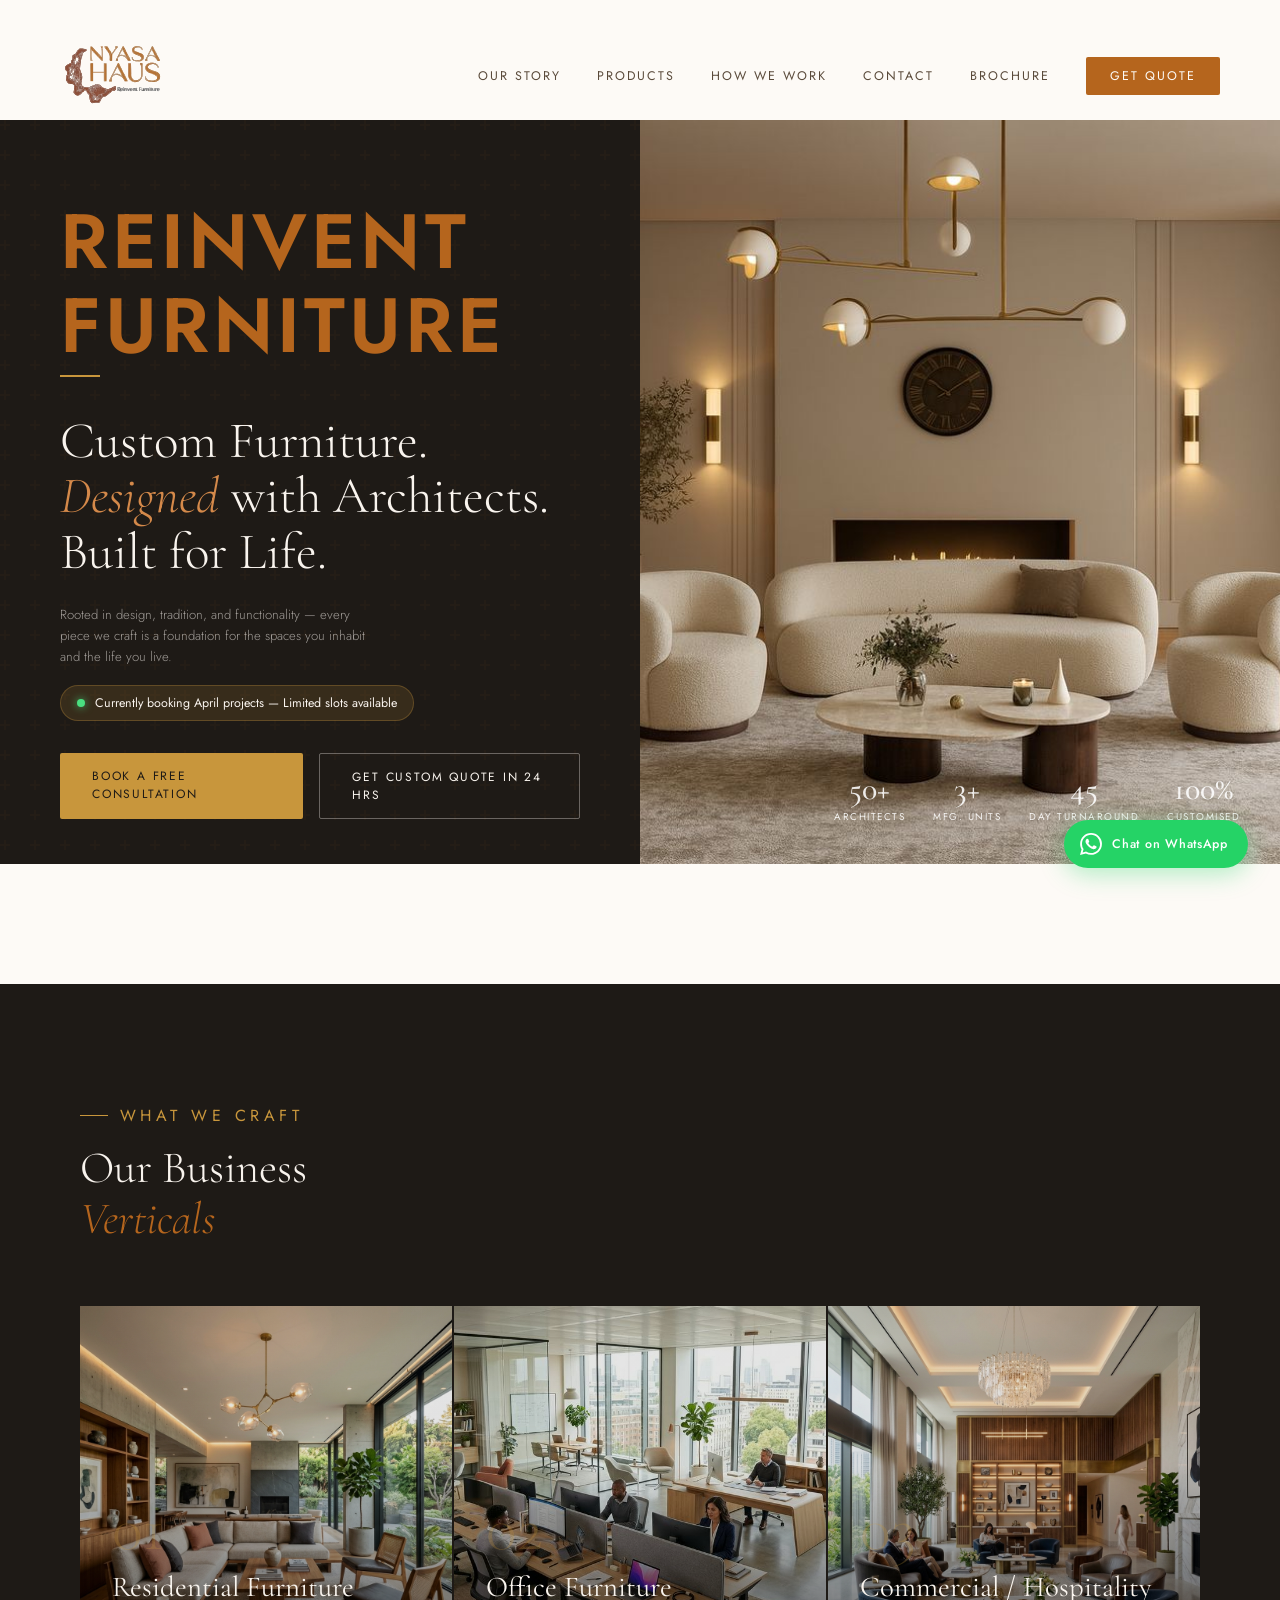
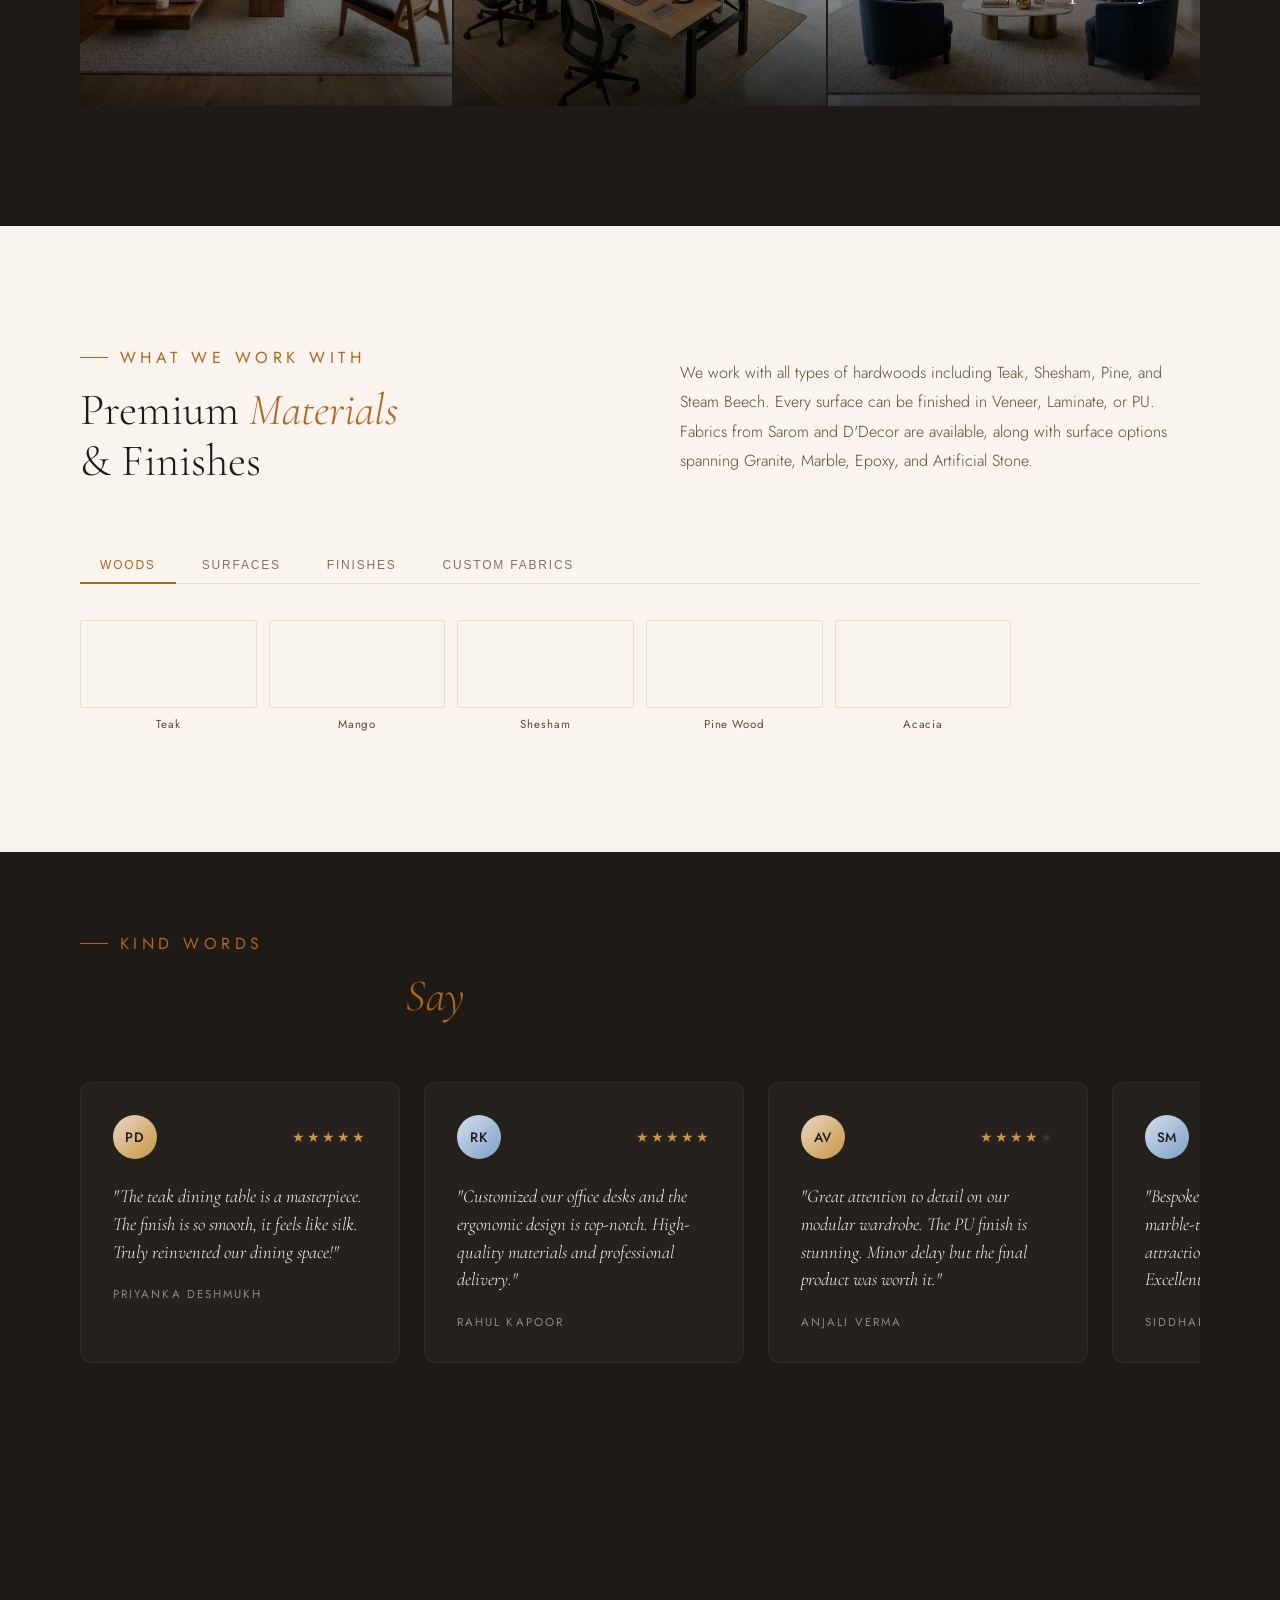
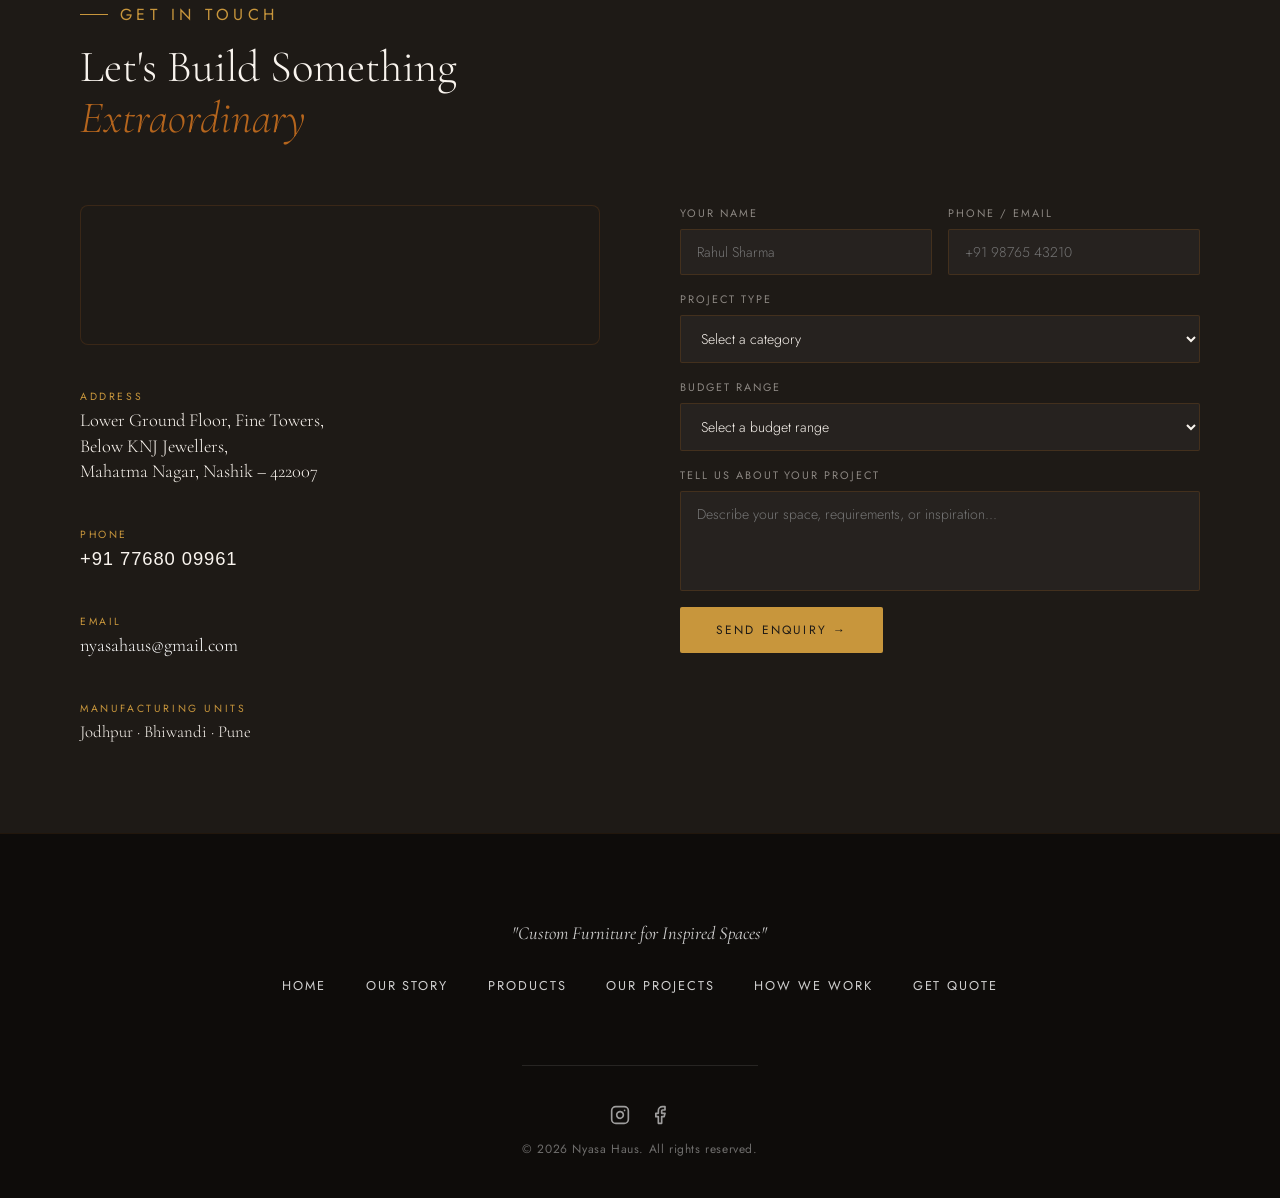
<file: index.html>
<!DOCTYPE html>
<html lang="en">

<head>
  <meta charset="UTF-8">
  <meta name="viewport" content="width=device-width, initial-scale=1.0">
  <title>Nyasa Haus — Custom Furniture in Nashik | Premium Sofas, Chairs & Tables</title>
  <meta name="description"
    content="Nyasa Haus: The premier custom furniture manufacturer in Nashik. Handcrafted sofas, luxury chairs, and bespoke dining tables designed to reinvent your inspired living spaces.">
  <meta name="keywords"
    content="Nyasa Haus, custom furniture Nashik, luxury sofas, designer chairs, dining table manufacturer, handcrafted furniture India, bespoke interiors">
  <link rel="icon" type="image/svg+xml" href="nysa_logo.svg">
  <!-- Structured Data for Local SEO -->
  <script type="application/ld+json">
  {
    "@context": "https://schema.org",
    "@type": "FurnitureStore",
    "name": "Nyasa Haus",
    "image": "https://nyasahaus.com/nysa_logo.svg",
    "@id": "https://nyasahaus.com",
    "url": "https://nyasahaus.com",
    "telephone": "+91 77680 09961",
    "address": {
      "@type": "PostalAddress",
      "streetAddress": "Lower Ground Floor, Fine Towers, Below KNJ Jewellers, Mahatma Nagar",
      "addressLocality": "Nashik",
      "postalCode": "422005",
      "addressCountry": "IN"
    },
    "openingHoursSpecification": {
      "@type": "OpeningHoursSpecification",
      "dayOfWeek": [
        "Monday",
        "Tuesday",
        "Wednesday",
        "Thursday",
        "Friday",
        "Saturday"
      ],
      "opens": "10:30",
      "closes": "20:00"
    },
    "sameAs": [
      "https://www.facebook.com/profile.php?id=61576452822182",
      "http://instagram.com/nyasa.haus"
    ]
  }
  </script>
  <link
    href="https://fonts.googleapis.com/css2?family=Cormorant+Garamond:ital,wght@0,300;0,400;0,500;0,600;1,300;1,400&family=Jost:wght@300;400;500&display=swap"
    rel="stylesheet">
  <link rel="stylesheet" href="style.css">
</head>

<body>



  <!-- ── NAV ── -->
  <nav id="nav">
    <a href="index.html" class="nav-logo"><img src="nysa_logo.svg" alt="Nyasa Haus Logo"></a>
    <ul class="nav-links">
      <li><a href="about.html">Our Story</a></li>
      <li><a href="products.html">Products</a></li>
      <!-- <li><a href="projects.html">Our Projects</a></li> -->
      <li><a href="how-we-work.html">How We Work</a></li>
      <li><a href="contact.html">Contact</a></li>
      <li><a href="https://drive.google.com/drive/u/0/folders/1VdUtVTle_fMXnNMbzQ4u52gij57N4GYP"
          target="_blank">Brochure</a></li>
      <li><a href="index.html#contact" class="nav-cta">Get Quote</a></li>
    </ul>

    <!-- Mobile Hamburger Toggle -->
    <div class="hamburger" id="hamburger" onclick="toggleMobileNav()">
      <span></span>
      <span></span>
      <span></span>
    </div>
  </nav>

  <!-- Mobile Overlay Menu -->
  <div class="mobile-nav-overlay" id="mobileNavOverlay">
    <div onclick="toggleMobileNav()"
      style="position: absolute; top: 20px; right: 25px; font-size: 3rem; color: var(--charcoal); cursor: pointer; line-height: 1; transition: transform 0.3s;"
      onmouseover="this.style.transform='rotate(90deg)'" onmouseout="this.style.transform='none'">&times;</div>
    <ul class="mobile-nav-links">
      <li><a href="about.html" onclick="toggleMobileNav()">Our Story</a></li>
      <li><a href="products.html" onclick="toggleMobileNav()">Products</a></li>
      <!-- <li><a href="projects.html" onclick="toggleMobileNav()">Our Projects</a></li> -->
      <li><a href="how-we-work.html" onclick="toggleMobileNav()">How We Work</a></li>
      <li><a href="contact.html" onclick="toggleMobileNav()">Contact</a></li>
      <li><a href="https://drive.google.com/drive/u/0/folders/1VdUtVTle_fMXnNMbzQ4u52gij57N4GYP" target="_blank"
          onclick="toggleMobileNav()">Brochure</a></li>
      <li><a href="index.html#contact" onclick="toggleMobileNav()" style="color: var(--gold); margin-top: 20px;">Get
          Quote</a></li>
    </ul>
    <div class="social-links mobile-socials">
      <a href="http://instagram.com/nyasa.haus" target="_blank" rel="noopener" class="social-icon"
        aria-label="Instagram">
        <svg xmlns="http://www.w3.org/2000/svg" viewBox="0 0 24 24" fill="none" stroke="currentColor" stroke-width="2"
          stroke-linecap="round" stroke-linejoin="round">
          <rect width="20" height="20" x="2" y="2" rx="5" ry="5" />
          <path d="M16 11.37A4 4 0 1 1 12.63 8 4 4 0 0 1 16 11.37z" />
          <line x1="17.5" x2="17.51" y1="6.5" y2="6.5" />
        </svg>
      </a>
      <a href="https://www.facebook.com/profile.php?id=61576452822182" target="_blank" rel="noopener"
        class="social-icon" aria-label="Facebook">
        <svg xmlns="http://www.w3.org/2000/svg" viewBox="0 0 24 24" fill="none" stroke="currentColor" stroke-width="2"
          stroke-linecap="round" stroke-linejoin="round">
          <path d="M18 2h-3a5 5 0 0 0-5 5v3H7v4h3v8h4v-8h3l1-4h-4V7a1 1 0 0 1 1-1h3z" />
        </svg>
      </a>
    </div>
  </div>

  <!-- ── HERO ── -->
  <section id="hero">
    <div class="hero-left">
      <div class="hero-tagline">Reinvent Furniture</div>
      <h1 class="hero-headline" style="margin-top: 20px;">
        Custom Furniture.<br><em>Designed</em> with Architects.<br>Built for Life.
      </h1>
      <p class="hero-desc">
        Rooted in design, tradition, and functionality — every piece we craft is a foundation for the spaces you inhabit
        and the life you live.
      </p>
      <div class="hero-urgency">
        <span class="urgency-dot"></span> Currently booking April projects — Limited slots available
      </div>
      <div class="hero-buttons">
        <a href="#enquiry-form" class="btn-primary">Book a Free Consultation</a>
        <a href="#enquiry-form" class="btn-outline">Get Custom Quote in 24 Hrs</a>
      </div>
    </div>
    <div class="hero-right">
      <div class="hero-image-wrap">
        <img src="HOME_SOFA.jpeg" class="hero-static-image" alt="Luxury Custom Furniture">
      </div>
      <div class="hero-stats">
        <div class="hero-stat">
          <div class="hero-stat-num">50+</div>
          <div class="hero-stat-label">Architects</div>
        </div>
        <div class="hero-stat">
          <div class="hero-stat-num">3+</div>
          <div class="hero-stat-label">Mfg. Units</div>
        </div>
        <div class="hero-stat">
          <div class="hero-stat-num">45</div>
          <div class="hero-stat-label">Day Turnaround</div>
        </div>
        <div class="hero-stat">
          <div class="hero-stat-num">100%</div>
          <div class="hero-stat-label">Customised</div>
        </div>
      </div>
    </div>
  </section>




  <!-- ── CATEGORIES ── -->
  <section id="categories">
    <div class="container">
      <div class="section-label reveal">What We Craft</div>
      <h2 class="section-title reveal reveal-delay-1">Our Business<br><em>Verticals</em></h2>
      <div class="cat-grid reveal reveal-delay-2">
        <div class="cat-card" onclick="openCollection('residential')">
          <div class="cat-bg" style="background: url('residential_ai.png') center/cover no-repeat;"></div>
          <div class="cat-overlay">
            <div class="cat-num">01</div>
            <div class="cat-title">Residential Furniture</div>
            <div class="cat-desc">Dining sets, living room collections, bedroom furniture, and storage solutions crafted
              in real hardwood for homes that feel like sanctuaries.</div>
            <div class="cat-arrow">View Collection →</div>
          </div>
        </div>
        <div class="cat-card" onclick="openCollection('office')">
          <div class="cat-bg" style="background: url('office_demo.png') center/cover no-repeat;"></div>
          <div class="cat-overlay">
            <div class="cat-num">02</div>
            <div class="cat-title">Office Furniture</div>
            <div class="cat-desc">Modular workstations, conference tables, executive desks, cafeteria furniture, and
              complete storage systems for productive workplaces.</div>
            <div class="cat-arrow">View Collection →</div>
          </div>
        </div>
        <div class="cat-card" onclick="openCollection('commercial')">
          <div class="cat-bg" style="background: url('hospitality_ai.png') center/cover no-repeat;"></div>
          <div class="cat-overlay">
            <div class="cat-num">03</div>
            <div class="cat-title">Commercial / Hospitality</div>
            <div class="cat-desc">Hotel rooms, restaurant seating, lounge furniture, and bespoke hospitality collections
              that set the tone for memorable guest experiences.</div>
            <div class="cat-arrow">View Collection →</div>
          </div>
        </div>
      </div>
    </div>
  </section>

  <!-- ── MATERIALS ── -->
  <section id="materials">
    <div class="container">
      <div class="materials-intro">
        <div>
          <div class="section-label reveal">What We Work With</div>
          <h2 class="section-title reveal reveal-delay-1">Premium <em>Materials</em><br>& Finishes</h2>
        </div>
        <p class="reveal reveal-delay-2">
          We work with all types of hardwoods including Teak, Shesham, Pine, and Steam Beech. Every surface can be
          finished in Veneer, Laminate, or PU. Fabrics from Sarom and D'Decor are available, along with surface options
          spanning Granite, Marble, Epoxy, and Artificial Stone.
        </p>
      </div>
      <div class="reveal">
        <div class="mat-tabs">
          <button class="mat-tab active" onclick="showMat('wood', this)">Woods</button>
          <button class="mat-tab" onclick="showMat('surface', this)">Surfaces</button>
          <button class="mat-tab" onclick="showMat('finish', this)">Finishes</button>
          <button class="mat-tab" onclick="showMat('fabric', this)">Custom Fabrics</button>
        </div>
        <div class="mat-grid">
          <!-- WOOD -->
          <div class="mat-swatch visible" data-cat="wood">
            <div class="mat-swatch-color s-teak"></div>
            <div class="mat-swatch-name">Teak</div>
          </div>
          <div class="mat-swatch visible" data-cat="wood">
            <div class="mat-swatch-color s-mango"></div>
            <div class="mat-swatch-name">Mango</div>
          </div>
          <div class="mat-swatch visible" data-cat="wood">
            <div class="mat-swatch-color s-shesham"></div>
            <div class="mat-swatch-name">Shesham</div>
          </div>
          <div class="mat-swatch visible" data-cat="wood">
            <div class="mat-swatch-color s-mahogany"></div>
            <div class="mat-swatch-name">Pine Wood</div>
          </div>
          <div class="mat-swatch visible" data-cat="wood">
            <div class="mat-swatch-color s-acacia"></div>
            <div class="mat-swatch-name">Acacia</div>
          </div>

          <!-- SURFACE -->
          <div class="mat-swatch" data-cat="surface">
            <div class="mat-swatch-color s-black-granite"></div>
            <div class="mat-swatch-name">Black Granite</div>
          </div>
          <div class="mat-swatch" data-cat="surface">
            <div class="mat-swatch-color s-red-granite"></div>
            <div class="mat-swatch-name">Red Granite</div>
          </div>
          <div class="mat-swatch" data-cat="surface">
            <div class="mat-swatch-color s-brown-granite"></div>
            <div class="mat-swatch-name">Brown Granite</div>
          </div>
          <div class="mat-swatch" data-cat="surface">
            <div class="mat-swatch-color s-white-marble"></div>
            <div class="mat-swatch-name">White Marble</div>
          </div>
          <div class="mat-swatch" data-cat="surface">
            <div class="mat-swatch-color s-black-marble"></div>
            <div class="mat-swatch-name">Black Marble</div>
          </div>
          <div class="mat-swatch" data-cat="surface">
            <div class="mat-swatch-color s-epoxy"></div>
            <div class="mat-swatch-name">Epoxy</div>
          </div>
          <!-- FINISH -->
          <div class="mat-swatch" data-cat="finish">
            <div class="mat-swatch-color s-matte"></div>
            <div class="mat-swatch-name">Matte</div>
          </div>
          <div class="mat-swatch" data-cat="finish">
            <div class="mat-swatch-color s-glossy"></div>
            <div class="mat-swatch-name">Glossy</div>
          </div>
          <div class="mat-swatch" data-cat="finish">
            <div class="mat-swatch-color s-satin"></div>
            <div class="mat-swatch-name">Satin</div>
          </div>
          <div class="mat-swatch" data-cat="finish">
            <div class="mat-swatch-color s-lacquer"></div>
            <div class="mat-swatch-name">Lacquer</div>
          </div>
          <div class="mat-swatch" data-cat="finish">
            <div class="mat-swatch-color s-pu"></div>
            <div class="mat-swatch-name">PU Finish</div>
          </div>
          <div class="mat-swatch" data-cat="finish">
            <div class="mat-swatch-color s-antique"></div>
            <div class="mat-swatch-name">Antique</div>
          </div>
          <!-- FABRIC -->
          <div class="mat-swatch" data-cat="fabric">
            <div class="mat-swatch-color s-cotton"></div>
            <div class="mat-swatch-name">Cotton</div>
          </div>
          <div class="mat-swatch" data-cat="fabric">
            <div class="mat-swatch-color s-velvet"></div>
            <div class="mat-swatch-name">Velvet</div>
          </div>
          <div class="mat-swatch" data-cat="fabric">
            <div class="mat-swatch-color s-linen"></div>
            <div class="mat-swatch-name">Linen</div>
          </div>
          <div class="mat-swatch" data-cat="fabric">
            <div class="mat-swatch-color s-leather"></div>
            <div class="mat-swatch-name">Leather</div>
          </div>
          <div class="mat-swatch" data-cat="fabric">
            <div class="mat-swatch-color s-suede"></div>
            <div class="mat-swatch-name">Suede</div>
          </div>
          <div class="mat-swatch" data-cat="fabric">
            <div class="mat-swatch-color s-jute"></div>
            <div class="mat-swatch-name">Jute</div>
          </div>
        </div>
      </div>
    </div>
  </section>

  <!-- ── REVIEWS ── -->
  <section id="reviews">
    <div class="container">
      <div class="section-label reveal">Kind Words</div>
      <h2 class="section-title reveal reveal-delay-1">What Our Clients <em>Say</em></h2>
      <div class="reviews-scroll-container reveal reveal-delay-2">
        <div class="reviews-scroll">
          <!-- CARD 1 -->
          <div class="review-card">
            <div class="review-header">
              <div class="avatar f">PD</div>
              <div class="stars">★★★★★</div>
            </div>
            <p class="review-text">"The teak dining table is a masterpiece. The finish is so smooth, it feels like silk. Truly reinvented our dining space!"</p>
            <div class="reviewer-name">Priyanka Deshmukh</div>
          </div>
          <!-- CARD 2 -->
          <div class="review-card">
            <div class="review-header">
              <div class="avatar m">RK</div>
              <div class="stars">★★★★★</div>
            </div>
            <p class="review-text">"Customized our office desks and the ergonomic design is top-notch. High-quality materials and professional delivery."</p>
            <div class="reviewer-name">Rahul Kapoor</div>
          </div>
          <!-- CARD 3 -->
          <div class="review-card">
            <div class="review-header">
              <div class="avatar f">AV</div>
              <div class="stars">★★★★<span>★</span></div>
            </div>
            <p class="review-text">"Great attention to detail on our modular wardrobe. The PU finish is stunning. Minor delay but the final product was worth it."</p>
            <div class="reviewer-name">Anjali Verma</div>
          </div>
          <!-- CARD 4 -->
          <div class="review-card">
            <div class="review-header">
              <div class="avatar m">SM</div>
              <div class="stars">★★★★★</div>
            </div>
            <p class="review-text">"Bespoke luxury at its best. Their marble-top coffee table is the center of attraction in our living room now. Excellent craftsmanship."</p>
            <div class="reviewer-name">Siddharth Malhotra</div>
          </div>
          <!-- CARD 5 -->
          <div class="review-card">
            <div class="review-header">
              <div class="avatar f">SP</div>
              <div class="stars">★★★★<span>★</span></div>
            </div>
            <p class="review-text">"Best custom furniture in Nashik. They understood my vision perfectly and delivered exactly what I imagined for my bedroom."</p>
            <div class="reviewer-name">Sneha Patil</div>
          </div>
        </div>
      </div>
    </div>
  </section>

  <!-- ── CONTACT ── -->
  <section id="contact">
    <div class="container">
      <div class="section-label reveal">Get In Touch</div>
      <h2 class="section-title reveal reveal-delay-1">Let's Build Something<br><em>Extraordinary</em></h2>
      <div class="contact-grid">
        <div class="contact-info reveal reveal-delay-1">
          <div class="contact-map">
            <iframe src="https://www.google.com/maps/embed?pb=!1m18!1m12!1m3!1d3749.2095287411694!2d73.75414909999999!3d19.999718899999998!2m3!1f0!2f0!3f0!3m2!1i1024!2i768!4f13.1!3m3!1m2!1s0x3bddeb003c1aabaf%3A0xb7ff55ec6cd91473!2sNyasa%20Haus!5e0!3m2!1sen!2sin!4v1775241483139!5m2!1sen!2sin" style="border:0;" allowfullscreen="" loading="lazy" referrerpolicy="no-referrer-when-downgrade"></iframe>
          </div>
          <div class="contact-block">
            <div class="contact-block-label">Address</div>
            <div class="contact-block-value">Lower Ground Floor, Fine Towers,<br>Below KNJ Jewellers,<br>Mahatma Nagar,
              Nashik – 422007</div>
          </div>
          <div class="contact-block">
            <div class="contact-block-label">Phone</div>
            <div class="contact-block-value"
              style="white-space: nowrap; font-family: 'Helvetica Neue', Arial, sans-serif; font-size: 1.15rem; letter-spacing: 0.05em;">
              +91 77680 09961</div>
          </div>
          <div class="contact-block">
            <div class="contact-block-label">Email</div>
            <div class="contact-block-value"><a href="mailto:nyasahaus@gmail.com"
                style="color: white; text-decoration: none;">nyasahaus@gmail.com</a></div>
          </div>
          <div class="contact-block">
            <div class="contact-block-label">Manufacturing Units</div>
            <div class="contact-block-value" style="font-size:1.05rem;">Jodhpur · Bhiwandi · Pune</div>
          </div>
        </div>
        <div id="enquiry-form" class="contact-form reveal reveal-delay-2">
          <div class="form-row">
            <div class="form-group">
              <label>Your Name</label>
              <input type="text" id="fName" placeholder="Rahul Sharma" required>
            </div>
            <div class="form-group">
              <label>Phone / Email</label>
              <input type="text" id="fContact" placeholder="+91 98765 43210" required>
            </div>
          </div>
          <div class="form-group">
            <label>Project Type</label>
            <select id="fCategory">
              <option value="">Select a category</option>
              <option>Residential Furniture</option>
              <option>Office Furniture</option>
              <option>Commercial / Hospitality</option>
              <option>Modular Furniture</option>
            </select>
          </div>
          <div class="form-group">
            <label>Budget Range</label>
            <select id="fBudget">
              <option value="">Select a budget range</option>
              <option>Under ₹50,000</option>
              <option>₹50,000 - ₹1,00,000</option>
              <option>₹1,00,000 - ₹5,00,000</option>
              <option>₹5,00,000+</option>
            </select>
          </div>
          <div class="form-group">
            <label>Tell us about your project</label>
            <textarea id="fMessage" placeholder="Describe your space, requirements, or inspiration..."></textarea>
          </div>
          <div id="formStatus" class="form-status" style="display:none;"></div>
          <button id="submitBtn" class="form-submit" onclick="handleSubmit(event)">Send Enquiry →</button>
        </div>
      </div>
    </div>
  </section>

  <!-- ── IMAGE COLLECTION MODAL ── -->
  <div id="collection-modal">
    <div class="modal-content">
      <div class="modal-close" onclick="closeCollection()">&times;</div>
      <div class="modal-header">
        <h3 id="modal-title" class="modal-title">Collection</h3>
      </div>
      <div id="modal-gallery" class="modal-gallery">
        <!-- Images injected via JS -->
      </div>
      <div style="text-align: center; margin-top: 40px;">
        <button class="btn-primary" onclick="closeCollection()"
          style="padding: 12px 36px; border-radius: 30px; font-size: 0.8rem; cursor: pointer;">Close Gallery</button>
      </div>
    </div>
  </div>


  <!-- ── WHATSAPP FLOAT ── -->
  <a href="https://wa.me/917798900022?text=Hi%20Nyasa%20Haus%2C%20I%27d%20like%20to%20enquire%20about%20custom%20furniture."
    class="wa-float" target="_blank" rel="noopener" aria-label="Chat on WhatsApp">
    <svg viewBox="0 0 24 24" fill="currentColor" xmlns="http://www.w3.org/2000/svg">
      <path
        d="M17.472 14.382c-.297-.149-1.758-.867-2.03-.967-.273-.099-.471-.148-.67.15-.197.297-.767.966-.94 1.164-.173.199-.347.223-.644.075-.297-.15-1.255-.463-2.39-1.475-.883-.788-1.48-1.761-1.653-2.059-.173-.297-.018-.458.13-.606.134-.133.298-.347.446-.52.149-.174.198-.298.298-.497.099-.198.05-.371-.025-.52-.075-.149-.669-1.612-.916-2.207-.242-.579-.487-.5-.669-.51-.173-.008-.371-.01-.57-.01-.198 0-.52.074-.792.372-.272.297-1.04 1.016-1.04 2.479 0 1.462 1.065 2.875 1.213 3.074.149.198 2.096 3.2 5.077 4.487.709.306 1.262.489 1.694.625.712.227 1.36.195 1.871.118.571-.085 1.758-.719 2.006-1.413.248-.694.248-1.289.173-1.413-.074-.124-.272-.198-.57-.347m-5.421 7.403h-.004a9.87 9.87 0 01-5.031-1.378l-.361-.214-3.741.982.998-3.648-.235-.374a9.86 9.86 0 01-1.51-5.26c.001-5.45 4.436-9.884 9.888-9.884 2.64 0 5.122 1.03 6.988 2.898a9.825 9.825 0 012.893 6.994c-.003 5.45-4.437 9.884-9.885 9.884m8.413-18.297A11.815 11.815 0 0012.05 0C5.495 0 .16 5.335.157 11.892c0 2.096.547 4.142 1.588 5.945L.057 24l6.305-1.654a11.882 11.882 0 005.683 1.448h.005c6.554 0 11.89-5.335 11.893-11.893a11.821 11.821 0 00-3.48-8.413z" />
    </svg>
    <span class="wa-text">Chat on WhatsApp</span>
  </a>

  <!-- ── FOOTER ── -->
  <footer>
    <div class="footer-content"
      style="display: flex; flex-direction: column; align-items: center; justify-content: center; max-width: 1240px; margin: 0 auto; padding: 0 60px 20px; text-align: center; gap: 32px;">
      <div class="footer-left">
        <!-- Logo removed as requested -->
        <div class="footer-tagline" style="margin-top: 8px; font-size: 1.15rem; color: rgba(255,255,255,0.8);">"Custom
          Furniture for Inspired Spaces"</div>
      </div>
      <div class="footer-links" style="display: flex; gap: 40px; flex-wrap: wrap; justify-content: center;">
        <a href="index.html"
          style="color: rgba(255,255,255,0.8); text-decoration: none; font-size: 0.8rem; letter-spacing: 0.15em; text-transform: uppercase; transition: color 0.3s;"
          onmouseover="this.style.color='var(--gold)'" onmouseout="this.style.color='rgba(255,255,255,0.8)'">Home</a>
        <a href="about.html"
          style="color: rgba(255,255,255,0.8); text-decoration: none; font-size: 0.8rem; letter-spacing: 0.15em; text-transform: uppercase; transition: color 0.3s;"
          onmouseover="this.style.color='var(--gold)'" onmouseout="this.style.color='rgba(255,255,255,0.8)'">Our
          Story</a>
        <a href="products.html"
          style="color: rgba(255,255,255,0.8); text-decoration: none; font-size: 0.8rem; letter-spacing: 0.15em; text-transform: uppercase; transition: color 0.3s;"
          onmouseover="this.style.color='var(--gold)'"
          onmouseout="this.style.color='rgba(255,255,255,0.8)'">Products</a>
        <a href="projects.html"
          style="color: rgba(255,255,255,0.8); text-decoration: none; font-size: 0.8rem; letter-spacing: 0.15em; text-transform: uppercase; transition: color 0.3s;"
          onmouseover="this.style.color='var(--gold)'" onmouseout="this.style.color='rgba(255,255,255,0.8)'">Our
          Projects</a>
        <a href="how-we-work.html"
          style="color: rgba(255,255,255,0.8); text-decoration: none; font-size: 0.8rem; letter-spacing: 0.15em; text-transform: uppercase; transition: color 0.3s;"
          onmouseover="this.style.color='var(--gold)'" onmouseout="this.style.color='rgba(255,255,255,0.8)'">How We
          Work</a>
        <a href="index.html#contact"
          style="color: rgba(255,255,255,0.8); text-decoration: none; font-size: 0.8rem; letter-spacing: 0.15em; text-transform: uppercase; transition: color 0.3s;"
          onmouseover="this.style.color='var(--gold)'" onmouseout="this.style.color='rgba(255,255,255,0.8)'">Get
          Quote</a>
      </div>
    </div>
    <div class="footer-bottom"
      style="text-align: center; padding-top: 24px; border-top: 1px solid rgba(255,255,255,0.1); margin-top: 10px; display: flex; flex-direction: column; align-items: center; gap: 15px;">
      <div class="social-links footer-socials">
        <a href="http://instagram.com/nyasa.haus" target="_blank" rel="noopener" class="social-icon"
          aria-label="Instagram">
          <svg xmlns="http://www.w3.org/2000/svg" viewBox="0 0 24 24" fill="none" stroke="currentColor" stroke-width="2"
            stroke-linecap="round" stroke-linejoin="round">
            <rect width="20" height="20" x="2" y="2" rx="5" ry="5" />
            <path d="M16 11.37A4 4 0 1 1 12.63 8 4 4 0 0 1 16 11.37z" />
            <line x1="17.5" x2="17.51" y1="6.5" y2="6.5" />
          </svg>
        </a>
        <a href="https://www.facebook.com/profile.php?id=61576452822182" target="_blank" rel="noopener"
          class="social-icon" aria-label="Facebook">
          <svg xmlns="http://www.w3.org/2000/svg" viewBox="0 0 24 24" fill="none" stroke="currentColor" stroke-width="2"
            stroke-linecap="round" stroke-linejoin="round">
            <path d="M18 2h-3a5 5 0 0 0-5 5v3H7v4h3v8h4v-8h3l1-4h-4V7a1 1 0 0 1 1-1h3z" />
          </svg>
        </a>
      </div>
      <div class="footer-copy" style="font-size: 0.75rem; color: rgba(255,255,255,0.4); letter-spacing: 0.05em;">© 2026
        Nyasa Haus. All rights reserved.</div>
    </div>
  </footer>

  <script src="script.js"></script>
</body>

</html>
</file>
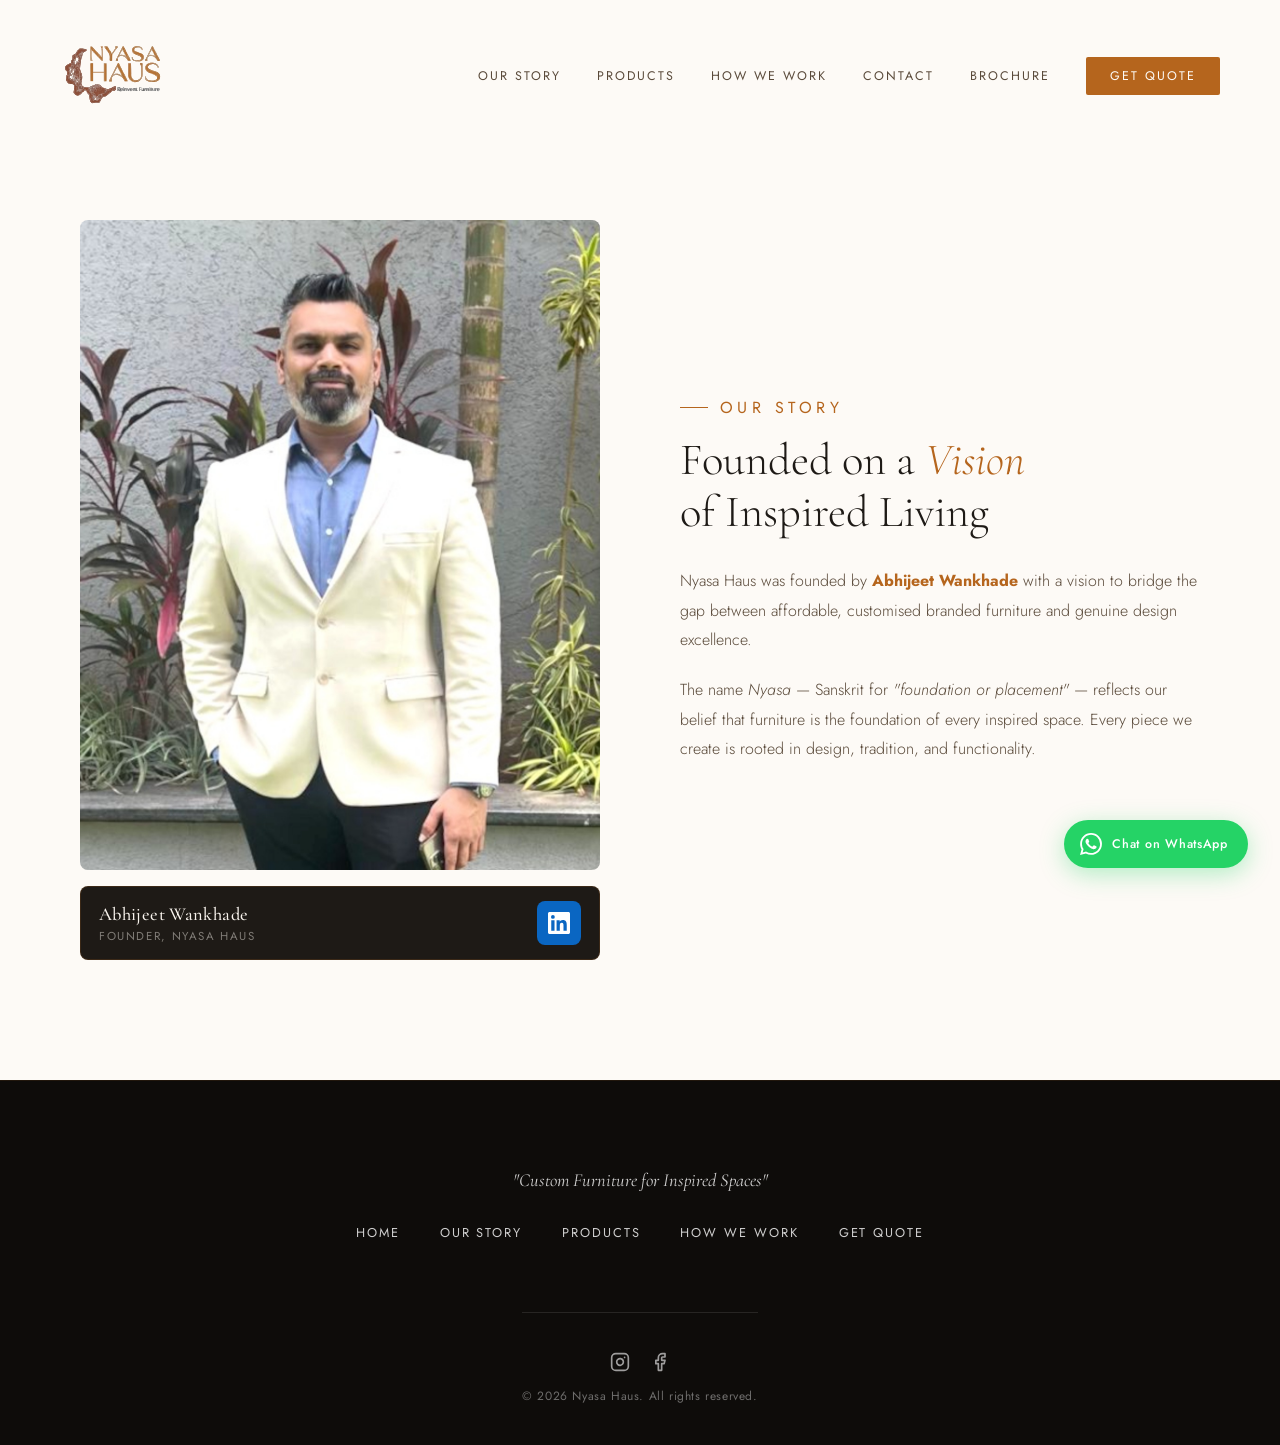
<file: about.html>
<!DOCTYPE html>
<html lang="en">

<head>
  <meta charset="UTF-8">
  <meta name="viewport" content="width=device-width, initial-scale=1.0">
  <title>Our Story — Nyasa Haus | Handcrafted Furniture Heritage</title>
  <meta name="description" content="Discover the vision behind Nyasa Haus. Learn how we blend traditional craftsmanship with modern design to create custom furniture that tells a story.">
  <meta name="keywords" content="Nyasa Haus story, furniture craftsmanship, artisan furniture Nashik, bespoke furniture design, furniture heritage">
  <link rel="icon" type="image/svg+xml" href="nysa_logo.svg">
  <link
    href="https://fonts.googleapis.com/css2?family=Cormorant+Garamond:ital,wght@0,300;0,400;0,500;0,600;1,300;1,400&family=Jost:wght@300;400;500&display=swap"
    rel="stylesheet">
  <link rel="stylesheet" href="style.css">
</head>

<body>



  <!-- ── NAV ── -->
  <nav id="nav">
    <a href="index.html" class="nav-logo"><img src="nysa_logo.svg" alt="Nyasa Haus Logo"></a>
    <ul class="nav-links">
      <li><a href="about.html">Our Story</a></li>
      <li><a href="products.html">Products</a></li>
      <!-- <li><a href="projects.html">Our Projects</a></li> -->
      <li><a href="how-we-work.html">How We Work</a></li>
      <li><a href="contact.html">Contact</a></li>
      <li><a href="https://drive.google.com/drive/u/0/folders/1VdUtVTle_fMXnNMbzQ4u52gij57N4GYP"
          target="_blank">Brochure</a></li>
      <li><a href="contact.html" class="nav-cta">Get Quote</a></li>
    </ul>

    <!-- Mobile Hamburger Toggle -->
    <div class="hamburger" id="hamburger" onclick="toggleMobileNav()">
      <span></span>
      <span></span>
      <span></span>
    </div>
  </nav>

  <!-- Mobile Overlay Menu -->
  <div class="mobile-nav-overlay" id="mobileNavOverlay">
    <div onclick="toggleMobileNav()"
      style="position: absolute; top: 20px; right: 25px; font-size: 3rem; color: var(--charcoal); cursor: pointer; line-height: 1; transition: transform 0.3s;"
      onmouseover="this.style.transform='rotate(90deg)'" onmouseout="this.style.transform='none'">&times;</div>
    <ul class="mobile-nav-links">
      <li><a href="about.html" onclick="toggleMobileNav()">Our Story</a></li>
      <li><a href="products.html" onclick="toggleMobileNav()">Products</a></li>
      <!-- <li><a href="projects.html" onclick="toggleMobileNav()">Our Projects</a></li> -->
      <li><a href="how-we-work.html" onclick="toggleMobileNav()">How We Work</a></li>
      <li><a href="contact.html" onclick="toggleMobileNav()">Contact</a></li>
      <li><a href="https://drive.google.com/drive/u/0/folders/1VdUtVTle_fMXnNMbzQ4u52gij57N4GYP" target="_blank"
          onclick="toggleMobileNav()">Brochure</a></li>
      <li><a href="contact.html" onclick="toggleMobileNav()" style="color: var(--gold); margin-top: 20px;">Get Quote</a>
      </li>
    </ul>
    <div class="social-links mobile-socials">
      <a href="http://instagram.com/nyasa.haus" target="_blank" rel="noopener" class="social-icon" aria-label="Instagram">
        <svg xmlns="http://www.w3.org/2000/svg" viewBox="0 0 24 24" fill="none" stroke="currentColor" stroke-width="2" stroke-linecap="round" stroke-linejoin="round"><rect width="20" height="20" x="2" y="2" rx="5" ry="5"/><path d="M16 11.37A4 4 0 1 1 12.63 8 4 4 0 0 1 16 11.37z"/><line x1="17.5" x2="17.51" y1="6.5" y2="6.5"/></svg>
      </a>
      <a href="https://www.facebook.com/profile.php?id=61576452822182" target="_blank" rel="noopener" class="social-icon" aria-label="Facebook">
        <svg xmlns="http://www.w3.org/2000/svg" viewBox="0 0 24 24" fill="none" stroke="currentColor" stroke-width="2" stroke-linecap="round" stroke-linejoin="round"><path d="M18 2h-3a5 5 0 0 0-5 5v3H7v4h3v8h4v-8h3l1-4h-4V7a1 1 0 0 1 1-1h3z"/></svg>
      </a>
    </div>
  </div>


  <!-- ── ABOUT PAGE ── -->
  <section id="about" style="padding-top: 150px;">
    <div class="container">
      <div class="about-grid">
        <div class="about-visual reveal">
          <!-- Founder photo area -->
          <div class="founder-photo-wrap">
            <img src="abhijeet_pic.jpeg" alt="Founder - Abhijeet Wankhade" class="founder-photo">
          </div>
          <!-- Founder name + LinkedIn badge -->
          <a href="https://www.linkedin.com/in/abhijeet-wankhade-3778001b/" target="_blank" rel="noopener"
            class="founder-badge">
            <div class="founder-badge-info">
              <span class="founder-badge-name">Abhijeet Wankhade</span>
              <span class="founder-badge-title">Founder, Nyasa Haus</span>
            </div>
            <div class="founder-badge-li">
              <svg xmlns="http://www.w3.org/2000/svg" viewBox="0 0 24 24" fill="currentColor" width="22" height="22">
                <path
                  d="M20.447 20.452h-3.554v-5.569c0-1.328-.027-3.037-1.852-3.037-1.853 0-2.136 1.445-2.136 2.939v5.667H9.351V9h3.414v1.561h.046c.477-.9 1.637-1.85 3.37-1.85 3.601 0 4.267 2.37 4.267 5.455v6.286zM5.337 7.433a2.062 2.062 0 01-2.063-2.065 2.064 2.064 0 112.063 2.065zm1.782 13.019H3.555V9h3.564v11.452zM22.225 0H1.771C.792 0 0 .774 0 1.729v20.542C0 23.227.792 24 1.771 24h20.451C23.2 24 24 23.227 24 22.271V1.729C24 .774 23.2 0 22.222 0h.003z" />
              </svg>
            </div>
          </a>
        </div>
        <div class="about-text">
          <div class="section-label reveal">Our Story</div>
          <h2 class="section-title reveal reveal-delay-1">
            Founded on a <em>Vision</em><br>of Inspired Living
          </h2>
          <div class="reveal reveal-delay-2" style="margin-top:28px;">
            <p>Nyasa Haus was founded by <a href="https://www.linkedin.com/in/abhijeet-wankhade-3778001b/"
                target="_blank" style="color:var(--teak); text-decoration:none;"><strong>Abhijeet Wankhade</strong></a>
              with a vision to
              bridge the gap between affordable, customised branded furniture and genuine design excellence.</p>
            <p>The name <em>Nyasa</em> — Sanskrit for <em>"foundation or placement"</em> — reflects our belief that
              furniture is the foundation of every inspired space. Every piece we create is rooted in design, tradition,
              and functionality.</p>
          </div>
        </div>
      </div>
    </div>
  </section>
  <!-- ── WHATSAPP FLOAT ── -->
  <a href="https://wa.me/917798900022?text=Hi%20Nyasa%20Haus%2C%20I%27d%20like%20to%20enquire%20about%20custom%20furniture."
    class="wa-float" target="_blank" rel="noopener" aria-label="Chat on WhatsApp">
    <svg viewBox="0 0 24 24" fill="currentColor" xmlns="http://www.w3.org/2000/svg">
      <path
        d="M17.472 14.382c-.297-.149-1.758-.867-2.03-.967-.273-.099-.471-.148-.67.15-.197.297-.767.966-.94 1.164-.173.199-.347.223-.644.075-.297-.15-1.255-.463-2.39-1.475-.883-.788-1.48-1.761-1.653-2.059-.173-.297-.018-.458.13-.606.134-.133.298-.347.446-.52.149-.174.198-.298.298-.497.099-.198.05-.371-.025-.52-.075-.149-.669-1.612-.916-2.207-.242-.579-.487-.5-.669-.51-.173-.008-.371-.01-.57-.01-.198 0-.52.074-.792.372-.272.297-1.04 1.016-1.04 2.479 0 1.462 1.065 2.875 1.213 3.074.149.198 2.096 3.2 5.077 4.487.709.306 1.262.489 1.694.625.712.227 1.36.195 1.871.118.571-.085 1.758-.719 2.006-1.413.248-.694.248-1.289.173-1.413-.074-.124-.272-.198-.57-.347m-5.421 7.403h-.004a9.87 9.87 0 01-5.031-1.378l-.361-.214-3.741.982.998-3.648-.235-.374a9.86 9.86 0 01-1.51-5.26c.001-5.45 4.436-9.884 9.888-9.884 2.64 0 5.122 1.03 6.988 2.898a9.825 9.825 0 012.893 6.994c-.003 5.45-4.437 9.884-9.885 9.884m8.413-18.297A11.815 11.815 0 0012.05 0C5.495 0 .16 5.335.157 11.892c0 2.096.547 4.142 1.588 5.945L.057 24l6.305-1.654a11.882 11.882 0 005.683 1.448h.005c6.554 0 11.89-5.335 11.893-11.893a11.821 11.821 0 00-3.48-8.413z" />
    </svg>
    <span class="wa-text">Chat on WhatsApp</span>
  </a>

  <!-- ── FOOTER ── -->
  <footer>
    <div class="footer-content"
      style="display: flex; flex-direction: column; align-items: center; justify-content: center; max-width: 1240px; margin: 0 auto; padding: 0 60px 20px; text-align: center; gap: 32px;">
      <div class="footer-left">
        <!-- Logo removed as requested -->
        <div class="footer-tagline" style="margin-top: 8px; font-size: 1.15rem; color: rgba(255,255,255,0.8);">"Custom
          Furniture for Inspired Spaces"</div>
      </div>
      <div class="footer-links" style="display: flex; gap: 40px; flex-wrap: wrap; justify-content: center;">
        <a href="index.html"
          style="color: rgba(255,255,255,0.8); text-decoration: none; font-size: 0.8rem; letter-spacing: 0.15em; text-transform: uppercase; transition: color 0.3s;"
          onmouseover="this.style.color='var(--gold)'" onmouseout="this.style.color='rgba(255,255,255,0.8)'">Home</a>
        <a href="about.html"
          style="color: rgba(255,255,255,0.8); text-decoration: none; font-size: 0.8rem; letter-spacing: 0.15em; text-transform: uppercase; transition: color 0.3s;"
          onmouseover="this.style.color='var(--gold)'" onmouseout="this.style.color='rgba(255,255,255,0.8)'">Our
          Story</a>
        <a href="products.html"
          style="color: rgba(255,255,255,0.8); text-decoration: none; font-size: 0.8rem; letter-spacing: 0.15em; text-transform: uppercase; transition: color 0.3s;"
          onmouseover="this.style.color='var(--gold)'"
          onmouseout="this.style.color='rgba(255,255,255,0.8)'">Products</a>
        <!-- <a href="projects.html" style="color: rgba(255,255,255,0.8); text-decoration: none; font-size: 0.8rem; letter-spacing: 0.15em; text-transform: uppercase; transition: color 0.3s;" onmouseover="this.style.color='var(--gold)'" onmouseout="this.style.color='rgba(255,255,255,0.8)'">Our Projects</a> -->
        <a href="how-we-work.html"
          style="color: rgba(255,255,255,0.8); text-decoration: none; font-size: 0.8rem; letter-spacing: 0.15em; text-transform: uppercase; transition: color 0.3s;"
          onmouseover="this.style.color='var(--gold)'" onmouseout="this.style.color='rgba(255,255,255,0.8)'">How We
          Work</a>
        <a href="index.html#contact"
          style="color: rgba(255,255,255,0.8); text-decoration: none; font-size: 0.8rem; letter-spacing: 0.15em; text-transform: uppercase; transition: color 0.3s;"
          onmouseover="this.style.color='var(--gold)'" onmouseout="this.style.color='rgba(255,255,255,0.8)'">Get
          Quote</a>
      </div>
    </div>
    <div class="footer-bottom"
      style="text-align: center; padding-top: 24px; border-top: 1px solid rgba(255,255,255,0.1); margin-top: 10px; display: flex; flex-direction: column; align-items: center; gap: 15px;">
      <div class="social-links footer-socials">
        <a href="http://instagram.com/nyasa.haus" target="_blank" rel="noopener" class="social-icon" aria-label="Instagram">
          <svg xmlns="http://www.w3.org/2000/svg" viewBox="0 0 24 24" fill="none" stroke="currentColor" stroke-width="2" stroke-linecap="round" stroke-linejoin="round"><rect width="20" height="20" x="2" y="2" rx="5" ry="5"/><path d="M16 11.37A4 4 0 1 1 12.63 8 4 4 0 0 1 16 11.37z"/><line x1="17.5" x2="17.51" y1="6.5" y2="6.5"/></svg>
        </a>
        <a href="https://www.facebook.com/profile.php?id=61576452822182" target="_blank" rel="noopener" class="social-icon" aria-label="Facebook">
          <svg xmlns="http://www.w3.org/2000/svg" viewBox="0 0 24 24" fill="none" stroke="currentColor" stroke-width="2" stroke-linecap="round" stroke-linejoin="round"><path d="M18 2h-3a5 5 0 0 0-5 5v3H7v4h3v8h4v-8h3l1-4h-4V7a1 1 0 0 1 1-1h3z"/></svg>
        </a>
      </div>
      <div class="footer-copy" style="font-size: 0.75rem; color: rgba(255,255,255,0.4); letter-spacing: 0.05em;">© 2026
        Nyasa Haus. All rights reserved.</div>
    </div>
  </footer>

  <script src="script.js"></script>
</body>

</html>
</file>
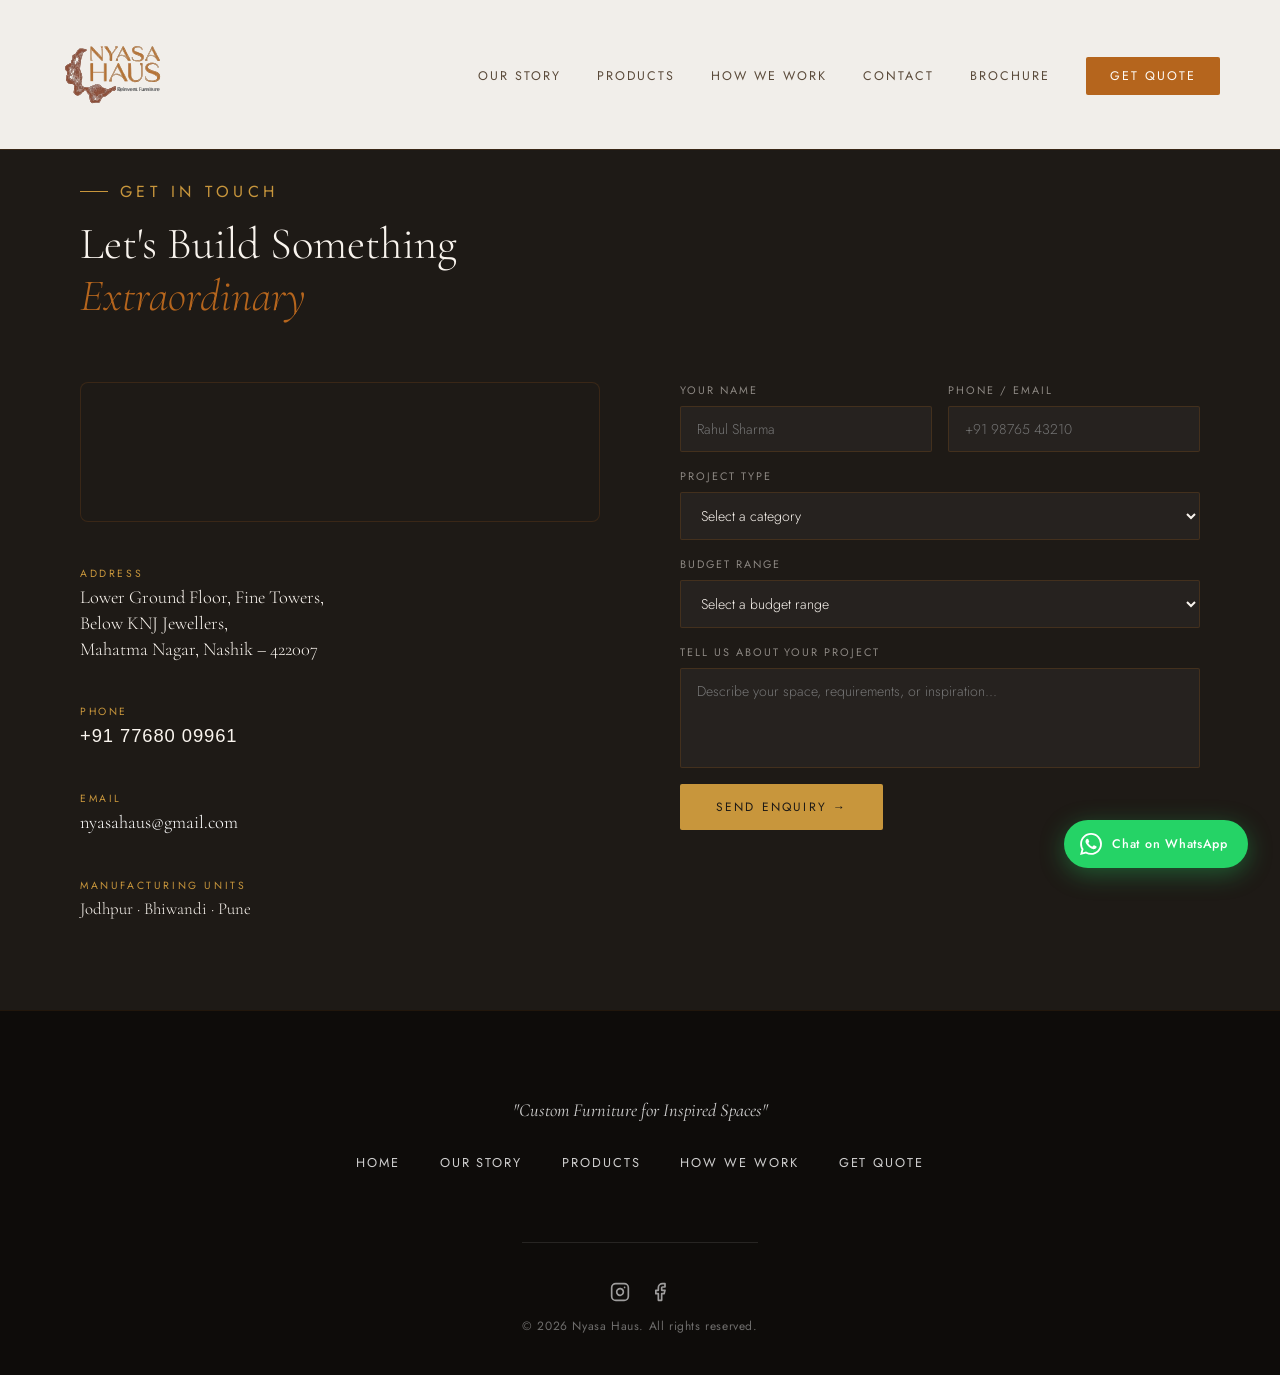
<file: contact.html>
<!DOCTYPE html>
<html lang="en">

<head>
  <meta charset="UTF-8">
  <meta name="viewport" content="width=device-width, initial-scale=1.0">
  <title>Contact Us — Nyasa Haus | Visit our Nashik Studio</title>
  <meta name="description"
    content="Ready to reinvent your space? Contact Nyasa Haus today for custom furniture enquiries. Visit our Nashik headquarters or reach out for a personalized quote.">
  <meta name="keywords"
    content="contact Nyasa Haus, furniture studio Nashik, furniture quote, custom furniture enquiry">
  <link rel="icon" type="image/svg+xml" href="nysa_logo.svg">
  <link
    href="https://fonts.googleapis.com/css2?family=Cormorant+Garamond:ital,wght@0,300;0,400;0,500;0,600;1,300;1,400&family=Jost:wght@300;400;500&display=swap"
    rel="stylesheet">
  <link rel="stylesheet" href="style.css">
</head>

<body class="page-contact">



  <!-- ── NAV ── -->
  <nav id="nav">
    <a href="index.html" class="nav-logo"><img src="nysa_logo.svg" alt="Nyasa Haus Logo"></a>
    <ul class="nav-links">
      <li><a href="about.html">Our Story</a></li>
      <li><a href="products.html">Products</a></li>
      <!-- <li><a href="projects.html">Our Projects</a></li> -->
      <li><a href="how-we-work.html">How We Work</a></li>
      <li><a href="contact.html">Contact</a></li>
      <li><a href="https://drive.google.com/drive/u/0/folders/1VdUtVTle_fMXnNMbzQ4u52gij57N4GYP"
          target="_blank">Brochure</a></li>
      <li><a href="contact.html" class="nav-cta">Get Quote</a></li>
    </ul>

    <!-- Mobile Hamburger Toggle -->
    <div class="hamburger" id="hamburger" onclick="toggleMobileNav()">
      <span></span>
      <span></span>
      <span></span>
    </div>
  </nav>

  <!-- Mobile Overlay Menu -->
  <div class="mobile-nav-overlay" id="mobileNavOverlay">
    <div onclick="toggleMobileNav()"
      style="position: absolute; top: 20px; right: 25px; font-size: 3rem; color: var(--charcoal); cursor: pointer; line-height: 1; transition: transform 0.3s;"
      onmouseover="this.style.transform='rotate(90deg)'" onmouseout="this.style.transform='none'">&times;</div>
    <ul class="mobile-nav-links">
      <li><a href="about.html" onclick="toggleMobileNav()">Our Story</a></li>
      <li><a href="products.html" onclick="toggleMobileNav()">Products</a></li>
      <!-- <li><a href="projects.html" onclick="toggleMobileNav()">Our Projects</a></li> -->
      <li><a href="how-we-work.html" onclick="toggleMobileNav()">How We Work</a></li>
      <li><a href="contact.html" onclick="toggleMobileNav()">Contact</a></li>
      <li><a href="https://drive.google.com/drive/u/0/folders/1VdUtVTle_fMXnNMbzQ4u52gij57N4GYP" target="_blank"
          onclick="toggleMobileNav()">Brochure</a></li>
      <li><a href="contact.html" onclick="toggleMobileNav()" style="color: var(--gold); margin-top: 20px;">Get
          Quote</a></li>
    </ul>
    <div class="social-links mobile-socials">
      <a href="http://instagram.com/nyasa.haus" target="_blank" rel="noopener" class="social-icon"
        aria-label="Instagram">
        <svg xmlns="http://www.w3.org/2000/svg" viewBox="0 0 24 24" fill="none" stroke="currentColor" stroke-width="2"
          stroke-linecap="round" stroke-linejoin="round">
          <rect width="20" height="20" x="2" y="2" rx="5" ry="5" />
          <path d="M16 11.37A4 4 0 1 1 12.63 8 4 4 0 0 1 16 11.37z" />
          <line x1="17.5" x2="17.51" y1="6.5" y2="6.5" />
        </svg>
      </a>
      <a href="https://www.facebook.com/profile.php?id=61576452822182" target="_blank" rel="noopener"
        class="social-icon" aria-label="Facebook">
        <svg xmlns="http://www.w3.org/2000/svg" viewBox="0 0 24 24" fill="none" stroke="currentColor" stroke-width="2"
          stroke-linecap="round" stroke-linejoin="round">
          <path d="M18 2h-3a5 5 0 0 0-5 5v3H7v4h3v8h4v-8h3l1-4h-4V7a1 1 0 0 1 1-1h3z" />
        </svg>
      </a>
    </div>
  </div>

  <!-- ── CONTACT ── -->
  <section id="contact" style="padding-top: 180px;">
    <div class="container">
      <div class="section-label reveal">Get In Touch</div>
      <h2 class="section-title reveal reveal-delay-1">Let's Build Something<br><em>Extraordinary</em></h2>
      <div class="contact-grid">
        <div class="contact-info reveal reveal-delay-1">
          <div class="contact-map">
            <iframe
              src="https://www.google.com/maps/embed?pb=!1m18!1m12!1m3!1d3749.2095287411694!2d73.75414909999999!3d19.999718899999998!2m3!1f0!2f0!3f0!3m2!1i1024!2i768!4f13.1!3m3!1m2!1s0x3bddeb003c1aabaf%3A0xb7ff55ec6cd91473!2sNyasa%20Haus!5e0!3m2!1sen!2sin!4v1775241483139!5m2!1sen!2sin"
              style="border:0;" allowfullscreen="" loading="lazy" referrerpolicy="no-referrer-when-downgrade"></iframe>
          </div>
          <div class="contact-block">
            <div class="contact-block-label">Address</div>
            <div class="contact-block-value">Lower Ground Floor, Fine Towers,<br>Below KNJ Jewellers,<br>Mahatma Nagar,
              Nashik – 422007</div>
          </div>
          <div class="contact-block">
            <div class="contact-block-label">Phone</div>
            <div class="contact-block-value"
              style="white-space: nowrap; font-family: 'Helvetica Neue', Arial, sans-serif; font-size: 1.15rem; letter-spacing: 0.05em;">
              +91 77680 09961</div>
          </div>
          <div class="contact-block">
            <div class="contact-block-label">Email</div>
            <div class="contact-block-value"><a href="mailto:nyasahaus@gmail.com"
                style="color: white; text-decoration: none;">nyasahaus@gmail.com</a></div>
          </div>
          <div class="contact-block">
            <div class="contact-block-label">Manufacturing Units</div>
            <div class="contact-block-value" style="font-size:1.05rem;">Jodhpur · Bhiwandi · Pune</div>
          </div>
        </div>
        <div id="enquiry-form" class="contact-form reveal reveal-delay-2">
          <div class="form-row">
            <div class="form-group">
              <label>Your Name</label>
              <input type="text" id="fName" placeholder="Rahul Sharma" required>
            </div>
            <div class="form-group">
              <label>Phone / Email</label>
              <input type="text" id="fContact" placeholder="+91 98765 43210" required>
            </div>
          </div>
          <div class="form-group">
            <label>Project Type</label>
            <select id="fCategory">
              <option value="">Select a category</option>
              <option>Residential Furniture</option>
              <option>Office Furniture</option>
              <option>Commercial / Hospitality</option>
              <option>Modular Furniture</option>
            </select>
          </div>
          <div class="form-group">
            <label>Budget Range</label>
            <select id="fBudget">
              <option value="">Select a budget range</option>
              <option>Under ₹50,000</option>
              <option>₹50,000 - ₹1,00,000</option>
              <option>₹1,00,000 - ₹5,00,000</option>
              <option>₹5,00,000+</option>
            </select>
          </div>
          <div class="form-group">
            <label>Tell us about your project</label>
            <textarea id="fMessage" placeholder="Describe your space, requirements, or inspiration..."></textarea>
          </div>
          <div id="formStatus" class="form-status" style="display:none;"></div>
          <button id="submitBtn" class="form-submit" onclick="handleSubmit(event)">Send Enquiry →</button>
        </div>
      </div>
    </div>
  </section><!-- ── WHATSAPP FLOAT ── -->
  <a href="https://wa.me/917798900022?text=Hi%20Nyasa%20Haus%2C%20I%27d%20like%20to%20enquire%20about%20custom%20furniture."
    class="wa-float" target="_blank" rel="noopener" aria-label="Chat on WhatsApp">
    <svg viewBox="0 0 24 24" fill="currentColor" xmlns="http://www.w3.org/2000/svg">
      <path
        d="M17.472 14.382c-.297-.149-1.758-.867-2.03-.967-.273-.099-.471-.148-.67.15-.197.297-.767.966-.94 1.164-.173.199-.347.223-.644.075-.297-.15-1.255-.463-2.39-1.475-.883-.788-1.48-1.761-1.653-2.059-.173-.297-.018-.458.13-.606.134-.133.298-.347.446-.52.149-.174.198-.298.298-.497.099-.198.05-.371-.025-.52-.075-.149-.669-1.612-.916-2.207-.242-.579-.487-.5-.669-.51-.173-.008-.371-.01-.57-.01-.198 0-.52.074-.792.372-.272.297-1.04 1.016-1.04 2.479 0 1.462 1.065 2.875 1.213 3.074.149.198 2.096 3.2 5.077 4.487.709.306 1.262.489 1.694.625.712.227 1.36.195 1.871.118.571-.085 1.758-.719 2.006-1.413.248-.694.248-1.289.173-1.413-.074-.124-.272-.198-.57-.347m-5.421 7.403h-.004a9.87 9.87 0 01-5.031-1.378l-.361-.214-3.741.982.998-3.648-.235-.374a9.86 9.86 0 01-1.51-5.26c.001-5.45 4.436-9.884 9.888-9.884 2.64 0 5.122 1.03 6.988 2.898a9.825 9.825 0 012.893 6.994c-.003 5.45-4.437 9.884-9.885 9.884m8.413-18.297A11.815 11.815 0 0012.05 0C5.495 0 .16 5.335.157 11.892c0 2.096.547 4.142 1.588 5.945L.057 24l6.305-1.654a11.882 11.882 0 005.683 1.448h.005c6.554 0 11.89-5.335 11.893-11.893a11.821 11.821 0 00-3.48-8.413z" />
    </svg>
    <span class="wa-text">Chat on WhatsApp</span>
  </a>

  <!-- ── FOOTER ── -->
  <footer>
    <div class="footer-content"
      style="display: flex; flex-direction: column; align-items: center; justify-content: center; max-width: 1240px; margin: 0 auto; padding: 0 60px 20px; text-align: center; gap: 32px;">
      <div class="footer-left">
        <!-- Logo removed as requested -->
        <div class="footer-tagline" style="margin-top: 8px; font-size: 1.15rem; color: rgba(255,255,255,0.8);">"Custom
          Furniture for Inspired Spaces"</div>
      </div>
      <div class="footer-links" style="display: flex; gap: 40px; flex-wrap: wrap; justify-content: center;">
        <a href="index.html"
          style="color: rgba(255,255,255,0.8); text-decoration: none; font-size: 0.8rem; letter-spacing: 0.15em; text-transform: uppercase; transition: color 0.3s;"
          onmouseover="this.style.color='var(--gold)'" onmouseout="this.style.color='rgba(255,255,255,0.8)'">Home</a>
        <a href="about.html"
          style="color: rgba(255,255,255,0.8); text-decoration: none; font-size: 0.8rem; letter-spacing: 0.15em; text-transform: uppercase; transition: color 0.3s;"
          onmouseover="this.style.color='var(--gold)'" onmouseout="this.style.color='rgba(255,255,255,0.8)'">Our
          Story</a>
        <a href="products.html"
          style="color: rgba(255,255,255,0.8); text-decoration: none; font-size: 0.8rem; letter-spacing: 0.15em; text-transform: uppercase; transition: color 0.3s;"
          onmouseover="this.style.color='var(--gold)'"
          onmouseout="this.style.color='rgba(255,255,255,0.8)'">Products</a>
        <!-- <a href="projects.html"
          style="color: rgba(255,255,255,0.8); text-decoration: none; font-size: 0.8rem; letter-spacing: 0.15em; text-transform: uppercase; transition: color 0.3s;"
          onmouseover="this.style.color='var(--gold)'"
          onmouseout="this.style.color='rgba(255,255,255,0.8)'">Our Projects</a> -->
        <a href="how-we-work.html"
          style="color: rgba(255,255,255,0.8); text-decoration: none; font-size: 0.8rem; letter-spacing: 0.15em; text-transform: uppercase; transition: color 0.3s;"
          onmouseover="this.style.color='var(--gold)'" onmouseout="this.style.color='rgba(255,255,255,0.8)'">How We
          Work</a>
        <a href="index.html#contact"
          style="color: rgba(255,255,255,0.8); text-decoration: none; font-size: 0.8rem; letter-spacing: 0.15em; text-transform: uppercase; transition: color 0.3s;"
          onmouseover="this.style.color='var(--gold)'" onmouseout="this.style.color='rgba(255,255,255,0.8)'">Get
          Quote</a>
      </div>
    </div>
    <div class="footer-bottom"
      style="text-align: center; padding-top: 24px; border-top: 1px solid rgba(255,255,255,0.1); margin-top: 10px; display: flex; flex-direction: column; align-items: center; gap: 15px;">
      <div class="social-links footer-socials">
        <a href="http://instagram.com/nyasa.haus" target="_blank" rel="noopener" class="social-icon"
          aria-label="Instagram">
          <svg xmlns="http://www.w3.org/2000/svg" viewBox="0 0 24 24" fill="none" stroke="currentColor" stroke-width="2"
            stroke-linecap="round" stroke-linejoin="round">
            <rect width="20" height="20" x="2" y="2" rx="5" ry="5" />
            <path d="M16 11.37A4 4 0 1 1 12.63 8 4 4 0 0 1 16 11.37z" />
            <line x1="17.5" x2="17.51" y1="6.5" y2="6.5" />
          </svg>
        </a>
        <a href="https://www.facebook.com/profile.php?id=61576452822182" target="_blank" rel="noopener"
          class="social-icon" aria-label="Facebook">
          <svg xmlns="http://www.w3.org/2000/svg" viewBox="0 0 24 24" fill="none" stroke="currentColor" stroke-width="2"
            stroke-linecap="round" stroke-linejoin="round">
            <path d="M18 2h-3a5 5 0 0 0-5 5v3H7v4h3v8h4v-8h3l1-4h-4V7a1 1 0 0 1 1-1h3z" />
          </svg>
        </a>
      </div>
      <div class="footer-copy" style="font-size: 0.75rem; color: rgba(255,255,255,0.4); letter-spacing: 0.05em;">© 2026
        Nyasa Haus. All rights reserved.</div>
    </div>
  </footer>

  <script src="script.js"></script>
</body>

</html>
</file>
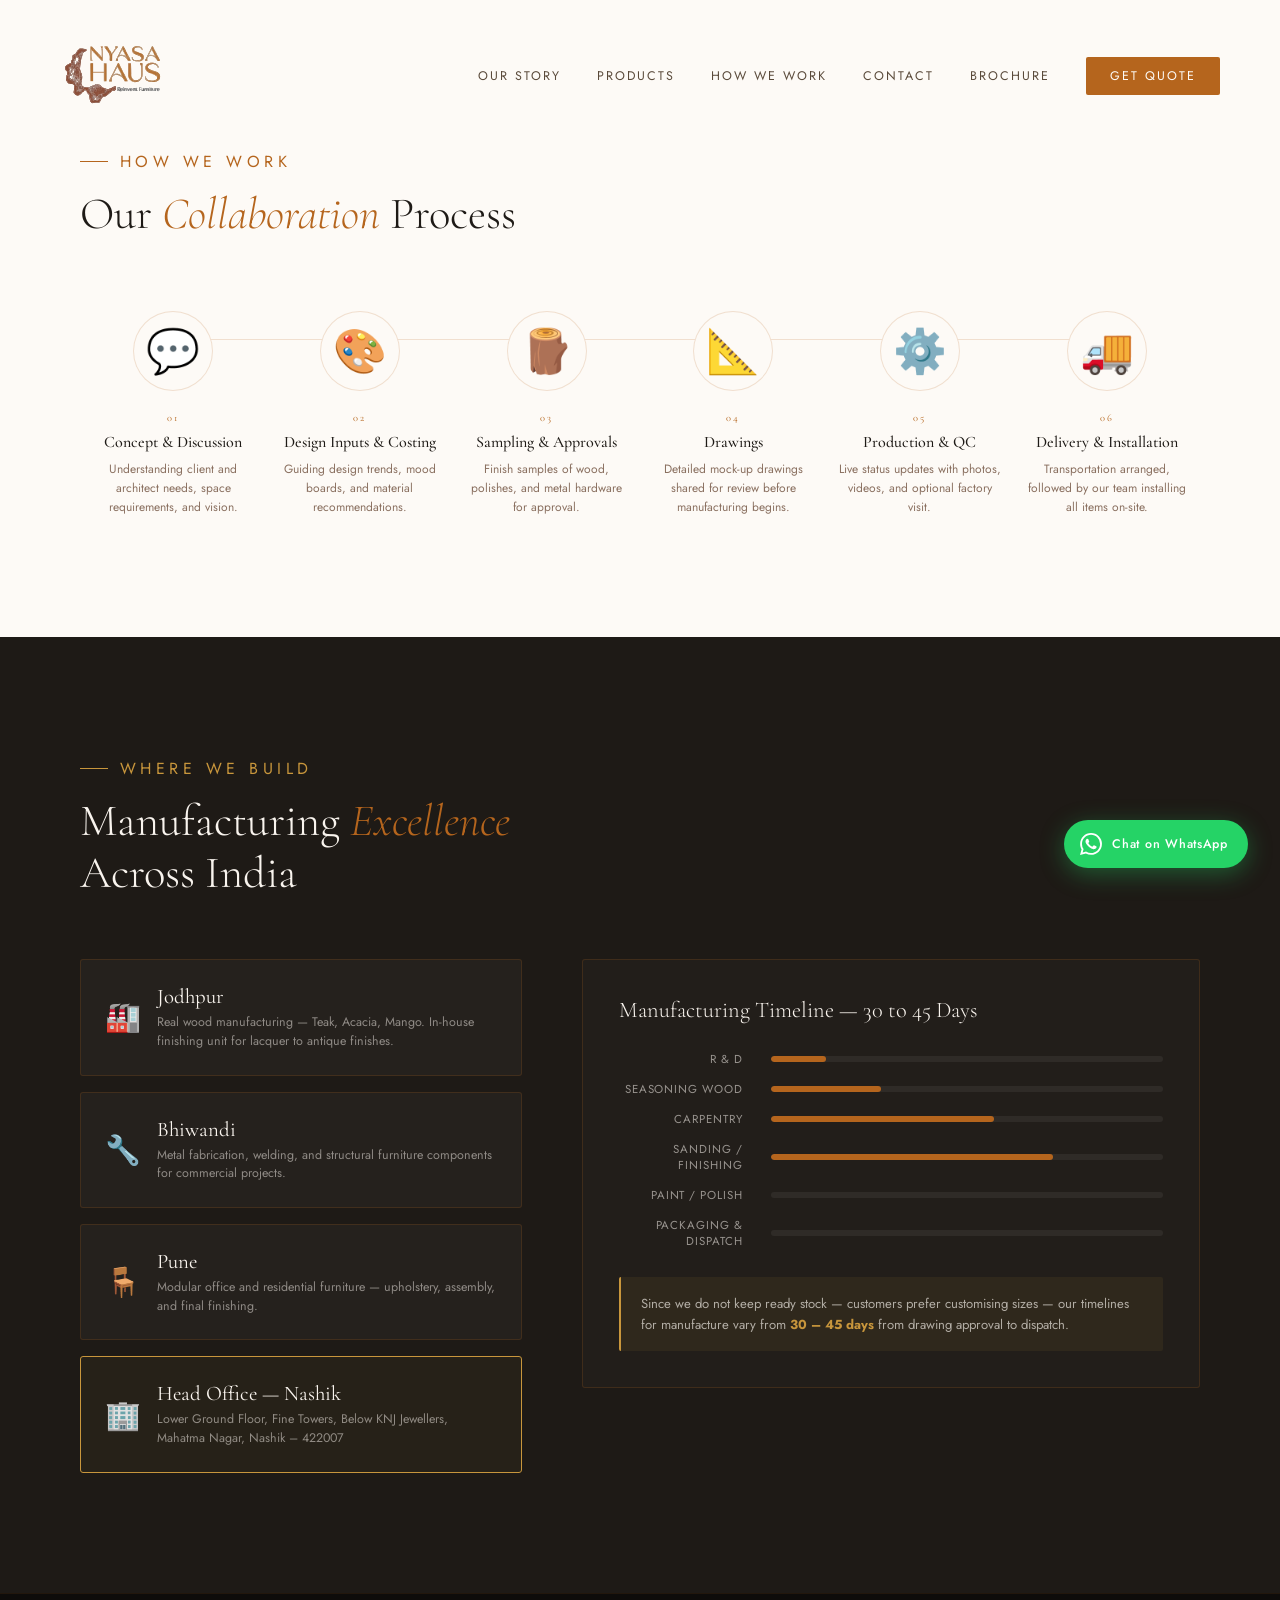
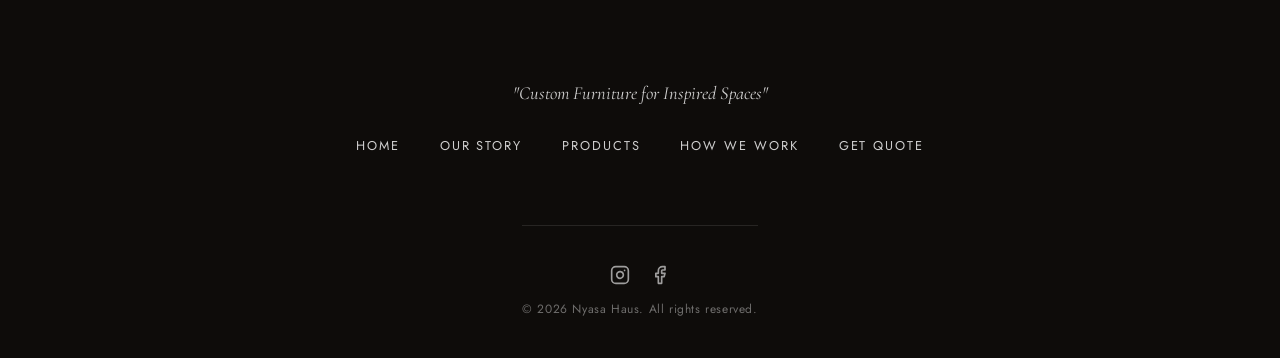
<file: how-we-work.html>
<!DOCTYPE html>
<html lang="en">

<head>
  <meta charset="UTF-8">
  <meta name="viewport" content="width=device-width, initial-scale=1.0">
  <title>Our Process — Nyasa Haus | Custom Furniture Manufacturing</title>
  <meta name="description" content="Discover how we bring your vision to life. From initial concepts and material selection to production and installation, explore the Nyasa Haus collaboration process.">
  <meta name="keywords" content="furniture manufacturing process, custom furniture design, artisanal furniture production, furniture installation Nashik">
  <link rel="icon" type="image/svg+xml" href="nysa_logo.svg">
  <link
    href="https://fonts.googleapis.com/css2?family=Cormorant+Garamond:ital,wght@0,300;0,400;0,500;0,600;1,300;1,400&family=Jost:wght@300;400;500&display=swap"
    rel="stylesheet">
  <link rel="stylesheet" href="style.css">
</head>

<body>



  <!-- ── NAV ── -->
  <nav id="nav">
    <a href="index.html" class="nav-logo"><img src="nysa_logo.svg" alt="Nyasa Haus Logo"></a>
    <ul class="nav-links">
      <li><a href="about.html">Our Story</a></li>
      <li><a href="products.html">Products</a></li>
      <!-- <li><a href="projects.html">Our Projects</a></li> -->
      <li><a href="how-we-work.html">How We Work</a></li>
      <li><a href="contact.html">Contact</a></li>
      <li><a href="https://drive.google.com/drive/u/0/folders/1VdUtVTle_fMXnNMbzQ4u52gij57N4GYP" target="_blank">Brochure</a></li>
      <li><a href="contact.html" class="nav-cta">Get Quote</a></li>
    </ul>

    <!-- Mobile Hamburger Toggle -->
    <div class="hamburger" id="hamburger" onclick="toggleMobileNav()">
      <span></span>
      <span></span>
      <span></span>
    </div>
  </nav>

  <!-- Mobile Overlay Menu -->
  <div class="mobile-nav-overlay" id="mobileNavOverlay">
    <div onclick="toggleMobileNav()"
      style="position: absolute; top: 20px; right: 25px; font-size: 3rem; color: var(--charcoal); cursor: pointer; line-height: 1; transition: transform 0.3s;"
      onmouseover="this.style.transform='rotate(90deg)'" onmouseout="this.style.transform='none'">&times;</div>
    <ul class="mobile-nav-links">
      <li><a href="about.html" onclick="toggleMobileNav()">Our Story</a></li>
      <li><a href="products.html" onclick="toggleMobileNav()">Products</a></li>
      <!-- <li><a href="projects.html" onclick="toggleMobileNav()">Our Projects</a></li> -->
      <li><a href="how-we-work.html" onclick="toggleMobileNav()">How We Work</a></li>
      <li><a href="contact.html" onclick="toggleMobileNav()">Contact</a></li>
      <li><a href="https://drive.google.com/drive/u/0/folders/1VdUtVTle_fMXnNMbzQ4u52gij57N4GYP" target="_blank" onclick="toggleMobileNav()">Brochure</a></li>
      <li><a href="contact.html" onclick="toggleMobileNav()" style="color: var(--gold); margin-top: 20px;">Get Quote</a>
      </li>
    </ul>
    <div class="social-links mobile-socials">
      <a href="http://instagram.com/nyasa.haus" target="_blank" rel="noopener" class="social-icon" aria-label="Instagram">
        <svg xmlns="http://www.w3.org/2000/svg" viewBox="0 0 24 24" fill="none" stroke="currentColor" stroke-width="2" stroke-linecap="round" stroke-linejoin="round"><rect width="20" height="20" x="2" y="2" rx="5" ry="5"/><path d="M16 11.37A4 4 0 1 1 12.63 8 4 4 0 0 1 16 11.37z"/><line x1="17.5" x2="17.51" y1="6.5" y2="6.5"/></svg>
      </a>
      <a href="https://www.facebook.com/profile.php?id=61576452822182" target="_blank" rel="noopener" class="social-icon" aria-label="Facebook">
        <svg xmlns="http://www.w3.org/2000/svg" viewBox="0 0 24 24" fill="none" stroke="currentColor" stroke-width="2" stroke-linecap="round" stroke-linejoin="round"><path d="M18 2h-3a5 5 0 0 0-5 5v3H7v4h3v8h4v-8h3l1-4h-4V7a1 1 0 0 1 1-1h3z"/></svg>
      </a>
    </div>
  </div>

  <!-- ── PROCESS ── -->
  <section id="process" style="padding-top: 150px;">
    <div class="container">
      <div class="section-label reveal">How We Work</div>
      <h2 class="section-title reveal reveal-delay-1">Our <em>Collaboration</em> Process</h2>
      <div class="process-steps">
        <div class="process-step reveal reveal-delay-1">
          <div class="step-dot">💬</div>
          <div class="step-num">01</div>
          <div class="step-title">Concept & Discussion</div>
          <div class="step-desc">Understanding client and architect needs, space requirements, and vision.</div>
        </div>
        <div class="process-step reveal reveal-delay-2">
          <div class="step-dot">🎨</div>
          <div class="step-num">02</div>
          <div class="step-title">Design Inputs & Costing</div>
          <div class="step-desc">Guiding design trends, mood boards, and material recommendations.</div>
        </div>
        <div class="process-step reveal reveal-delay-3">
          <div class="step-dot">🪵</div>
          <div class="step-num">03</div>
          <div class="step-title">Sampling & Approvals</div>
          <div class="step-desc">Finish samples of wood, polishes, and metal hardware for approval.</div>
        </div>
        <div class="process-step reveal reveal-delay-4">
          <div class="step-dot">📐</div>
          <div class="step-num">04</div>
          <div class="step-title">Drawings</div>
          <div class="step-desc">Detailed mock-up drawings shared for review before manufacturing begins.</div>
        </div>
        <div class="process-step reveal reveal-delay-1">
          <div class="step-dot">⚙️</div>
          <div class="step-num">05</div>
          <div class="step-title">Production & QC</div>
          <div class="step-desc">Live status updates with photos, videos, and optional factory visit.</div>
        </div>
        <div class="process-step reveal reveal-delay-2">
          <div class="step-dot">🚚</div>
          <div class="step-num">06</div>
          <div class="step-title">Delivery & Installation</div>
          <div class="step-desc">Transportation arranged, followed by our team installing all items on-site.</div>
        </div>
      </div>
    </div>
  </section>

  <!-- ── MANUFACTURING ── -->
  <section id="manufacturing">
    <div class="container">
      <div class="section-label reveal">Where We Build</div>
      <h2 class="section-title reveal reveal-delay-1">Manufacturing <em>Excellence</em><br>Across India</h2>
      <div class="mfg-grid">
        <div class="mfg-locations reveal reveal-delay-1">
          <div class="mfg-location-card">
            <div class="mfg-loc-icon">🏭</div>
            <div>
              <div class="mfg-loc-name">Jodhpur</div>
              <div class="mfg-loc-desc">Real wood manufacturing — Teak, Acacia, Mango. In-house finishing unit for
                lacquer to antique finishes.</div>
            </div>
          </div>
          <div class="mfg-location-card">
            <div class="mfg-loc-icon">🔧</div>
            <div>
              <div class="mfg-loc-name">Bhiwandi</div>
              <div class="mfg-loc-desc">Metal fabrication, welding, and structural furniture components for commercial
                projects.</div>
            </div>
          </div>
          <div class="mfg-location-card">
            <div class="mfg-loc-icon">🪑</div>
            <div>
              <div class="mfg-loc-name">Pune</div>
              <div class="mfg-loc-desc">Modular office and residential furniture — upholstery, assembly, and final
                finishing.</div>
            </div>
          </div>
          <div class="mfg-location-card" style="border-color:var(--gold);background:rgba(200,150,60,0.05);">
            <div class="mfg-loc-icon">🏢</div>
            <div>
              <div class="mfg-loc-name">Head Office — Nashik</div>
              <div class="mfg-loc-desc">Lower Ground Floor, Fine Towers, Below KNJ Jewellers, Mahatma Nagar, Nashik –
                422007</div>
            </div>
          </div>
        </div>
        <div class="mfg-timeline-box reveal reveal-delay-2">
          <div class="mfg-timeline-title">Manufacturing Timeline — 30 to 45 Days</div>
          <div class="timeline-row">
            <div class="timeline-label">R & D</div>
            <div class="timeline-bar-track">
              <div class="timeline-bar-fill" style="width:14%"></div>
            </div>
          </div>
          <div class="timeline-row">
            <div class="timeline-label">Seasoning Wood</div>
            <div class="timeline-bar-track">
              <div class="timeline-bar-fill" style="width:28%"></div>
            </div>
          </div>
          <div class="timeline-row">
            <div class="timeline-label">Carpentry</div>
            <div class="timeline-bar-track">
              <div class="timeline-bar-fill" style="width:57%"></div>
            </div>
          </div>
          <div class="timeline-row">
            <div class="timeline-label">Sanding / Finishing</div>
            <div class="timeline-bar-track">
              <div class="timeline-bar-fill" style="width:72%"></div>
            </div>
          </div>
          <div class="timeline-row">
            <div class="timeline-label">Paint / Polish</div>
            <div class="timeline-bar-track">
              <div class="timeline-bar-fill" style="width:86%"></div>
            </div>
          </div>
          <div class="timeline-row">
            <div class="timeline-label">Packaging & Dispatch</div>
            <div class="timeline-bar-track">
              <div class="timeline-bar-fill" style="width:100%"></div>
            </div>
          </div>
          <div class="mfg-note">
            <p>Since we do not keep ready stock — customers prefer customising sizes — our timelines for manufacture
              vary from <strong>30 – 45 days</strong> from drawing approval to dispatch.</p>
          </div>
        </div>
      </div>
    </div>
  </section>

  <!-- ── WHATSAPP FLOAT ── -->
  <a href="https://wa.me/917798900022?text=Hi%20Nyasa%20Haus%2C%20I%27d%20like%20to%20enquire%20about%20custom%20furniture."
    class="wa-float" target="_blank" rel="noopener" aria-label="Chat on WhatsApp">
    <svg viewBox="0 0 24 24" fill="currentColor" xmlns="http://www.w3.org/2000/svg">
      <path
        d="M17.472 14.382c-.297-.149-1.758-.867-2.03-.967-.273-.099-.471-.148-.67.15-.197.297-.767.966-.94 1.164-.173.199-.347.223-.644.075-.297-.15-1.255-.463-2.39-1.475-.883-.788-1.48-1.761-1.653-2.059-.173-.297-.018-.458.13-.606.134-.133.298-.347.446-.52.149-.174.198-.298.298-.497.099-.198.05-.371-.025-.52-.075-.149-.669-1.612-.916-2.207-.242-.579-.487-.5-.669-.51-.173-.008-.371-.01-.57-.01-.198 0-.52.074-.792.372-.272.297-1.04 1.016-1.04 2.479 0 1.462 1.065 2.875 1.213 3.074.149.198 2.096 3.2 5.077 4.487.709.306 1.262.489 1.694.625.712.227 1.36.195 1.871.118.571-.085 1.758-.719 2.006-1.413.248-.694.248-1.289.173-1.413-.074-.124-.272-.198-.57-.347m-5.421 7.403h-.004a9.87 9.87 0 01-5.031-1.378l-.361-.214-3.741.982.998-3.648-.235-.374a9.86 9.86 0 01-1.51-5.26c.001-5.45 4.436-9.884 9.888-9.884 2.64 0 5.122 1.03 6.988 2.898a9.825 9.825 0 012.893 6.994c-.003 5.45-4.437 9.884-9.885 9.884m8.413-18.297A11.815 11.815 0 0012.05 0C5.495 0 .16 5.335.157 11.892c0 2.096.547 4.142 1.588 5.945L.057 24l6.305-1.654a11.882 11.882 0 005.683 1.448h.005c6.554 0 11.89-5.335 11.893-11.893a11.821 11.821 0 00-3.48-8.413z" />
    </svg>
    <span class="wa-text">Chat on WhatsApp</span>
  </a>

  <!-- ── FOOTER ── -->
  <footer>
    <div class="footer-content"
      style="display: flex; flex-direction: column; align-items: center; justify-content: center; max-width: 1240px; margin: 0 auto; padding: 0 60px 20px; text-align: center; gap: 32px;">
      <div class="footer-left">
        <!-- Logo removed as requested -->
        <div class="footer-tagline" style="margin-top: 8px; font-size: 1.15rem; color: rgba(255,255,255,0.8);">"Custom
          Furniture for Inspired Spaces"</div>
      </div>
      <div class="footer-links" style="display: flex; gap: 40px; flex-wrap: wrap; justify-content: center;">
        <a href="index.html"
          style="color: rgba(255,255,255,0.8); text-decoration: none; font-size: 0.8rem; letter-spacing: 0.15em; text-transform: uppercase; transition: color 0.3s;"
          onmouseover="this.style.color='var(--gold)'" onmouseout="this.style.color='rgba(255,255,255,0.8)'">Home</a>
        <a href="about.html"
          style="color: rgba(255,255,255,0.8); text-decoration: none; font-size: 0.8rem; letter-spacing: 0.15em; text-transform: uppercase; transition: color 0.3s;"
          onmouseover="this.style.color='var(--gold)'" onmouseout="this.style.color='rgba(255,255,255,0.8)'">Our
          Story</a>
        <a href="products.html"
          style="color: rgba(255,255,255,0.8); text-decoration: none; font-size: 0.8rem; letter-spacing: 0.15em; text-transform: uppercase; transition: color 0.3s;"
          onmouseover="this.style.color='var(--gold)'"
          onmouseout="this.style.color='rgba(255,255,255,0.8)'">Products</a>
        <!-- <a href="projects.html" style="color: rgba(255,255,255,0.8); text-decoration: none; font-size: 0.8rem; letter-spacing: 0.15em; text-transform: uppercase; transition: color 0.3s;" onmouseover="this.style.color='var(--gold)'" onmouseout="this.style.color='rgba(255,255,255,0.8)'">Our Projects</a> -->
        <a href="how-we-work.html"
          style="color: rgba(255,255,255,0.8); text-decoration: none; font-size: 0.8rem; letter-spacing: 0.15em; text-transform: uppercase; transition: color 0.3s;"
          onmouseover="this.style.color='var(--gold)'" onmouseout="this.style.color='rgba(255,255,255,0.8)'">How We
          Work</a>
        <a href="index.html#contact"
          style="color: rgba(255,255,255,0.8); text-decoration: none; font-size: 0.8rem; letter-spacing: 0.15em; text-transform: uppercase; transition: color 0.3s;"
          onmouseover="this.style.color='var(--gold)'" onmouseout="this.style.color='rgba(255,255,255,0.8)'">Get
          Quote</a>
      </div>
    </div>
    <div class="footer-bottom"
      style="text-align: center; padding-top: 24px; border-top: 1px solid rgba(255,255,255,0.1); margin-top: 10px; display: flex; flex-direction: column; align-items: center; gap: 15px;">
      <div class="social-links footer-socials">
        <a href="http://instagram.com/nyasa.haus" target="_blank" rel="noopener" class="social-icon" aria-label="Instagram">
          <svg xmlns="http://www.w3.org/2000/svg" viewBox="0 0 24 24" fill="none" stroke="currentColor" stroke-width="2" stroke-linecap="round" stroke-linejoin="round"><rect width="20" height="20" x="2" y="2" rx="5" ry="5"/><path d="M16 11.37A4 4 0 1 1 12.63 8 4 4 0 0 1 16 11.37z"/><line x1="17.5" x2="17.51" y1="6.5" y2="6.5"/></svg>
        </a>
        <a href="https://www.facebook.com/profile.php?id=61576452822182" target="_blank" rel="noopener" class="social-icon" aria-label="Facebook">
          <svg xmlns="http://www.w3.org/2000/svg" viewBox="0 0 24 24" fill="none" stroke="currentColor" stroke-width="2" stroke-linecap="round" stroke-linejoin="round"><path d="M18 2h-3a5 5 0 0 0-5 5v3H7v4h3v8h4v-8h3l1-4h-4V7a1 1 0 0 1 1-1h3z"/></svg>
        </a>
      </div>
      <div class="footer-copy" style="font-size: 0.75rem; color: rgba(255,255,255,0.4); letter-spacing: 0.05em;">© 2026
        Nyasa Haus. All rights reserved.</div>
    </div>
  </footer>

  <script src="script.js"></script>
</body>

</html>
</file>
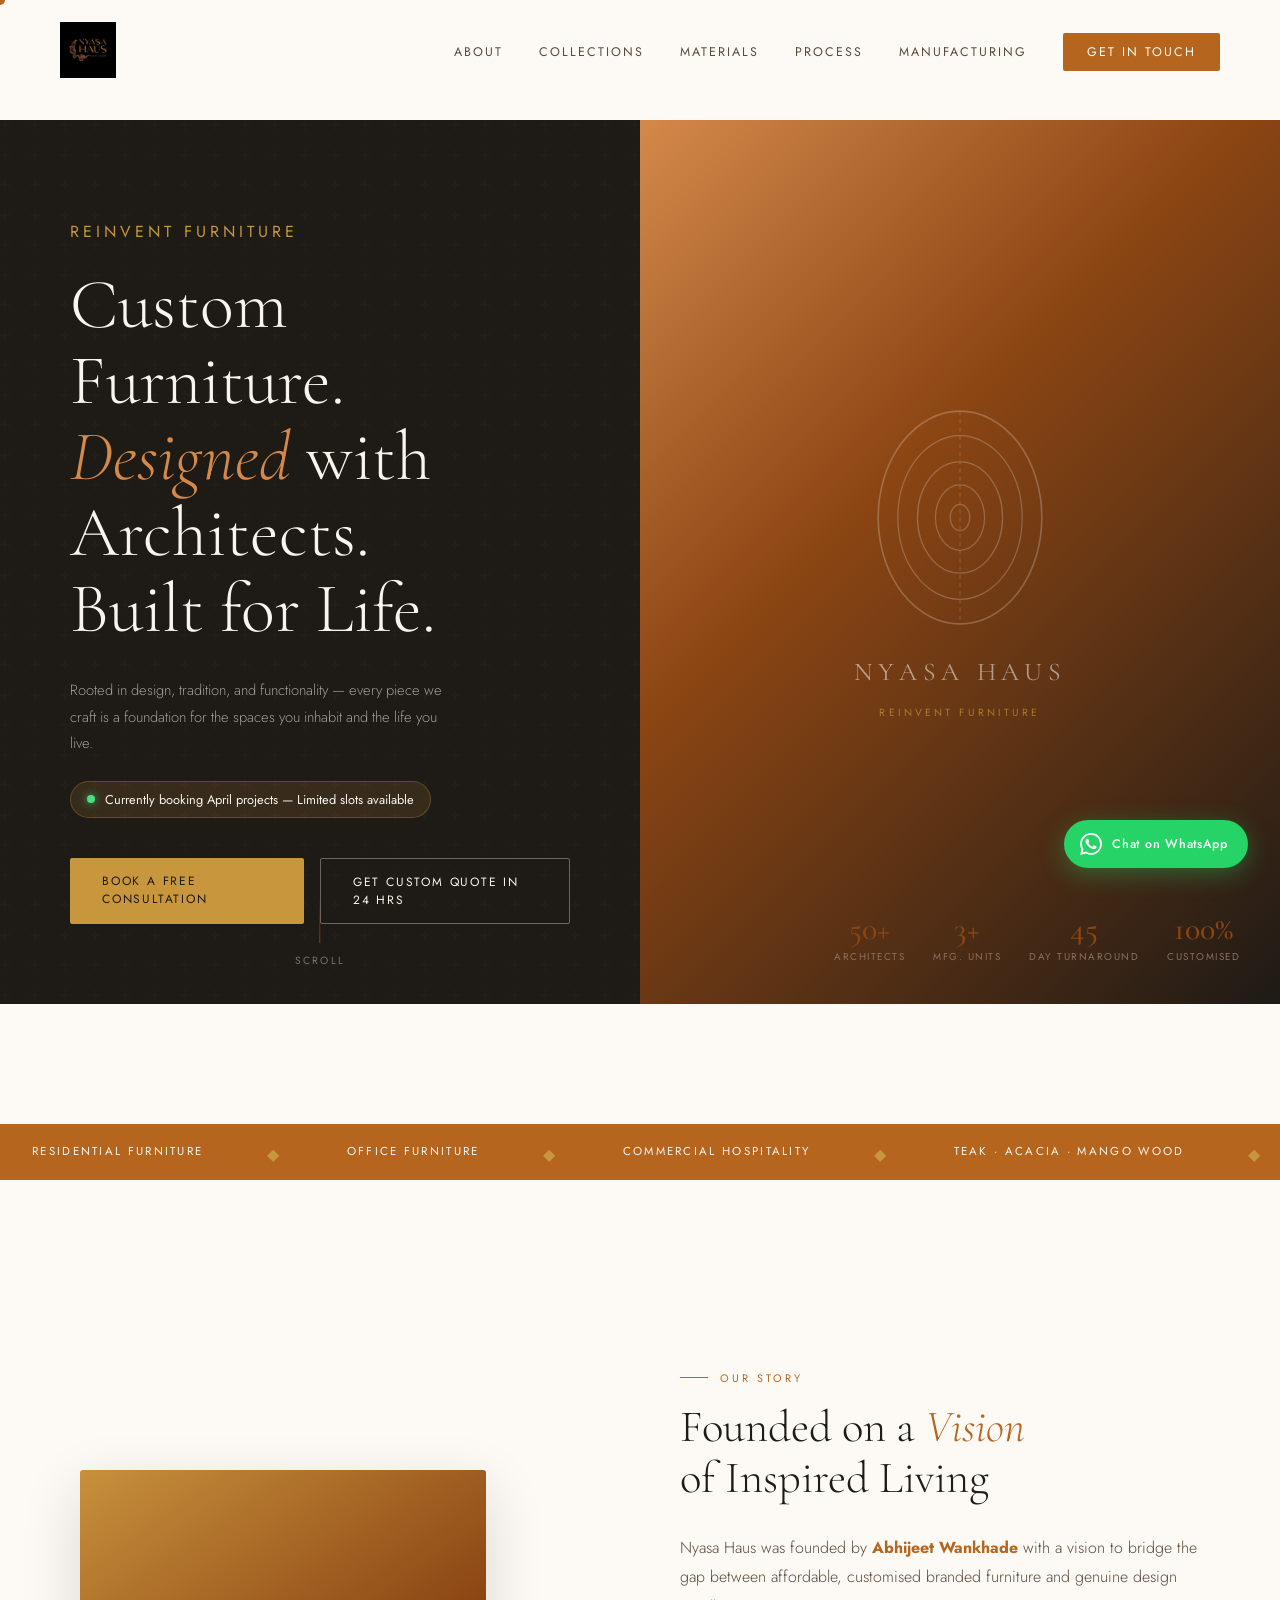
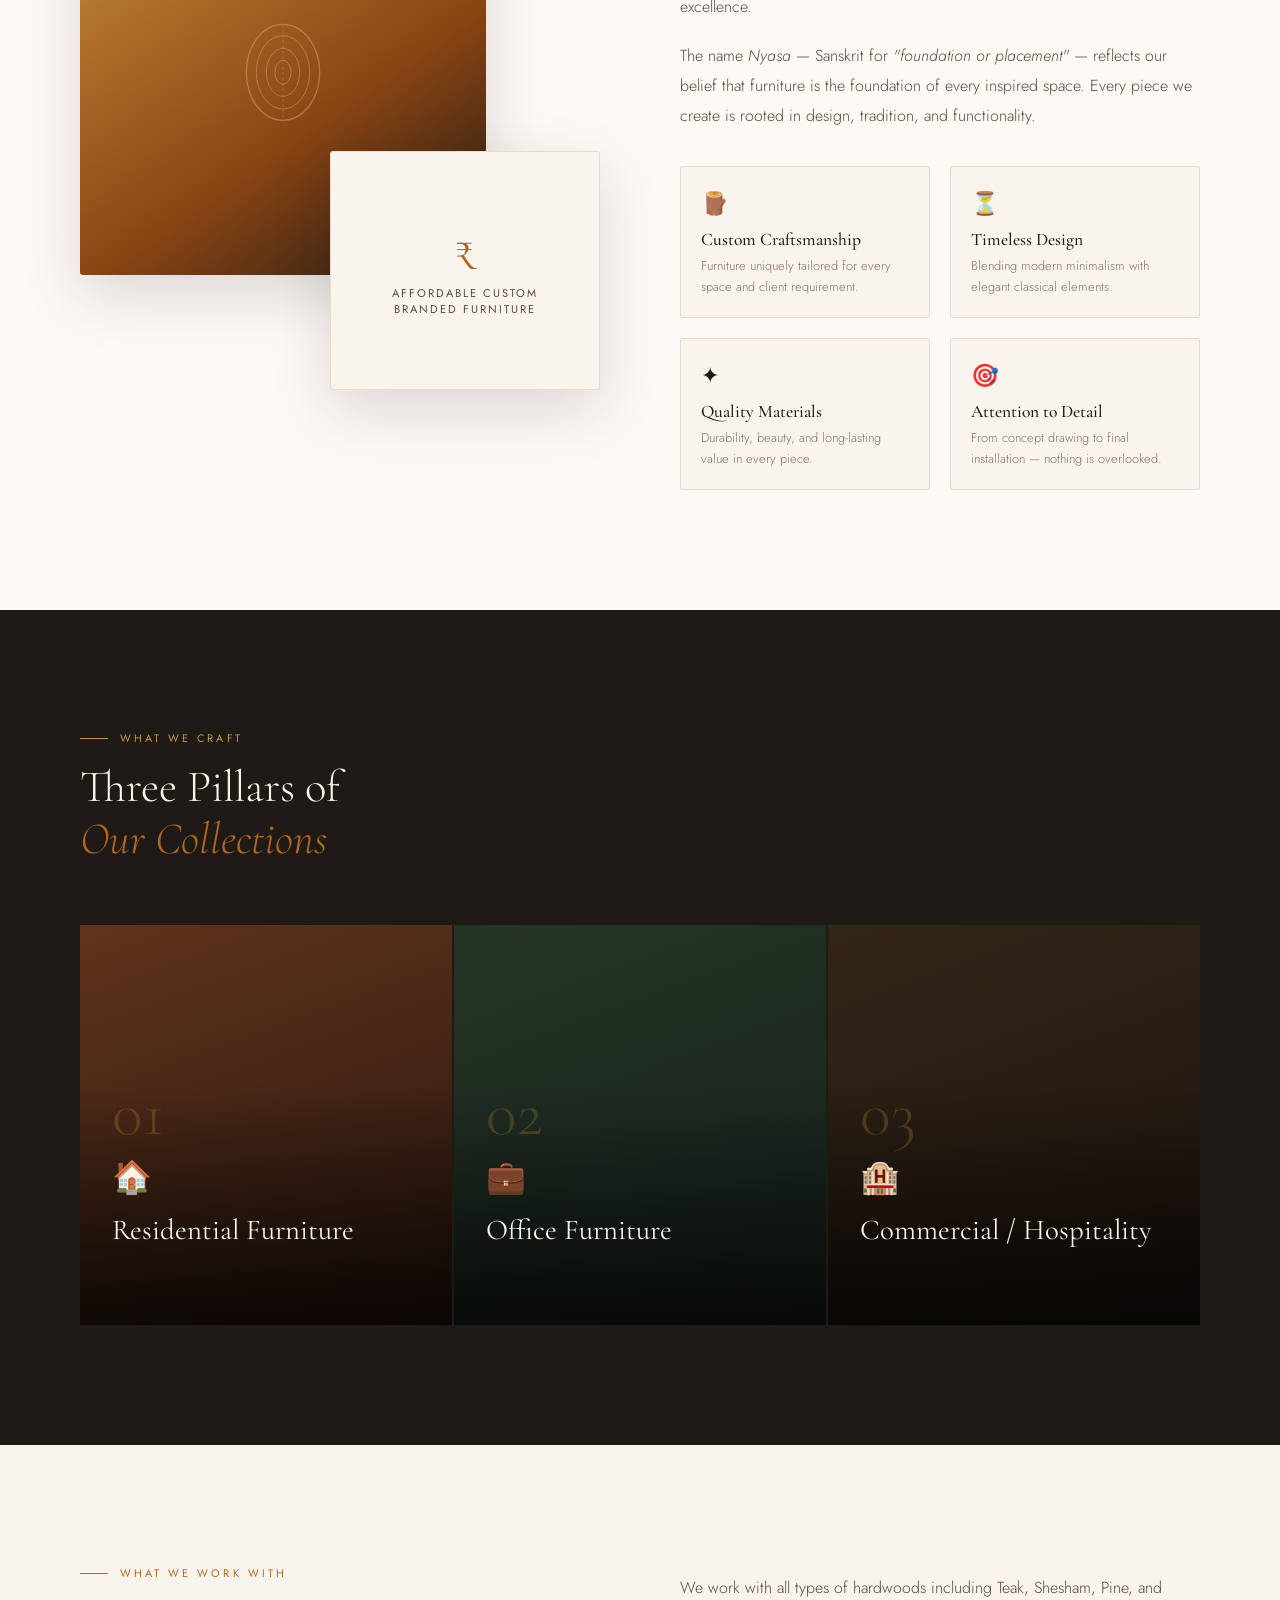
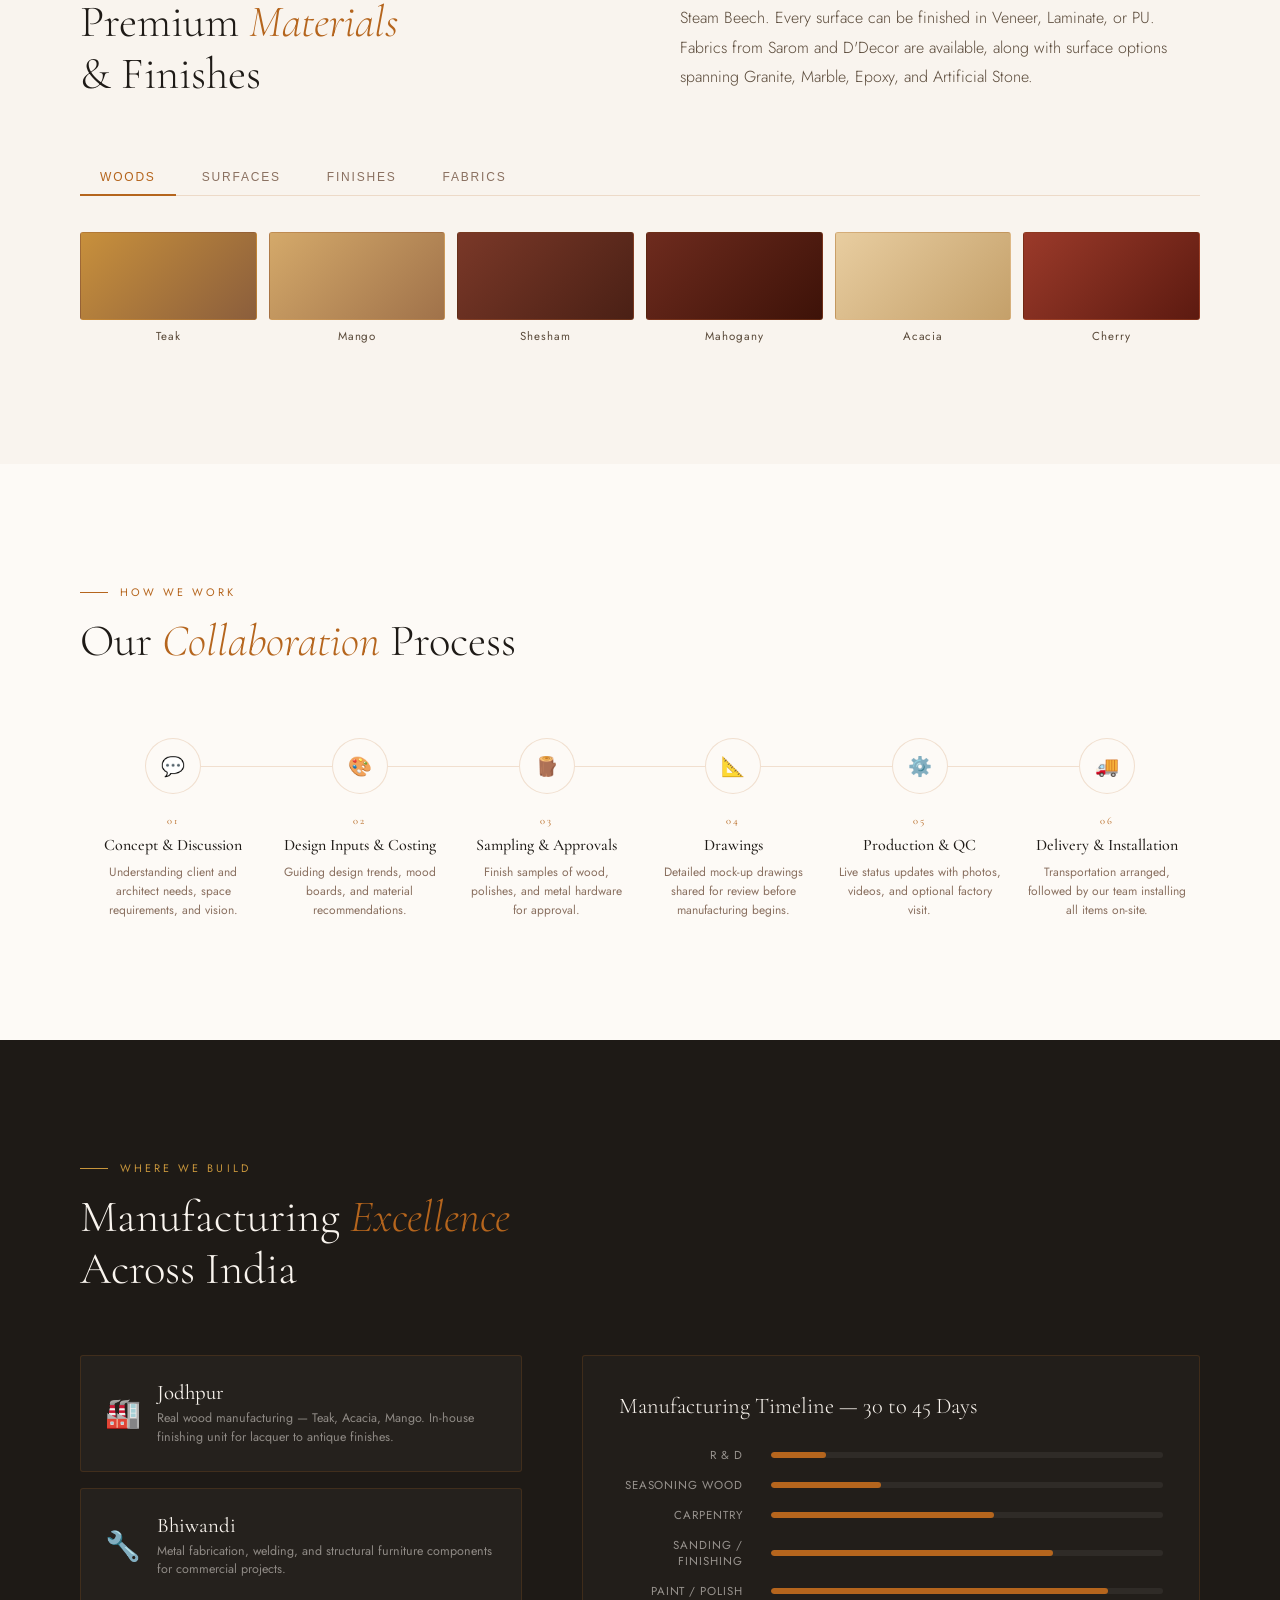
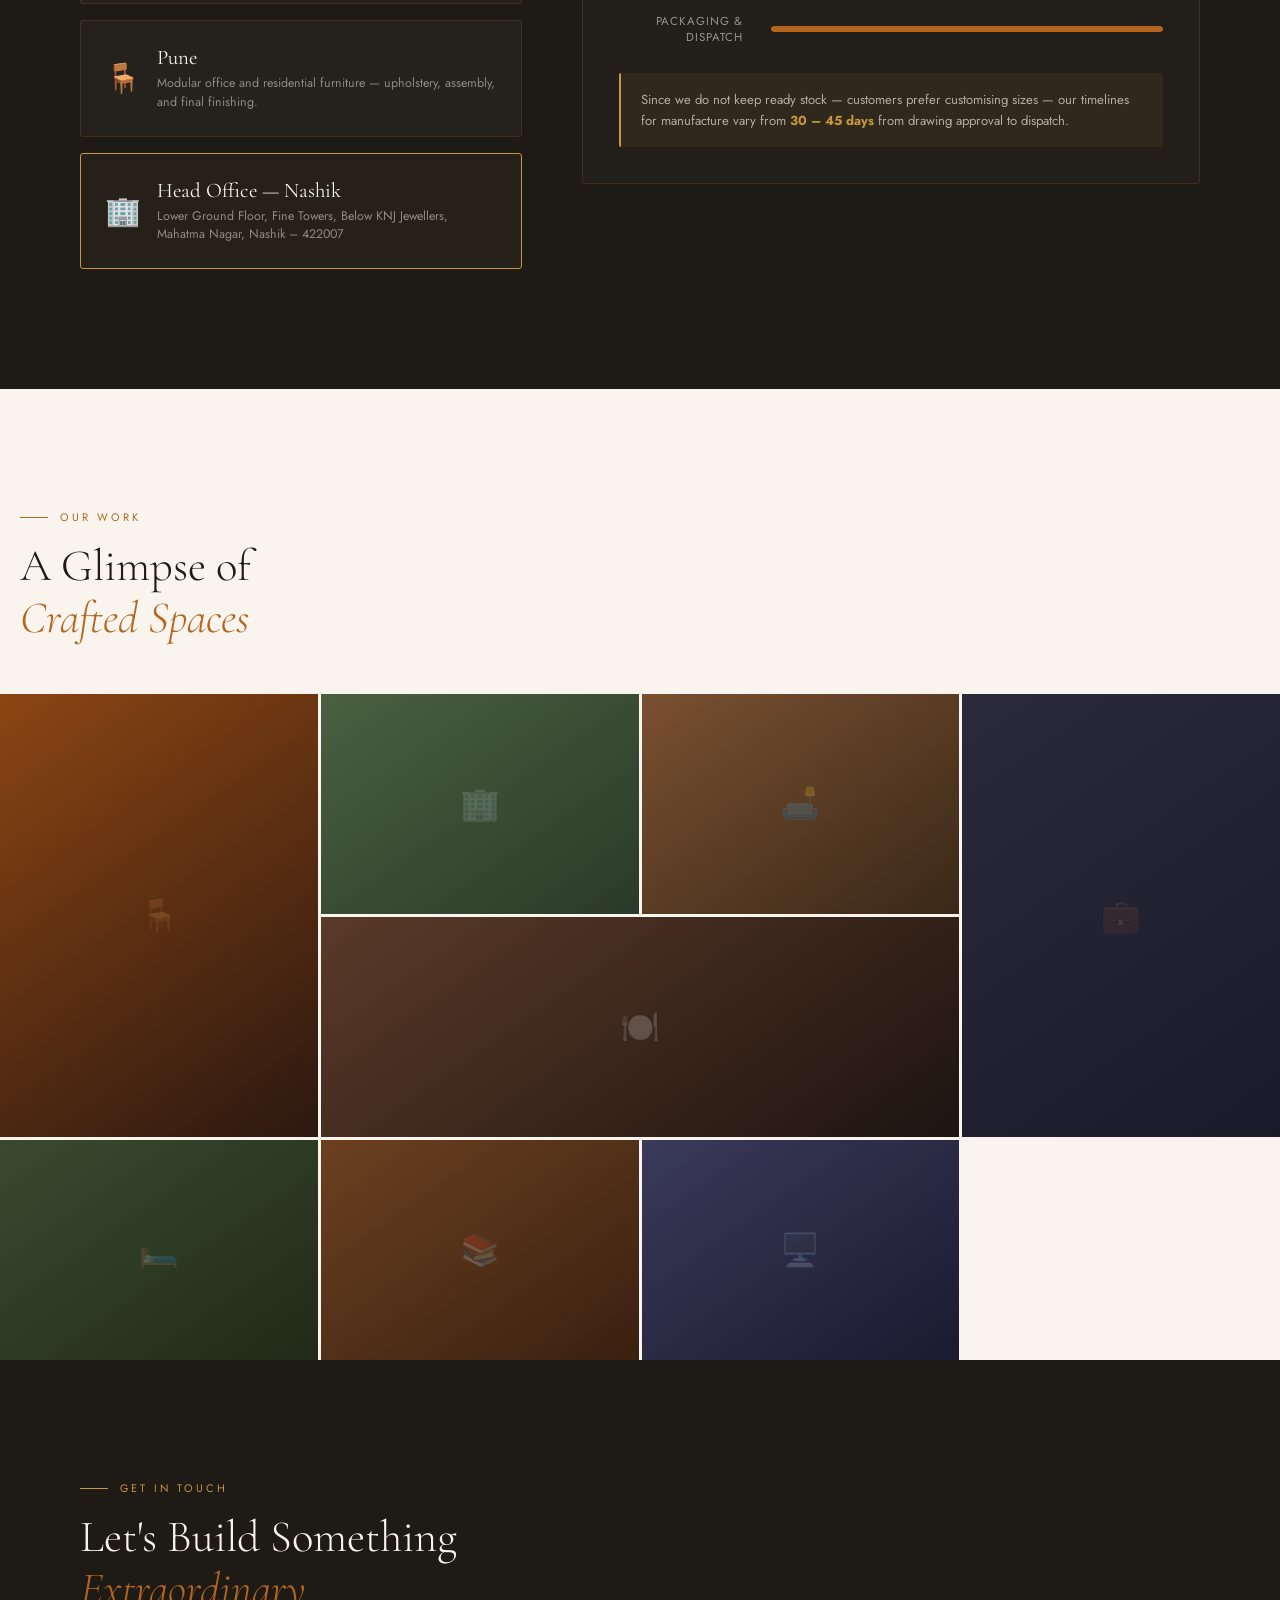
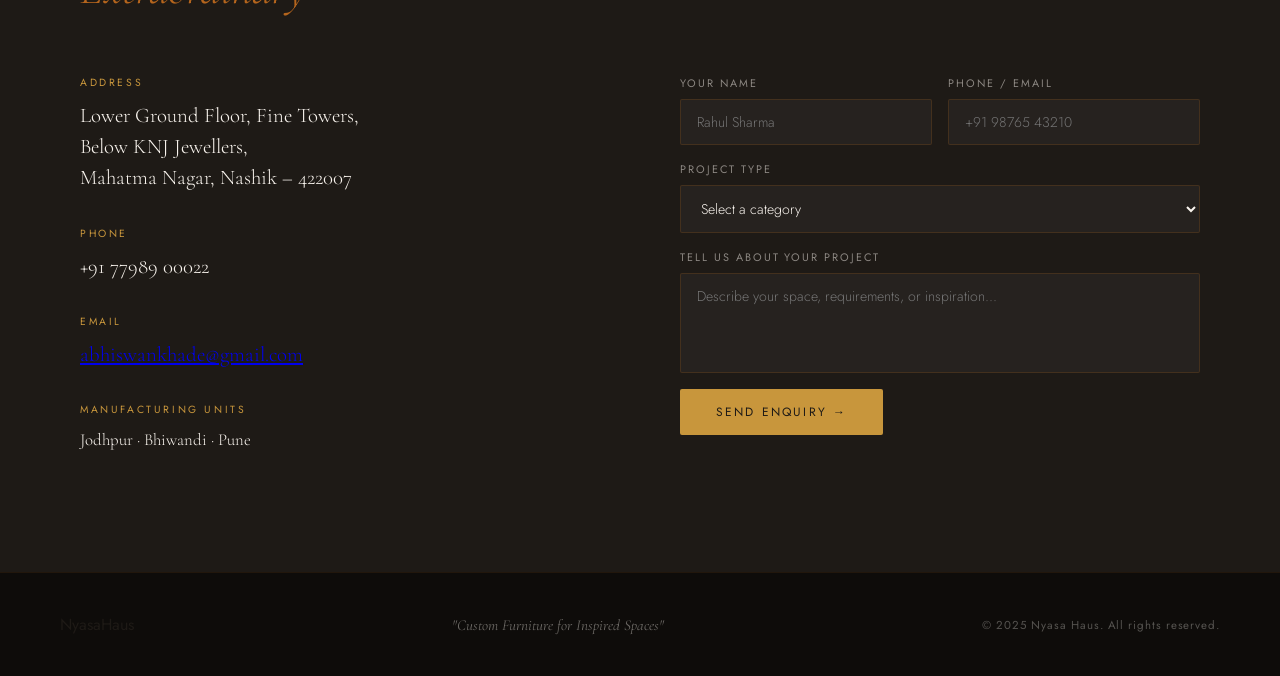
<file: index_google_sheet.html>
<!DOCTYPE html>
<html lang="en">
<head>
<meta charset="UTF-8">
<meta name="viewport" content="width=device-width, initial-scale=1.0">
<title>Nyasa Haus — Reinvent Furniture</title>
<link href="https://fonts.googleapis.com/css2?family=Cormorant+Garamond:ital,wght@0,300;0,400;0,500;0,600;1,300;1,400&family=Jost:wght@300;400;500&display=swap" rel="stylesheet">
<style>
  *, *::before, *::after { margin: 0; padding: 0; box-sizing: border-box; }

  :root {
    --cream: #f9f4ee;
    --warm-white: #fdfaf6;
    --teak: #b5651d;
    --teak-dark: #8b4513;
    --teak-light: #d4894a;
    --gold: #c8963c;
    --charcoal: #1e1a16;
    --mid: #5a4a3a;
    --light-mid: #8a7060;
    --border: rgba(181,101,29,0.18);
    --section-gap: 120px;
  }

  html { scroll-behavior: smooth; }

  body {
    font-family: 'Jost', sans-serif;
    background: var(--warm-white);
    color: var(--charcoal);
    overflow-x: hidden;
  }

  /* ── CURSOR ── */
  body { cursor: none; }
  #cursor {
    width: 10px; height: 10px;
    background: var(--teak);
    border-radius: 50%;
    position: fixed; top: 0; left: 0;
    pointer-events: none; z-index: 9999;
    transform: translate(-50%,-50%);
    transition: transform 0.08s ease, width 0.25s ease, height 0.25s ease, background 0.25s ease;
  }
  #cursor.big {
    width: 44px; height: 44px;
    background: transparent;
    border: 1.5px solid var(--teak);
  }

  /* ── NAV ── */
  nav {
    position: fixed; top: 0; left: 0; right: 0; z-index: 100;
    display: flex; justify-content: space-between; align-items: center;
    padding: 22px 60px;
    transition: background 0.4s, padding 0.4s;
  }
  nav.scrolled {
    background: rgba(253,250,246,0.95);
    backdrop-filter: blur(12px);
    padding: 14px 60px;
    box-shadow: 0 1px 0 var(--border);
  }
  .nav-logo {
    display: flex;
    align-items: center;
    text-decoration: none;
    flex-shrink: 0;
  }
  .nav-logo img {
    height: 56px;
    width: auto;
    object-fit: contain;
    transition: opacity 0.3s, height 0.3s;
  }
  nav.scrolled .nav-logo img {
    height: 42px;
  }
  .nav-links { display: flex; gap: 36px; list-style: none; }
  .nav-links a {
    font-size: 0.78rem;
    letter-spacing: 0.16em;
    text-transform: uppercase;
    color: var(--mid);
    text-decoration: none;
    position: relative;
    transition: color 0.3s;
  }
  .nav-links a::after {
    content: '';
    position: absolute; bottom: -3px; left: 0;
    width: 0; height: 1px;
    background: var(--teak);
    transition: width 0.3s;
  }
  .nav-links a:hover { color: var(--teak); }
  .nav-links a:hover::after { width: 100%; }
  .nav-cta {
    font-size: 0.75rem;
    letter-spacing: 0.15em;
    text-transform: uppercase;
    color: var(--warm-white) !important;
    background: var(--teak);
    padding: 10px 24px;
    border-radius: 2px;
    transition: background 0.3s !important;
  }
  .nav-cta:hover { background: var(--teak-dark) !important; color: var(--warm-white) !important; }
  .nav-cta::after { display: none !important; }

  /* ── HERO ── */
  #hero {
    min-height: 100vh;
    display: grid;
    grid-template-columns: 1fr 1fr;
    position: relative;
    overflow: hidden;
  }
  .hero-left {
    background: var(--charcoal);
    display: flex; flex-direction: column;
    justify-content: flex-end;
    padding: 100px 70px 80px;
    position: relative;
    overflow: hidden;
  }
  .hero-left::before {
    content: '';
    position: absolute; inset: 0;
    background: url("data:image/svg+xml,%3Csvg width='60' height='60' viewBox='0 0 60 60' xmlns='http://www.w3.org/2000/svg'%3E%3Cg fill='none' fill-rule='evenodd'%3E%3Cg fill='%23b5651d' fill-opacity='0.04'%3E%3Cpath d='M36 34v-4h-2v4h-4v2h4v4h2v-4h4v-2h-4zm0-30V0h-2v4h-4v2h4v4h2V6h4V4h-4zM6 34v-4H4v4H0v2h4v4h2v-4h4v-2H6zM6 4V0H4v4H0v2h4v4h2V6h4V4H6z'/%3E%3C/g%3E%3C/g%3E%3C/svg%3E");
  }
  .hero-tag {
    font-size: 1.0rem;
    letter-spacing: 0.25em;
    text-transform: uppercase;
    color: var(--gold);
    margin-bottom: 24px;
    opacity: 0;
    animation: fadeUp 0.8s 0.3s forwards;
  }
  .hero-headline {
    font-family: 'Cormorant Garamond', serif;
    font-size: clamp(3.2rem, 5.5vw, 5.5rem);
    font-weight: 300;
    line-height: 1.08;
    color: var(--cream);
    margin-bottom: 30px;
    opacity: 0;
    animation: fadeUp 0.8s 0.5s forwards;
  }
  .hero-headline em { color: var(--teak-light); font-style: italic; }
  .hero-desc {
    font-size: 0.92rem;
    line-height: 1.8;
    color: rgba(249,244,238,0.6);
    max-width: 380px;
    margin-bottom: 24px;
    font-weight: 300;
    opacity: 0;
    animation: fadeUp 0.8s 0.7s forwards;
  }
  .hero-urgency {
    display: inline-flex; align-items: center; gap: 10px;
    padding: 8px 16px;
    border-radius: 30px;
    background: rgba(200, 150, 60, 0.15);
    border: 1px solid rgba(200, 150, 60, 0.3);
    color: var(--cream);
    font-size: 0.8rem;
    margin-bottom: 40px;
    opacity: 0;
    animation: fadeUp 0.8s 0.8s forwards;
    width: fit-content;
  }
  .urgency-dot {
    width: 8px; height: 8px; border-radius: 50%;
    background: #4ade80;
    box-shadow: 0 0 8px rgba(74, 222, 128, 0.8);
    animation: pulseDot 2s infinite;
  }
  @keyframes pulseDot {
    0% { transform: scale(1); opacity: 1; }
    50% { transform: scale(1.2); opacity: 0.6; }
    100% { transform: scale(1); opacity: 1; }
  }

  .hero-buttons {
    display: flex; gap: 16px;
    opacity: 0;
    animation: fadeUp 0.8s 0.9s forwards;
  }
  .btn-primary {
    display: inline-block;
    font-size: 0.75rem;
    letter-spacing: 0.15em;
    text-transform: uppercase;
    color: var(--charcoal);
    background: var(--gold);
    padding: 14px 32px;
    border-radius: 2px;
    text-decoration: none;
    transition: background 0.3s, transform 0.2s;
  }
  .btn-primary:hover { background: var(--teak-light); transform: translateY(-2px); }
  .btn-outline {
    display: inline-block;
    font-size: 0.75rem;
    letter-spacing: 0.15em;
    text-transform: uppercase;
    color: var(--cream);
    border: 1px solid rgba(249,244,238,0.35);
    padding: 14px 32px;
    border-radius: 2px;
    text-decoration: none;
    transition: border-color 0.3s, background 0.3s;
  }
  .btn-outline:hover { border-color: var(--gold); background: rgba(200,150,60,0.1); }
  .hero-right {
    position: relative;
    background: var(--cream);
    overflow: hidden;
  }
  .hero-right-img {
    width: 100%; height: 100%;
    object-fit: cover;
    opacity: 0;
    animation: fadeIn 1.2s 0.4s forwards;
  }
  /* Placeholder gradient for hero image */
  .hero-img-placeholder {
    width: 100%; height: 100%;
    background: linear-gradient(135deg, #d4894a 0%, #8b4513 40%, #1e1a16 100%);
    display: flex; align-items: center; justify-content: center;
    flex-direction: column;
    gap: 12px;
    opacity: 0;
    animation: fadeIn 1.2s 0.4s forwards;
  }
  .hero-img-placeholder svg { width: 120px; opacity: 0.18; }
  .hero-scroll-hint {
    position: absolute; bottom: 36px; left: 50%; transform: translateX(-50%);
    display: flex; flex-direction: column; align-items: center; gap: 10px;
    color: rgba(249,244,238,0.4);
    font-size: 0.65rem; letter-spacing: 0.2em; text-transform: uppercase;
    opacity: 0; animation: fadeIn 1s 1.4s forwards;
  }
  .scroll-line {
    width: 1px; height: 48px;
    background: linear-gradient(to bottom, transparent, rgba(181,101,29,0.6));
    animation: scrollPulse 2s infinite;
  }
  @keyframes scrollPulse {
    0%,100% { opacity: 0.4; } 50% { opacity: 1; }
  }
  .hero-stats {
    position: absolute; bottom: 40px; right: 40px;
    display: flex; gap: 28px;
    opacity: 0; animation: fadeUp 0.8s 1.1s forwards;
  }
  .hero-stat { text-align: center; }
  .hero-stat-num {
    font-family: 'Cormorant Garamond', serif;
    font-size: 2rem; font-weight: 500;
    color: var(--teak-dark);
    line-height: 1;
  }
  .hero-stat-label {
    font-size: 0.62rem; letter-spacing: 0.15em;
    text-transform: uppercase; color: var(--light-mid);
    margin-top: 4px;
  }

  /* ── MARQUEE ── */
  .marquee-strip {
    background: var(--teak);
    padding: 14px 0;
    overflow: hidden;
    white-space: nowrap;
  }
  .marquee-inner {
    display: inline-flex; gap: 0;
    animation: marquee 22s linear infinite;
  }
  .marquee-inner span {
    font-size: 0.72rem;
    letter-spacing: 0.2em;
    text-transform: uppercase;
    color: var(--cream);
    padding: 0 32px;
  }
  .marquee-inner .dot { color: var(--gold); font-size: 1rem; }
  @keyframes marquee {
    from { transform: translateX(0); }
    to { transform: translateX(-50%); }
  }

  /* ── SECTION COMMONS ── */
  section { padding: var(--section-gap) 0; }
  .container { max-width: 1240px; margin: 0 auto; padding: 0 60px; }
  .section-label {
    font-size: 0.68rem;
    letter-spacing: 0.28em;
    text-transform: uppercase;
    color: var(--teak);
    margin-bottom: 16px;
    display: flex; align-items: center; gap: 12px;
  }
  .section-label::before {
    content: ''; display: block;
    width: 28px; height: 1px; background: var(--teak);
  }
  .section-title {
    font-family: 'Cormorant Garamond', serif;
    font-size: clamp(2.2rem, 3.5vw, 3.4rem);
    font-weight: 300;
    line-height: 1.15;
    color: var(--charcoal);
  }
  .section-title em { font-style: italic; color: var(--teak); }

  /* ── ABOUT ── */
  #about { background: var(--warm-white); }
  .about-grid {
    display: grid;
    grid-template-columns: 1fr 1fr;
    gap: 80px;
    align-items: center;
    margin-top: 70px;
  }
  .about-visual {
    position: relative;
    height: 520px;
  }
  .about-card {
    position: absolute;
    border-radius: 3px;
    overflow: hidden;
    box-shadow: 0 20px 60px rgba(30,26,22,0.15);
  }
  .about-card-main {
    width: 78%; height: 78%;
    top: 0; left: 0;
    background: linear-gradient(145deg, #c8903c 0%, #8b4513 60%, #1e1a16 100%);
    display: flex; align-items: center; justify-content: center;
  }
  .about-card-accent {
    width: 52%; height: 46%;
    bottom: 0; right: 0;
    background: var(--cream);
    border: 1px solid var(--border);
    display: flex; flex-direction: column;
    align-items: center; justify-content: center;
    gap: 6px;
  }
  .about-card-accent .big-num {
    font-family: 'Cormorant Garamond', serif;
    font-size: 3.5rem; font-weight: 300;
    color: var(--teak); line-height: 1;
  }
  .about-card-accent .big-label {
    font-size: 0.7rem; letter-spacing: 0.18em;
    text-transform: uppercase; color: var(--mid);
    text-align: center; padding: 0 16px;
  }
  .wood-icon { width: 80px; opacity: 0.25; }
  .about-text p {
    font-size: 1rem;
    line-height: 1.85;
    color: var(--mid);
    font-weight: 300;
    margin-bottom: 20px;
  }
  .about-pillars {
    margin-top: 36px;
    display: grid; grid-template-columns: 1fr 1fr;
    gap: 20px;
  }
  .pillar {
    padding: 20px;
    border: 1px solid var(--border);
    border-radius: 3px;
    background: var(--cream);
    transition: border-color 0.3s, transform 0.3s;
  }
  .pillar:hover { border-color: var(--teak); transform: translateY(-3px); }
  .pillar-icon {
    font-size: 1.4rem; margin-bottom: 10px;
  }
  .pillar h4 {
    font-family: 'Cormorant Garamond', serif;
    font-size: 1.1rem; font-weight: 500;
    color: var(--charcoal); margin-bottom: 6px;
  }
  .pillar p {
    font-size: 0.8rem; line-height: 1.6;
    color: var(--light-mid); margin: 0 !important;
  }

  /* ── CATEGORIES ── */
  #categories { background: var(--charcoal); }
  #categories .section-label { color: var(--gold); }
  #categories .section-label::before { background: var(--gold); }
  #categories .section-title { color: var(--cream); }
  .cat-grid {
    margin-top: 60px;
    display: grid;
    grid-template-columns: repeat(3, 1fr);
    gap: 2px;
  }
  .cat-card {
    position: relative;
    height: 400px;
    overflow: hidden;
    cursor: none;
  }
  .cat-bg {
    position: absolute; inset: 0;
    transition: transform 0.6s ease;
  }
  .cat-card:hover .cat-bg { transform: scale(1.06); }
  .cat-bg-1 { background: linear-gradient(160deg, #6b3a1f 0%, #2c1810 100%); }
  .cat-bg-2 { background: linear-gradient(160deg, #2a3a2a 0%, #1a2520 100%); }
  .cat-bg-3 { background: linear-gradient(160deg, #3a2a1a 0%, #1e1510 100%); }
  .cat-overlay {
    position: absolute; inset: 0;
    background: linear-gradient(to top, rgba(0,0,0,0.75) 0%, rgba(0,0,0,0.1) 60%);
    display: flex; flex-direction: column;
    justify-content: flex-end;
    padding: 36px 32px;
    transition: background 0.4s;
  }
  .cat-card:hover .cat-overlay {
    background: linear-gradient(to top, rgba(0,0,0,0.88) 0%, rgba(0,0,0,0.2) 50%);
  }
  .cat-num {
    font-family: 'Cormorant Garamond', serif;
    font-size: 4rem; font-weight: 300;
    color: rgba(200,150,60,0.25);
    line-height: 1;
    margin-bottom: 8px;
    transition: color 0.4s;
  }
  .cat-card:hover .cat-num { color: rgba(200,150,60,0.5); }
  .cat-icon { font-size: 2rem; margin-bottom: 12px; }
  .cat-title {
    font-family: 'Cormorant Garamond', serif;
    font-size: 1.8rem; font-weight: 400;
    color: var(--cream);
    margin-bottom: 10px;
  }
  .cat-desc {
    font-size: 0.82rem; line-height: 1.6;
    color: rgba(249,244,238,0.65);
    font-weight: 300;
    max-height: 0; overflow: hidden;
    transition: max-height 0.4s ease;
  }
  .cat-card:hover .cat-desc { max-height: 80px; }
  .cat-arrow {
    margin-top: 16px;
    font-size: 0.72rem;
    letter-spacing: 0.18em;
    text-transform: uppercase;
    color: var(--gold);
    opacity: 0;
    transform: translateY(8px);
    transition: opacity 0.3s, transform 0.3s;
  }
  .cat-card:hover .cat-arrow { opacity: 1; transform: translateY(0); }

  /* ── MATERIALS ── */
  #materials { background: var(--cream); }
  .materials-intro {
    display: grid; grid-template-columns: 1fr 1fr;
    gap: 80px; align-items: center;
    margin-bottom: 60px;
  }
  .materials-intro p {
    font-size: 1rem; line-height: 1.85;
    color: var(--mid); font-weight: 300;
  }
  .mat-tabs {
    display: flex; gap: 6px;
    margin-bottom: 36px;
    border-bottom: 1px solid var(--border);
    padding-bottom: 0;
  }
  .mat-tab {
    font-size: 0.75rem;
    letter-spacing: 0.15em;
    text-transform: uppercase;
    color: var(--light-mid);
    padding: 10px 20px;
    border: none; background: none;
    cursor: none;
    border-bottom: 2px solid transparent;
    margin-bottom: -1px;
    transition: color 0.3s, border-color 0.3s;
  }
  .mat-tab.active { color: var(--teak); border-bottom-color: var(--teak); }
  .mat-grid {
    display: grid;
    grid-template-columns: repeat(6, 1fr);
    gap: 12px;
  }
  .mat-swatch {
    display: none;
    flex-direction: column; gap: 8px;
  }
  .mat-swatch.visible { display: flex; }
  .mat-swatch-color {
    height: 88px;
    border-radius: 3px;
    border: 1px solid var(--border);
    transition: transform 0.3s, box-shadow 0.3s;
  }
  .mat-swatch:hover .mat-swatch-color { transform: scale(1.04); box-shadow: 0 8px 24px rgba(30,26,22,0.12); }
  .mat-swatch-name {
    font-size: 0.72rem;
    letter-spacing: 0.08em;
    color: var(--mid);
    text-align: center;
  }

  /* Swatch colors */
  .s-teak     { background: linear-gradient(135deg, #c8903c, #8B5E3C); }
  .s-mango    { background: linear-gradient(135deg, #d4a96a, #a0724a); }
  .s-shesham  { background: linear-gradient(135deg, #7a3828, #4a2015); }
  .s-mahogany { background: linear-gradient(135deg, #6e2b1e, #3d1208); }
  .s-acacia   { background: linear-gradient(135deg, #e8cda0, #c4a06a); }
  .s-pine     { background: linear-gradient(135deg, #f0deb0, #d4b880); }
  .s-cherry   { background: linear-gradient(135deg, #9b3a2a, #5c1a10); }
  .s-rosewood { background: linear-gradient(135deg, #7a3020, #4a1808); }

  .s-black-granite { background: linear-gradient(135deg, #1a1a1a, #3a3a3a); }
  .s-red-granite   { background: linear-gradient(135deg, #8b2020, #b03030); }
  .s-brown-granite { background: linear-gradient(135deg, #6b4a30, #4a2a18); }
  .s-white-marble  { background: linear-gradient(135deg, #f5f0ea, #e0d8d0); }
  .s-black-marble  { background: linear-gradient(135deg, #1a1a2a, #2a2a3a); }
  .s-epoxy         { background: linear-gradient(135deg, #2a7a6a, #1a5a50); }

  .s-matte   { background: linear-gradient(135deg, #8b5e3c, #6b4020); }
  .s-glossy  { background: linear-gradient(135deg, #c8903c, #a06020); background-image: linear-gradient(135deg, #c8903c 0%, #ffd080 50%, #c8903c 100%); }
  .s-satin   { background: linear-gradient(135deg, #a07840, #7a5828); }
  .s-lacquer { background: linear-gradient(135deg, #e0a860, #c08040); }
  .s-pu      { background: linear-gradient(135deg, #d4b880, #b09060); }
  .s-antique { background: linear-gradient(135deg, #7a5830, #503820); }

  .s-cotton  { background: linear-gradient(135deg, #c8c8c0, #a8a8a0); }
  .s-velvet  { background: linear-gradient(135deg, #c8a030, #d4a850); }
  .s-linen   { background: linear-gradient(135deg, #d8c8a8, #b8a888); }
  .s-leather { background: linear-gradient(135deg, #8b4513, #5a2a0a); }
  .s-suede   { background: linear-gradient(135deg, #b8906a, #907050); }
  .s-jute    { background: linear-gradient(135deg, #c8b080, #a89060); }

  /* ── PROCESS ── */
  #process { background: var(--warm-white); }
  .process-steps {
    margin-top: 70px;
    display: grid;
    grid-template-columns: repeat(6, 1fr);
    position: relative;
  }
  .process-steps::before {
    content: '';
    position: absolute;
    top: 28px; left: 8.33%; right: 8.33%;
    height: 1px;
    background: var(--border);
  }
  .process-step {
    display: flex; flex-direction: column;
    align-items: center; text-align: center;
    padding: 0 12px;
    position: relative;
  }
  .step-dot {
    width: 56px; height: 56px;
    border-radius: 50%;
    border: 1.5px solid var(--border);
    background: var(--warm-white);
    display: flex; align-items: center; justify-content: center;
    font-size: 1.2rem;
    margin-bottom: 20px;
    position: relative; z-index: 1;
    transition: border-color 0.3s, background 0.3s, transform 0.3s;
  }
  .process-step:hover .step-dot {
    border-color: var(--teak);
    background: var(--teak);
    transform: scale(1.1);
  }
  .step-num {
    font-family: 'Cormorant Garamond', serif;
    font-size: 0.65rem; letter-spacing: 0.2em;
    color: var(--teak); margin-bottom: 8px;
  }
  .step-title {
    font-family: 'Cormorant Garamond', serif;
    font-size: 1rem; font-weight: 500;
    color: var(--charcoal); margin-bottom: 8px;
  }
  .step-desc {
    font-size: 0.75rem; line-height: 1.6;
    color: var(--light-mid);
  }

  /* ── MANUFACTURING ── */
  #manufacturing { background: var(--charcoal); }
  #manufacturing .section-label { color: var(--gold); }
  #manufacturing .section-label::before { background: var(--gold); }
  #manufacturing .section-title { color: var(--cream); }
  .mfg-grid {
    margin-top: 60px;
    display: grid;
    grid-template-columns: 1fr 1.4fr;
    gap: 60px;
    align-items: start;
  }
  .mfg-locations { display: flex; flex-direction: column; gap: 16px; }
  .mfg-location-card {
    padding: 24px;
    border: 1px solid rgba(181,101,29,0.2);
    border-radius: 3px;
    background: rgba(255,255,255,0.03);
    display: flex; gap: 16px;
    align-items: center;
    transition: border-color 0.3s, background 0.3s;
    cursor: none;
  }
  .mfg-location-card:hover { border-color: var(--gold); background: rgba(200,150,60,0.05); }
  .mfg-loc-icon {
    font-size: 1.8rem;
    flex-shrink: 0;
  }
  .mfg-loc-name {
    font-family: 'Cormorant Garamond', serif;
    font-size: 1.3rem; font-weight: 400;
    color: var(--cream);
    margin-bottom: 4px;
  }
  .mfg-loc-desc {
    font-size: 0.78rem; line-height: 1.5;
    color: rgba(249,244,238,0.5);
  }
  .mfg-timeline-box {
    border: 1px solid rgba(181,101,29,0.2);
    border-radius: 3px;
    padding: 36px;
    background: rgba(255,255,255,0.02);
  }
  .mfg-timeline-title {
    font-family: 'Cormorant Garamond', serif;
    font-size: 1.4rem; color: var(--cream);
    margin-bottom: 28px;
    font-weight: 300;
  }
  .timeline-row {
    display: grid;
    grid-template-columns: 140px 1fr;
    gap: 12px;
    margin-bottom: 14px;
    align-items: center;
  }
  .timeline-label {
    font-size: 0.72rem;
    letter-spacing: 0.08em;
    text-transform: uppercase;
    color: rgba(249,244,238,0.55);
    text-align: right;
    padding-right: 16px;
  }
  .timeline-bar-track {
    height: 6px;
    background: rgba(255,255,255,0.06);
    border-radius: 3px;
    overflow: hidden;
  }
  .timeline-bar-fill {
    height: 100%;
    background: var(--teak);
    border-radius: 3px;
    transform-origin: left;
    transform: scaleX(0);
    transition: transform 1s ease;
  }
  .timeline-bar-fill.animate { transform: scaleX(1); }
  .mfg-note {
    margin-top: 28px;
    padding: 16px 20px;
    background: rgba(200,150,60,0.08);
    border-left: 2px solid var(--gold);
    border-radius: 2px;
  }
  .mfg-note p {
    font-size: 0.82rem;
    line-height: 1.6;
    color: rgba(249,244,238,0.65);
  }
  .mfg-note strong { color: var(--gold); }

  /* ── GALLERY ── */
  #gallery { background: var(--cream); padding-top: 0; }
  .gallery-header {
    padding: var(--section-gap) 0 50px;
  }
  .gallery-grid {
    display: grid;
    grid-template-columns: repeat(4, 1fr);
    grid-template-rows: auto;
    gap: 3px;
  }
  .gallery-item {
    overflow: hidden;
    position: relative;
    cursor: none;
  }
  .gallery-item.tall { grid-row: span 2; }
  .gallery-item.wide { grid-column: span 2; }
  .gallery-bg {
    width: 100%; height: 100%; min-height: 220px;
    transition: transform 0.6s ease;
    display: flex; align-items: center; justify-content: center;
    font-size: 2rem;
    color: rgba(255,255,255,0.2);
  }
  .gallery-item:hover .gallery-bg { transform: scale(1.05); }
  .g1 { background: linear-gradient(145deg, #8b4513, #2c1810); min-height: 280px; }
  .g2 { background: linear-gradient(145deg, #4a6040, #2a3a28); }
  .g3 { background: linear-gradient(145deg, #2a2a3a, #1a1a2a); min-height: 280px; }
  .g4 { background: linear-gradient(145deg, #7a5030, #3a2818); }
  .g5 { background: linear-gradient(145deg, #5a3a28, #1e1410); }
  .g6 { background: linear-gradient(145deg, #3a4a30, #202a18); }
  .g7 { background: linear-gradient(145deg, #6b4020, #3a2010); }
  .g8 { background: linear-gradient(145deg, #3a3a5a, #1a1a30); }
  .gallery-overlay {
    position: absolute; inset: 0;
    background: rgba(0,0,0,0);
    display: flex; align-items: flex-end;
    padding: 20px;
    transition: background 0.4s;
  }
  .gallery-item:hover .gallery-overlay { background: rgba(0,0,0,0.4); }
  .gallery-label {
    font-size: 0.72rem;
    letter-spacing: 0.18em;
    text-transform: uppercase;
    color: var(--cream);
    opacity: 0;
    transform: translateY(8px);
    transition: opacity 0.3s, transform 0.3s;
  }
  .gallery-item:hover .gallery-label { opacity: 1; transform: translateY(0); }

  /* ── CONTACT ── */
  #contact { background: var(--charcoal); }
  #contact .section-label { color: var(--gold); }
  #contact .section-label::before { background: var(--gold); }
  #contact .section-title { color: var(--cream); }
  .contact-grid {
    display: grid;
    grid-template-columns: 1fr 1fr;
    gap: 80px;
    margin-top: 60px;
  }
  .contact-info { display: flex; flex-direction: column; gap: 32px; }
  .contact-block {}
  .contact-block-label {
    font-size: 0.65rem;
    letter-spacing: 0.25em;
    text-transform: uppercase;
    color: var(--gold);
    margin-bottom: 10px;
  }
  .contact-block-value {
    font-family: 'Cormorant Garamond', serif;
    font-size: 1.3rem;
    color: var(--cream);
    font-weight: 300;
    line-height: 1.5;
  }
  .contact-form { display: flex; flex-direction: column; gap: 16px; }
  .form-row { display: grid; grid-template-columns: 1fr 1fr; gap: 16px; }
  .form-group { display: flex; flex-direction: column; gap: 8px; }
  .form-group label {
    font-size: 0.68rem;
    letter-spacing: 0.18em;
    text-transform: uppercase;
    color: rgba(249,244,238,0.5);
  }
  .form-group input,
  .form-group textarea,
  .form-group select {
    background: rgba(255,255,255,0.04);
    border: 1px solid rgba(181,101,29,0.2);
    border-radius: 2px;
    padding: 12px 16px;
    color: var(--cream);
    font-family: 'Jost', sans-serif;
    font-size: 0.88rem;
    font-weight: 300;
    outline: none;
    transition: border-color 0.3s;
  }
  .form-group input:focus,
  .form-group textarea:focus,
  .form-group select:focus {
    border-color: var(--teak);
  }
  .form-group textarea { height: 100px; resize: none; }
  .form-group select option { background: var(--charcoal); }
  .form-submit {
    background: var(--gold);
    color: var(--charcoal);
    border: none;
    padding: 14px 36px;
    font-family: 'Jost', sans-serif;
    font-size: 0.75rem;
    letter-spacing: 0.18em;
    text-transform: uppercase;
    border-radius: 2px;
    cursor: none;
    align-self: flex-start;
    transition: background 0.3s, transform 0.2s;
  }
  .form-submit:hover { background: var(--teak-light); transform: translateY(-2px); }

  /* ── FOOTER ── */
  footer {
    background: #0e0c0a;
    padding: 40px 60px;
    display: flex;
    justify-content: space-between;
    align-items: center;
    border-top: 1px solid rgba(181,101,29,0.12);
  }
  .footer-logo {
    display: flex;
    align-items: center;
  }
  .footer-logo img {
    height: 44px;
    width: auto;
    object-fit: contain;
    opacity: 0.9;
  }
  .footer-copy {
    font-size: 0.72rem;
    color: rgba(249,244,238,0.3);
    letter-spacing: 0.08em;
  }
  .footer-tagline {
    font-family: 'Cormorant Garamond', serif;
    font-size: 0.95rem;
    font-style: italic;
    color: rgba(249,244,238,0.4);
  }

  /* ── ANIMATIONS ── */
  @keyframes fadeUp {
    from { opacity: 0; transform: translateY(28px); }
    to   { opacity: 1; transform: translateY(0); }
  }
  @keyframes fadeIn {
    from { opacity: 0; }
    to   { opacity: 1; }
  }
  .reveal {
    opacity: 0;
    transform: translateY(30px);
    transition: opacity 0.8s ease, transform 0.8s ease;
  }
  .reveal.visible { opacity: 1; transform: translateY(0); }
  .reveal-delay-1 { transition-delay: 0.1s; }
  .reveal-delay-2 { transition-delay: 0.2s; }
  .reveal-delay-3 { transition-delay: 0.3s; }
  .reveal-delay-4 { transition-delay: 0.4s; }

  /* ── RESPONSIVE ── */
  @media (max-width: 1024px) {
    nav { padding: 18px 30px; }
    nav.scrolled { padding: 12px 30px; }
    .container { padding: 0 30px; }
    #hero { grid-template-columns: 1fr; min-height: auto; }
    .hero-left { min-height: 80vh; padding: 100px 40px 80px; }
    .hero-right { height: 50vh; }
    .about-grid, .contact-grid { grid-template-columns: 1fr; gap: 50px; }
    .cat-grid { grid-template-columns: 1fr; }
    .cat-card { height: 300px; }
    .mat-grid { grid-template-columns: repeat(3, 1fr); }
    .process-steps { grid-template-columns: repeat(2, 1fr); gap: 40px; }
    .process-steps::before { display: none; }
    .mfg-grid { grid-template-columns: 1fr; }
    .gallery-grid { grid-template-columns: repeat(2, 1fr); }
    .gallery-item.tall { grid-row: span 1; }
    .gallery-item.wide { grid-column: span 1; }
    footer { flex-direction: column; gap: 16px; text-align: center; }
    .nav-links { display: none; }
  }

  @media (max-width: 768px) {
    :root { --section-gap: 80px; }
    nav { padding: 16px 20px; }
    nav.scrolled { padding: 10px 20px; }
    .container { padding: 0 20px; overflow-x: hidden; }
    .hero-left { padding: 100px 20px 60px; min-height: auto; }
    .hero-headline { font-size: 2.8rem; }
    .hero-desc { font-size: 0.9rem; margin-bottom: 24px; }
    .hero-buttons { flex-direction: column; gap: 12px; }
    .btn-primary, .btn-outline { width: 100%; text-align: center; }
    .hero-right { height: auto; }
    .hero-img-placeholder, .hero-right-img { height: 300px; }
    .hero-stats { position: relative; bottom: auto; right: auto; left: auto; display: grid; grid-template-columns: 1fr 1fr; gap: 20px; padding: 30px 20px; background: var(--cream); opacity: 1; animation: fadeIn 0.8s 1.1s forwards; width: 100%; }
    .hero-stat { text-align: center; }
    .hero-stat-num { font-size: 2rem; }
    .hero-scroll-hint { display: none; }
    .about-visual { height: 350px; margin-bottom: 20px; }
    .about-pillars { grid-template-columns: 1fr; gap: 16px; margin-top: 24px; }
    .mat-grid { grid-template-columns: repeat(2, 1fr); gap: 10px; }
    .mat-tabs { flex-wrap: wrap; border-bottom: none; gap: 0; }
    .mat-tab { width: 33.33%; text-align: center; border-bottom: 1px solid var(--border); margin-bottom: 0; padding: 10px 0; font-size: 0.65rem; }
    .mat-tab.active { border-bottom: 2px solid var(--teak); }
    .process-steps { grid-template-columns: 1fr; gap: 30px; margin-top: 40px; }
    .mfg-location-card { flex-direction: column; align-items: flex-start; text-align: left; gap: 12px; }
    .mfg-timeline-box { padding: 20px; }
    .timeline-row { grid-template-columns: 1fr; gap: 6px; margin-bottom: 16px; }
    .timeline-label { text-align: left; padding-right: 0; font-size: 0.8rem; }
    .gallery-grid { grid-template-columns: 1fr; }
    .form-row { grid-template-columns: 1fr; gap: 16px; }
    .contact-grid { margin-top: 40px; gap: 40px; }
    #setupGuide { margin: 30px 20px 0; }
    .wa-float { bottom: 20px; right: 20px; padding: 12px; border-radius: 50%; width: 50px; height: 50px; justify-content: center; }
    .wa-float .wa-text { display: none; }
    .wa-float svg { width: 26px; height: 26px; margin: 0; }
    .marquee-inner span { font-size: 0.65rem; padding: 0 20px; }
  }

  @media (hover: none) and (pointer: coarse) {
    body { cursor: auto; }
    #cursor { display: none; }
    .cat-card, .pillar, .gallery-item, .mfg-location-card, .btn-primary, .btn-outline, .nav-cta, .form-submit { cursor: pointer; }
    .cat-desc { max-height: 80px; }
    .cat-arrow { opacity: 1; transform: translateY(0); }
    .gallery-overlay { background: rgba(0,0,0,0.4); }
    .gallery-label { opacity: 1; transform: translateY(0); }
  }

  /* ── FORM STATUS ── */
  .form-status {
    transition: all 0.3s;
    line-height: 1.5;
  }

  /* ── SETUP GUIDE ── */
  #setupGuide { margin: 40px 60px 0; }
  @media (max-width: 1024px) { #setupGuide { margin: 30px 20px 0; } }

  /* ── SCROLLBAR ── */
  ::-webkit-scrollbar { width: 4px; }
  ::-webkit-scrollbar-track { background: var(--charcoal); }
  ::-webkit-scrollbar-thumb { background: var(--teak); border-radius: 2px; }

  /* ── WHATSAPP FLOAT ── */
  .wa-float {
    position: fixed;
    bottom: 32px; right: 32px;
    z-index: 500;
    display: flex;
    align-items: center;
    gap: 10px;
    background: #25D366;
    color: #fff;
    text-decoration: none;
    padding: 13px 20px 13px 16px;
    border-radius: 50px;
    font-size: 0.78rem;
    font-weight: 500;
    letter-spacing: 0.06em;
    box-shadow: 0 6px 24px rgba(37,211,102,0.35);
    transition: transform 0.25s, box-shadow 0.25s, background 0.25s;
    animation: fadeUp 0.8s 1.5s both;
  }
  .wa-float:hover {
    transform: translateY(-3px);
    box-shadow: 0 12px 32px rgba(37,211,102,0.45);
    background: #1ebe5a;
  }
  .wa-float svg { width: 22px; height: 22px; flex-shrink: 0; }

</style>
</head>
<body>

<!-- Custom Cursor -->
<div id="cursor"></div>

<!-- ── NAV ── -->
<nav id="nav">
  <a href="#" class="nav-logo"><img src="[data-uri]" alt="Nyasa Haus"></a>
  <ul class="nav-links">
    <li><a href="#about">About</a></li>
    <li><a href="#categories">Collections</a></li>
    <li><a href="#materials">Materials</a></li>
    <li><a href="#process">Process</a></li>
    <li><a href="#manufacturing">Manufacturing</a></li>
    <li><a href="#contact" class="nav-cta">Get in Touch</a></li>
  </ul>
</nav>

<!-- ── HERO ── -->
<section id="hero">
  <div class="hero-left">
    <div class="hero-tag">Reinvent Furniture</div>
    <h1 class="hero-headline">
      Custom Furniture.<br><em>Designed</em> with Architects.<br>Built for Life.
    </h1>
    <p class="hero-desc">
      Rooted in design, tradition, and functionality — every piece we craft is a foundation for the spaces you inhabit and the life you live.
    </p>
    <div class="hero-urgency">
      <span class="urgency-dot"></span> Currently booking April projects — Limited slots available
    </div>
    <div class="hero-buttons">
      <a href="#contact" class="btn-primary">Book a Free Consultation</a>
      <a href="#contact" class="btn-outline">Get Custom Quote in 24 Hrs</a>
    </div>
    <div class="hero-scroll-hint">
      <div class="scroll-line"></div>
      <span>Scroll</span>
    </div>
  </div>
  <div class="hero-right">
    <div class="hero-img-placeholder">
      <!-- Logo art motif — wood grain rings, used consistently with the brand -->
      <svg viewBox="0 0 220 280" fill="none" xmlns="http://www.w3.org/2000/svg" style="width:180px;opacity:0.22;">
        <ellipse cx="110" cy="140" rx="100" ry="130" stroke="white" stroke-width="2"/>
        <ellipse cx="110" cy="140" rx="76" ry="100" stroke="white" stroke-width="1.5"/>
        <ellipse cx="110" cy="140" rx="52" ry="68" stroke="white" stroke-width="1.5"/>
        <ellipse cx="110" cy="140" rx="30" ry="40" stroke="white" stroke-width="1.5"/>
        <ellipse cx="110" cy="140" rx="12" ry="16" stroke="white" stroke-width="1.5"/>
        <line x1="110" y1="10" x2="110" y2="270" stroke="white" stroke-width="1" stroke-dasharray="5 5"/>
      </svg>
      <div style="font-family:'Cormorant Garamond',serif;font-size:1.6rem;color:rgba(255,255,255,0.5);letter-spacing:0.22em;text-transform:uppercase;margin-top:12px;">Nyasa Haus</div>
      <div style="font-family:'Jost',sans-serif;font-size:0.65rem;color:rgba(200,150,60,0.7);letter-spacing:0.3em;text-transform:uppercase;margin-top:6px;">Reinvent Furniture</div>
    </div>
    <div class="hero-stats">
      <div class="hero-stat">
        <div class="hero-stat-num">50+</div>
        <div class="hero-stat-label">Architects</div>
      </div>
      <div class="hero-stat">
        <div class="hero-stat-num">3+</div>
        <div class="hero-stat-label">Mfg. Units</div>
      </div>
      <div class="hero-stat">
        <div class="hero-stat-num">45</div>
        <div class="hero-stat-label">Day Turnaround</div>
      </div>
      <div class="hero-stat">
        <div class="hero-stat-num">100%</div>
        <div class="hero-stat-label">Customised</div>
      </div>
    </div>
  </div>
</section>

<!-- ── MARQUEE ── -->
<div class="marquee-strip">
  <div class="marquee-inner">
    <span>Residential Furniture</span><span class="dot">◆</span>
    <span>Office Furniture</span><span class="dot">◆</span>
    <span>Commercial Hospitality</span><span class="dot">◆</span>
    <span>Teak · Acacia · Mango Wood</span><span class="dot">◆</span>
    <span>Custom Craftsmanship</span><span class="dot">◆</span>
    <span>Timeless Design</span><span class="dot">◆</span>
    <span>Modular Workstations</span><span class="dot">◆</span>
    <span>Nashik · Jodhpur · Pune · Bhiwandi</span><span class="dot">◆</span>
    <!-- duplicate for seamless loop -->
    <span>Residential Furniture</span><span class="dot">◆</span>
    <span>Office Furniture</span><span class="dot">◆</span>
    <span>Commercial Hospitality</span><span class="dot">◆</span>
    <span>Teak · Acacia · Mango Wood</span><span class="dot">◆</span>
    <span>Custom Craftsmanship</span><span class="dot">◆</span>
    <span>Timeless Design</span><span class="dot">◆</span>
    <span>Modular Workstations</span><span class="dot">◆</span>
    <span>Nashik · Jodhpur · Pune · Bhiwandi</span><span class="dot">◆</span>
  </div>
</div>

<!-- ── ABOUT ── -->
<section id="about">
  <div class="container">
    <div class="about-grid">
      <div class="about-visual reveal">
        <div class="about-card about-card-main">
          <svg class="wood-icon" viewBox="0 0 120 160" fill="none" xmlns="http://www.w3.org/2000/svg">
            <ellipse cx="60" cy="80" rx="55" ry="72" stroke="white" stroke-width="2"/>
            <ellipse cx="60" cy="80" rx="40" ry="55" stroke="white" stroke-width="1.5"/>
            <ellipse cx="60" cy="80" rx="25" ry="36" stroke="white" stroke-width="1.5"/>
            <ellipse cx="60" cy="80" rx="12" ry="18" stroke="white" stroke-width="1.5"/>
            <line x1="60" y1="8" x2="60" y2="152" stroke="white" stroke-width="1" stroke-dasharray="4 4"/>
          </svg>
        </div>
        <div class="about-card about-card-accent">
          <div class="big-num">₹</div>
          <div class="big-label">Affordable Custom<br>Branded Furniture</div>
        </div>
      </div>
      <div class="about-text">
        <div class="section-label reveal">Our Story</div>
        <h2 class="section-title reveal reveal-delay-1">
          Founded on a <em>Vision</em><br>of Inspired Living
        </h2>
        <div class="reveal reveal-delay-2" style="margin-top:28px;">
          <p>Nyasa Haus was founded by <strong style="color:var(--teak)">Abhijeet Wankhade</strong> with a vision to bridge the gap between affordable, customised branded furniture and genuine design excellence.</p>
          <p>The name <em>Nyasa</em> — Sanskrit for <em>"foundation or placement"</em> — reflects our belief that furniture is the foundation of every inspired space. Every piece we create is rooted in design, tradition, and functionality.</p>
        </div>
        <div class="about-pillars">
          <div class="pillar reveal reveal-delay-1">
            <div class="pillar-icon">🪵</div>
            <h4>Custom Craftsmanship</h4>
            <p>Furniture uniquely tailored for every space and client requirement.</p>
          </div>
          <div class="pillar reveal reveal-delay-2">
            <div class="pillar-icon">⏳</div>
            <h4>Timeless Design</h4>
            <p>Blending modern minimalism with elegant classical elements.</p>
          </div>
          <div class="pillar reveal reveal-delay-3">
            <div class="pillar-icon">✦</div>
            <h4>Quality Materials</h4>
            <p>Durability, beauty, and long-lasting value in every piece.</p>
          </div>
          <div class="pillar reveal reveal-delay-4">
            <div class="pillar-icon">🎯</div>
            <h4>Attention to Detail</h4>
            <p>From concept drawing to final installation — nothing is overlooked.</p>
          </div>
        </div>
      </div>
    </div>
  </div>
</section>

<!-- ── CATEGORIES ── -->
<section id="categories">
  <div class="container">
    <div class="section-label reveal">What We Craft</div>
    <h2 class="section-title reveal reveal-delay-1">Three Pillars of<br><em>Our Collections</em></h2>
    <div class="cat-grid reveal reveal-delay-2">
      <div class="cat-card">
        <div class="cat-bg cat-bg-1"></div>
        <div class="cat-overlay">
          <div class="cat-num">01</div>
          <div class="cat-icon">🏠</div>
          <div class="cat-title">Residential Furniture</div>
          <div class="cat-desc">Dining sets, living room collections, bedroom furniture, and storage solutions crafted in real hardwood for homes that feel like sanctuaries.</div>
          <div class="cat-arrow">View Collection →</div>
        </div>
      </div>
      <div class="cat-card">
        <div class="cat-bg cat-bg-2"></div>
        <div class="cat-overlay">
          <div class="cat-num">02</div>
          <div class="cat-icon">💼</div>
          <div class="cat-title">Office Furniture</div>
          <div class="cat-desc">Modular workstations, conference tables, executive desks, cafeteria furniture, and complete storage systems for productive workplaces.</div>
          <div class="cat-arrow">View Collection →</div>
        </div>
      </div>
      <div class="cat-card">
        <div class="cat-bg cat-bg-3"></div>
        <div class="cat-overlay">
          <div class="cat-num">03</div>
          <div class="cat-icon">🏨</div>
          <div class="cat-title">Commercial / Hospitality</div>
          <div class="cat-desc">Hotel rooms, restaurant seating, lounge furniture, and bespoke hospitality collections that set the tone for memorable guest experiences.</div>
          <div class="cat-arrow">View Collection →</div>
        </div>
      </div>
    </div>
  </div>
</section>

<!-- ── MATERIALS ── -->
<section id="materials">
  <div class="container">
    <div class="materials-intro">
      <div>
        <div class="section-label reveal">What We Work With</div>
        <h2 class="section-title reveal reveal-delay-1">Premium <em>Materials</em><br>& Finishes</h2>
      </div>
      <p class="reveal reveal-delay-2">
        We work with all types of hardwoods including Teak, Shesham, Pine, and Steam Beech. Every surface can be finished in Veneer, Laminate, or PU. Fabrics from Sarom and D'Decor are available, along with surface options spanning Granite, Marble, Epoxy, and Artificial Stone.
      </p>
    </div>
    <div class="reveal">
      <div class="mat-tabs">
        <button class="mat-tab active" onclick="showMat('wood', this)">Woods</button>
        <button class="mat-tab" onclick="showMat('surface', this)">Surfaces</button>
        <button class="mat-tab" onclick="showMat('finish', this)">Finishes</button>
        <button class="mat-tab" onclick="showMat('fabric', this)">Fabrics</button>
      </div>
      <div class="mat-grid">
        <!-- WOOD -->
        <div class="mat-swatch visible" data-cat="wood"><div class="mat-swatch-color s-teak"></div><div class="mat-swatch-name">Teak</div></div>
        <div class="mat-swatch visible" data-cat="wood"><div class="mat-swatch-color s-mango"></div><div class="mat-swatch-name">Mango</div></div>
        <div class="mat-swatch visible" data-cat="wood"><div class="mat-swatch-color s-shesham"></div><div class="mat-swatch-name">Shesham</div></div>
        <div class="mat-swatch visible" data-cat="wood"><div class="mat-swatch-color s-mahogany"></div><div class="mat-swatch-name">Mahogany</div></div>
        <div class="mat-swatch visible" data-cat="wood"><div class="mat-swatch-color s-acacia"></div><div class="mat-swatch-name">Acacia</div></div>
        <div class="mat-swatch visible" data-cat="wood"><div class="mat-swatch-color s-cherry"></div><div class="mat-swatch-name">Cherry</div></div>
        <!-- SURFACE -->
        <div class="mat-swatch" data-cat="surface"><div class="mat-swatch-color s-black-granite"></div><div class="mat-swatch-name">Black Granite</div></div>
        <div class="mat-swatch" data-cat="surface"><div class="mat-swatch-color s-red-granite"></div><div class="mat-swatch-name">Red Granite</div></div>
        <div class="mat-swatch" data-cat="surface"><div class="mat-swatch-color s-brown-granite"></div><div class="mat-swatch-name">Brown Granite</div></div>
        <div class="mat-swatch" data-cat="surface"><div class="mat-swatch-color s-white-marble"></div><div class="mat-swatch-name">White Marble</div></div>
        <div class="mat-swatch" data-cat="surface"><div class="mat-swatch-color s-black-marble"></div><div class="mat-swatch-name">Black Marble</div></div>
        <div class="mat-swatch" data-cat="surface"><div class="mat-swatch-color s-epoxy"></div><div class="mat-swatch-name">Epoxy</div></div>
        <!-- FINISH -->
        <div class="mat-swatch" data-cat="finish"><div class="mat-swatch-color s-matte"></div><div class="mat-swatch-name">Matte</div></div>
        <div class="mat-swatch" data-cat="finish"><div class="mat-swatch-color s-glossy"></div><div class="mat-swatch-name">Glossy</div></div>
        <div class="mat-swatch" data-cat="finish"><div class="mat-swatch-color s-satin"></div><div class="mat-swatch-name">Satin</div></div>
        <div class="mat-swatch" data-cat="finish"><div class="mat-swatch-color s-lacquer"></div><div class="mat-swatch-name">Lacquer</div></div>
        <div class="mat-swatch" data-cat="finish"><div class="mat-swatch-color s-pu"></div><div class="mat-swatch-name">PU Finish</div></div>
        <div class="mat-swatch" data-cat="finish"><div class="mat-swatch-color s-antique"></div><div class="mat-swatch-name">Antique</div></div>
        <!-- FABRIC -->
        <div class="mat-swatch" data-cat="fabric"><div class="mat-swatch-color s-cotton"></div><div class="mat-swatch-name">Cotton</div></div>
        <div class="mat-swatch" data-cat="fabric"><div class="mat-swatch-color s-velvet"></div><div class="mat-swatch-name">Velvet</div></div>
        <div class="mat-swatch" data-cat="fabric"><div class="mat-swatch-color s-linen"></div><div class="mat-swatch-name">Linen</div></div>
        <div class="mat-swatch" data-cat="fabric"><div class="mat-swatch-color s-leather"></div><div class="mat-swatch-name">Leather</div></div>
        <div class="mat-swatch" data-cat="fabric"><div class="mat-swatch-color s-suede"></div><div class="mat-swatch-name">Suede</div></div>
        <div class="mat-swatch" data-cat="fabric"><div class="mat-swatch-color s-jute"></div><div class="mat-swatch-name">Jute</div></div>
      </div>
    </div>
  </div>
</section>

<!-- ── PROCESS ── -->
<section id="process">
  <div class="container">
    <div class="section-label reveal">How We Work</div>
    <h2 class="section-title reveal reveal-delay-1">Our <em>Collaboration</em> Process</h2>
    <div class="process-steps">
      <div class="process-step reveal reveal-delay-1">
        <div class="step-dot">💬</div>
        <div class="step-num">01</div>
        <div class="step-title">Concept & Discussion</div>
        <div class="step-desc">Understanding client and architect needs, space requirements, and vision.</div>
      </div>
      <div class="process-step reveal reveal-delay-2">
        <div class="step-dot">🎨</div>
        <div class="step-num">02</div>
        <div class="step-title">Design Inputs & Costing</div>
        <div class="step-desc">Guiding design trends, mood boards, and material recommendations.</div>
      </div>
      <div class="process-step reveal reveal-delay-3">
        <div class="step-dot">🪵</div>
        <div class="step-num">03</div>
        <div class="step-title">Sampling & Approvals</div>
        <div class="step-desc">Finish samples of wood, polishes, and metal hardware for approval.</div>
      </div>
      <div class="process-step reveal reveal-delay-4">
        <div class="step-dot">📐</div>
        <div class="step-num">04</div>
        <div class="step-title">Drawings</div>
        <div class="step-desc">Detailed mock-up drawings shared for review before manufacturing begins.</div>
      </div>
      <div class="process-step reveal reveal-delay-1">
        <div class="step-dot">⚙️</div>
        <div class="step-num">05</div>
        <div class="step-title">Production & QC</div>
        <div class="step-desc">Live status updates with photos, videos, and optional factory visit.</div>
      </div>
      <div class="process-step reveal reveal-delay-2">
        <div class="step-dot">🚚</div>
        <div class="step-num">06</div>
        <div class="step-title">Delivery & Installation</div>
        <div class="step-desc">Transportation arranged, followed by our team installing all items on-site.</div>
      </div>
    </div>
  </div>
</section>

<!-- ── MANUFACTURING ── -->
<section id="manufacturing">
  <div class="container">
    <div class="section-label reveal">Where We Build</div>
    <h2 class="section-title reveal reveal-delay-1">Manufacturing <em>Excellence</em><br>Across India</h2>
    <div class="mfg-grid">
      <div class="mfg-locations reveal reveal-delay-1">
        <div class="mfg-location-card">
          <div class="mfg-loc-icon">🏭</div>
          <div>
            <div class="mfg-loc-name">Jodhpur</div>
            <div class="mfg-loc-desc">Real wood manufacturing — Teak, Acacia, Mango. In-house finishing unit for lacquer to antique finishes.</div>
          </div>
        </div>
        <div class="mfg-location-card">
          <div class="mfg-loc-icon">🔧</div>
          <div>
            <div class="mfg-loc-name">Bhiwandi</div>
            <div class="mfg-loc-desc">Metal fabrication, welding, and structural furniture components for commercial projects.</div>
          </div>
        </div>
        <div class="mfg-location-card">
          <div class="mfg-loc-icon">🪑</div>
          <div>
            <div class="mfg-loc-name">Pune</div>
            <div class="mfg-loc-desc">Modular office and residential furniture — upholstery, assembly, and final finishing.</div>
          </div>
        </div>
        <div class="mfg-location-card" style="border-color:var(--gold);background:rgba(200,150,60,0.05);">
          <div class="mfg-loc-icon">🏢</div>
          <div>
            <div class="mfg-loc-name">Head Office — Nashik</div>
            <div class="mfg-loc-desc">Lower Ground Floor, Fine Towers, Below KNJ Jewellers, Mahatma Nagar, Nashik – 422007</div>
          </div>
        </div>
      </div>
      <div class="mfg-timeline-box reveal reveal-delay-2">
        <div class="mfg-timeline-title">Manufacturing Timeline — 30 to 45 Days</div>
        <div class="timeline-row">
          <div class="timeline-label">R & D</div>
          <div class="timeline-bar-track"><div class="timeline-bar-fill" style="width:14%"></div></div>
        </div>
        <div class="timeline-row">
          <div class="timeline-label">Seasoning Wood</div>
          <div class="timeline-bar-track"><div class="timeline-bar-fill" style="width:28%"></div></div>
        </div>
        <div class="timeline-row">
          <div class="timeline-label">Carpentry</div>
          <div class="timeline-bar-track"><div class="timeline-bar-fill" style="width:57%"></div></div>
        </div>
        <div class="timeline-row">
          <div class="timeline-label">Sanding / Finishing</div>
          <div class="timeline-bar-track"><div class="timeline-bar-fill" style="width:72%"></div></div>
        </div>
        <div class="timeline-row">
          <div class="timeline-label">Paint / Polish</div>
          <div class="timeline-bar-track"><div class="timeline-bar-fill" style="width:86%"></div></div>
        </div>
        <div class="timeline-row">
          <div class="timeline-label">Packaging & Dispatch</div>
          <div class="timeline-bar-track"><div class="timeline-bar-fill" style="width:100%"></div></div>
        </div>
        <div class="mfg-note">
          <p>Since we do not keep ready stock — customers prefer customising sizes — our timelines for manufacture vary from <strong>30 – 45 days</strong> from drawing approval to dispatch.</p>
        </div>
      </div>
    </div>
  </div>
</section>

<!-- ── GALLERY ── -->
<section id="gallery" style="padding:0;">
  <div class="container gallery-header">
    <div class="section-label reveal">Our Work</div>
    <h2 class="section-title reveal reveal-delay-1">A Glimpse of<br><em>Crafted Spaces</em></h2>
  </div>
  <div class="gallery-grid">
    <div class="gallery-item tall"><div class="gallery-bg g1">🪑</div><div class="gallery-overlay"><div class="gallery-label">Residential — Living</div></div></div>
    <div class="gallery-item"><div class="gallery-bg g2">🏢</div><div class="gallery-overlay"><div class="gallery-label">Office — Workstation</div></div></div>
    <div class="gallery-item"><div class="gallery-bg g4">🛋️</div><div class="gallery-overlay"><div class="gallery-label">Hospitality — Lounge</div></div></div>
    <div class="gallery-item tall"><div class="gallery-bg g3">💼</div><div class="gallery-overlay"><div class="gallery-label">Office — Modular</div></div></div>
    <div class="gallery-item wide"><div class="gallery-bg g5" style="min-height:220px;">🍽️</div><div class="gallery-overlay"><div class="gallery-label">Commercial — Dining</div></div></div>
    <div class="gallery-item"><div class="gallery-bg g6">🛏️</div><div class="gallery-overlay"><div class="gallery-label">Hospitality — Suite</div></div></div>
    <div class="gallery-item"><div class="gallery-bg g7">📚</div><div class="gallery-overlay"><div class="gallery-label">Residential — Storage</div></div></div>
    <div class="gallery-item"><div class="gallery-bg g8">🖥️</div><div class="gallery-overlay"><div class="gallery-label">Office — Executive</div></div></div>
  </div>
</section>

<!-- ── CONTACT ── -->
<section id="contact">
  <div class="container">
    <div class="section-label reveal">Get In Touch</div>
    <h2 class="section-title reveal reveal-delay-1">Let's Build Something<br><em>Extraordinary</em></h2>
    <div class="contact-grid">
      <div class="contact-info reveal reveal-delay-1">
        <div class="contact-block">
          <div class="contact-block-label">Address</div>
          <div class="contact-block-value">Lower Ground Floor, Fine Towers,<br>Below KNJ Jewellers,<br>Mahatma Nagar, Nashik – 422007</div>
        </div>
        <div class="contact-block">
          <div class="contact-block-label">Phone</div>
          <div class="contact-block-value">+91 77989 00022</div>
        </div>
        <div class="contact-block">
          <div class="contact-block-label">Email</div>
          <div class="contact-block-value"><a href="/cdn-cgi/l/email-protection" class="__cf_email__" data-cfemail="4c22352d3f2d242d393f0c2b212d2520622f2321">abhiswankhade@gmail.com</a></div>
        </div>
        <div class="contact-block">
          <div class="contact-block-label">Manufacturing Units</div>
          <div class="contact-block-value" style="font-size:1.05rem;">Jodhpur · Bhiwandi · Pune</div>
        </div>
      </div>
      <div class="contact-form reveal reveal-delay-2">
        <div class="form-row">
          <div class="form-group">
            <label>Your Name</label>
            <input type="text" id="fName" placeholder="Rahul Sharma" required>
          </div>
          <div class="form-group">
            <label>Phone / Email</label>
            <input type="text" id="fContact" placeholder="+91 98765 43210" required>
          </div>
        </div>
        <div class="form-group">
          <label>Project Type</label>
          <select id="fCategory">
            <option value="">Select a category</option>
            <option>Residential Furniture</option>
            <option>Office Furniture</option>
            <option>Commercial / Hospitality</option>
            <option>Modular Furniture</option>
          </select>
        </div>
        <div class="form-group">
          <label>Tell us about your project</label>
          <textarea id="fMessage" placeholder="Describe your space, requirements, or inspiration..."></textarea>
        </div>
        <div id="formStatus" class="form-status" style="display:none;"></div>
        <button id="submitBtn" class="form-submit" onclick="handleSubmit(event)">Send Enquiry →</button>
      </div>
    </div>
  </div>
</section>


<!-- ── WHATSAPP FLOAT ── -->
<a href="https://wa.me/917798900022?text=Hi%20Nyasa%20Haus%2C%20I%27d%20like%20to%20enquire%20about%20custom%20furniture." class="wa-float" target="_blank" rel="noopener" aria-label="Chat on WhatsApp">
  <svg viewBox="0 0 24 24" fill="currentColor" xmlns="http://www.w3.org/2000/svg">
    <path d="M17.472 14.382c-.297-.149-1.758-.867-2.03-.967-.273-.099-.471-.148-.67.15-.197.297-.767.966-.94 1.164-.173.199-.347.223-.644.075-.297-.15-1.255-.463-2.39-1.475-.883-.788-1.48-1.761-1.653-2.059-.173-.297-.018-.458.13-.606.134-.133.298-.347.446-.52.149-.174.198-.298.298-.497.099-.198.05-.371-.025-.52-.075-.149-.669-1.612-.916-2.207-.242-.579-.487-.5-.669-.51-.173-.008-.371-.01-.57-.01-.198 0-.52.074-.792.372-.272.297-1.04 1.016-1.04 2.479 0 1.462 1.065 2.875 1.213 3.074.149.198 2.096 3.2 5.077 4.487.709.306 1.262.489 1.694.625.712.227 1.36.195 1.871.118.571-.085 1.758-.719 2.006-1.413.248-.694.248-1.289.173-1.413-.074-.124-.272-.198-.57-.347m-5.421 7.403h-.004a9.87 9.87 0 01-5.031-1.378l-.361-.214-3.741.982.998-3.648-.235-.374a9.86 9.86 0 01-1.51-5.26c.001-5.45 4.436-9.884 9.888-9.884 2.64 0 5.122 1.03 6.988 2.898a9.825 9.825 0 012.893 6.994c-.003 5.45-4.437 9.884-9.885 9.884m8.413-18.297A11.815 11.815 0 0012.05 0C5.495 0 .16 5.335.157 11.892c0 2.096.547 4.142 1.588 5.945L.057 24l6.305-1.654a11.882 11.882 0 005.683 1.448h.005c6.554 0 11.89-5.335 11.893-11.893a11.821 11.821 0 00-3.48-8.413z"/>
  </svg>
  <span class="wa-text">Chat on WhatsApp</span>
</a>

<!-- ── FOOTER ── -->
<footer>
  <div class="footer-logo">Nyasa<span> Haus</span></div>
  <div class="footer-tagline">"Custom Furniture for Inspired Spaces"</div>
  <div class="footer-copy">© 2025 Nyasa Haus. All rights reserved.</div>
</footer>

<script>
  // ════════════════════════════════════════════════════════════
  //  STEP 1 of 2 — Paste your Google Apps Script Web App URL
  // ════════════════════════════════════════════════════════════
  const SHEET_URL = 'https://script.google.com/macros/s/AKfycbxzaHnN5HcerwnD_usD6DNMV7fnTsuYGlplnV79DDZs3Y3u-XAFvZsTINZbC8KXP0pirg/exec';

  // ════════════════════════════════════════════════════════════
  //  STEP 2 of 2 — Paste your WhatsApp phone + Callmebot key
  // ════════════════════════════════════════════════════════════
  const WA_PHONE  = '9158786236'; // e.g. 917798900022
  const WA_APIKEY = '';

  // ── Custom cursor ──────────────────────────────────────────
  const cursor = document.getElementById('cursor');
  document.addEventListener('mousemove', e => {
    cursor.style.left = e.clientX + 'px';
    cursor.style.top  = e.clientY + 'px';
  });
  document.querySelectorAll('a, button, .cat-card, .pillar, .mat-tab, .gallery-item, .mfg-location-card').forEach(el => {
    el.addEventListener('mouseenter', () => cursor.classList.add('big'));
    el.addEventListener('mouseleave', () => cursor.classList.remove('big'));
  });

  // ── Sticky nav ─────────────────────────────────────────────
  const nav = document.getElementById('nav');
  window.addEventListener('scroll', () => {
    nav.classList.toggle('scrolled', window.scrollY > 60);
  });

  // ── Scroll reveal ───────────────────────────────────────────
  const reveals = document.querySelectorAll('.reveal');
  const observer = new IntersectionObserver(entries => {
    entries.forEach(e => { if (e.isIntersecting) e.target.classList.add('visible'); });
  }, { threshold: 0.12 });
  reveals.forEach(el => observer.observe(el));

  // ── Timeline bars ───────────────────────────────────────────
  const barObserver = new IntersectionObserver(entries => {
    entries.forEach(e => {
      if (e.isIntersecting) {
        e.target.querySelectorAll('.timeline-bar-fill').forEach((bar, i) => {
          setTimeout(() => bar.classList.add('animate'), i * 120);
        });
      }
    });
  }, { threshold: 0.3 });
  document.querySelectorAll('.mfg-timeline-box').forEach(el => barObserver.observe(el));

  // ── Materials tabs ──────────────────────────────────────────
  function showMat(cat, btn) {
    document.querySelectorAll('.mat-tab').forEach(t => t.classList.remove('active'));
    btn.classList.add('active');
    document.querySelectorAll('.mat-swatch').forEach(s => {
      s.classList.toggle('visible', s.dataset.cat === cat);
    });
  }

  // ── Form submit — Google Sheet + WhatsApp ───────────────────
  async function handleSubmit(e) {
    e.preventDefault();
    const btn      = document.getElementById('submitBtn');
    const name     = document.getElementById('fName').value.trim();
    const contact  = document.getElementById('fContact').value.trim();
    const category = document.getElementById('fCategory').value || 'Not specified';
    const message  = document.getElementById('fMessage').value.trim() || '(no message)';

    if (!name || !contact) {
      showStatus('error', '⚠ Please fill in your name and contact details.');
      return;
    }
    if (SHEET_URL === 'YOUR_GOOGLE_SHEET_WEBAPP_URL') {
      showStatus('warn', '⚙ Not configured yet — see the setup guide on this page.');
      return;
    }

    btn.textContent = 'Sending…';
    btn.disabled = true;

    let sheetOk = false;
    let waOk    = false;

    // ── 1. Save to Google Sheet ──────────────────────────────
    try {
      await fetch(SHEET_URL, {
        method: 'POST',
        mode: 'no-cors',   // Google Apps Script requires no-cors
        headers: { 'Content-Type': 'application/json' },
        body: JSON.stringify({ name, contact, category, message })
      });
      sheetOk = true;     // no-cors means we can't read the response, assume ok
    } catch (err) {
      console.error('Sheet error:', err);
    }

    // ── 2. Send WhatsApp via Callmebot ───────────────────────
    if (WA_PHONE !== 'YOUR_PHONE_WITH_COUNTRY_CODE') {
      try {
        const waMsg = encodeURIComponent(
          `🪵 New Nyasa Haus Enquiry!\nName: ${name}\nContact: ${contact}\nCategory: ${category}\nMessage: ${message}`
        );
        const waUrl = `https://api.callmebot.com/whatsapp.php?phone=${WA_PHONE}&text=${waMsg}&apikey=${WA_APIKEY}`;
        // Use an image trick to avoid CORS — Callmebot supports GET via img src
        const img = new Image();
        img.src = waUrl;
        waOk = true;
      } catch (err) {
        console.error('WhatsApp error:', err);
      }
    }

    // ── 3. Show result ───────────────────────────────────────
    if (sheetOk || waOk) {
      showStatus('success', '✓ Enquiry received! We\'ll be in touch very soon.');
      document.getElementById('fName').value     = '';
      document.getElementById('fContact').value  = '';
      document.getElementById('fCategory').value = '';
      document.getElementById('fMessage').value  = '';
    } else {
      showStatus('error', '✗ Something went wrong. Please call us directly on +91 77989 00022.');
    }
    btn.textContent = 'Send Enquiry →';
    btn.disabled = false;
  }

  function showStatus(type, msg) {
    const box = document.getElementById('formStatus');
    const c = {
      success: { bg:'#e6f4ea', border:'#4a8a4a', color:'#2a5a2a' },
      error:   { bg:'#fde8e8', border:'#c0392b', color:'#7a1a1a' },
      warn:    { bg:'#fffbe6', border:'#c8963c', color:'#7a4a10' }
    }[type];
    box.style.cssText = `display:block;padding:12px 16px;border-radius:3px;font-size:0.85rem;
      background:${c.bg};border:1px solid ${c.border};color:${c.color};margin-bottom:8px;`;
    box.textContent = msg;
    if (type !== 'warn') setTimeout(() => { box.style.display = 'none'; }, 7000);
  }

  // ── Smooth scroll ───────────────────────────────────────────
  document.querySelectorAll('a[href^="#"]').forEach(a => {
    a.addEventListener('click', e => {
      const target = document.querySelector(a.getAttribute('href'));
      if (target) { e.preventDefault(); target.scrollIntoView({ behavior: 'smooth' }); }
    });
  });
</script>
</body>
</html>
</file>
<file: style.css>
*,
*::before,
*::after {
  margin: 0;
  padding: 0;
  box-sizing: border-box;
}

:root {
  --cream: #f9f4ee;
  --warm-white: #fdfaf6;
  --teak: #b5651d;
  --teak-dark: #8b4513;
  --teak-light: #d4894a;
  --gold: #c8963c;
  --charcoal: #1e1a16;
  --mid: #5a4a3a;
  --light-mid: #8a7060;
  --border: rgba(181, 101, 29, 0.18);
  --section-gap: 120px;
}

html {
  scroll-behavior: smooth;
}

body {
  font-family: 'Jost', sans-serif;
  background: var(--warm-white);
  color: var(--charcoal);
  overflow-x: hidden;
}

/* Navigation styles are defined below */


/* NAV */
nav {
  position: fixed;
  top: 0;
  left: 0;
  right: 0;
  z-index: 100;
  display: flex;
  justify-content: space-between;
  align-items: center;
  padding: 22px 60px;
  transition: background 0.4s, padding 0.4s;
}

nav.scrolled {
  background: rgba(253, 250, 246, 0.95);
  backdrop-filter: blur(12px);
  padding: 14px 60px;
  box-shadow: 0 1px 0 var(--border);
}

/* Ensure nav is always visible on pages with dark headers before scroll */
.page-contact nav,
.page-projects nav {
  background: rgba(253, 250, 246, 0.95);
  backdrop-filter: blur(12px);
  box-shadow: 0 1px 0 var(--border);
}

.nav-logo {
  display: flex;
  align-items: center;
  text-decoration: none;
  flex-shrink: 0;
}

.nav-logo img {
  height: clamp(80px, 10vw, 105px);
  width: auto;
  object-fit: contain;
  transition: opacity 0.3s, height 0.3s;
}

nav.scrolled .nav-logo img {
  height: 60px;
}


.nav-links {
  display: flex;
  gap: 36px;
  list-style: none;
}

.nav-links a {
  font-size: 0.78rem;
  letter-spacing: 0.16em;
  text-transform: uppercase;
  color: var(--mid);
  text-decoration: none;
  position: relative;
  transition: color 0.3s;
}

.nav-links a::after {
  content: '';
  position: absolute;
  bottom: -3px;
  left: 0;
  width: 0;
  height: 1px;
  background: var(--teak);
  transition: width 0.3s;
}

.nav-links a:hover {
  color: var(--teak);
}

.nav-links a:hover::after {
  width: 100%;
}

.nav-cta {
  font-size: 0.75rem;
  letter-spacing: 0.15em;
  text-transform: uppercase;
  color: var(--warm-white) !important;
  background: var(--teak);
  padding: 10px 24px;
  border-radius: 2px;
  transition: background 0.3s !important;
}

.nav-cta:hover {
  background: var(--teak-dark) !important;
  color: var(--warm-white) !important;
}

.nav-cta::after {
  display: none !important;
}

/* â”€â”€ MOBILE NAV â”€â”€ */
.hamburger {
  display: none;
  flex-direction: column;
  gap: 6px;
  cursor: pointer;
  z-index: 102;
  /* Above overlay */
  padding: 10px;
  height: 44px;
  justify-content: center;
}

.hamburger span {
  width: 32px;
  height: 2px;
  background: var(--charcoal);
  display: block;
  transition: all 0.3s ease-in-out;
  transform-origin: center;
}

.hamburger.active span:nth-child(1) {
  transform: translateY(8px) rotate(45deg);
}

.hamburger.active span:nth-child(2) {
  opacity: 0;
}

.hamburger.active span:nth-child(3) {
  transform: translateY(-8px) rotate(-45deg);
}

.mobile-nav-overlay {
  position: fixed;
  top: 0;
  left: 0;
  width: 100%;
  height: 100vh;
  background: rgba(249, 244, 238, 0.98);
  backdrop-filter: blur(10px);
  z-index: 101;
  display: flex;
  flex-direction: column;
  justify-content: center;
  align-items: center;
  opacity: 0;
  pointer-events: none;
  transform: translateY(-20px);
  transition: opacity 0.4s ease, transform 0.4s ease;
}

.mobile-nav-overlay.active {
  opacity: 1;
  pointer-events: auto;
  transform: translateY(0);
}

.mobile-nav-links {
  list-style: none;
  text-align: center;
  display: flex;
  flex-direction: column;
  gap: 30px;
}

.mobile-nav-links a {
  font-family: 'Cormorant Garamond', serif;
  font-size: 2.2rem;
  text-decoration: none;
  color: var(--charcoal);
  transition: color 0.3s;
}

/* â”€â”€ HERO â”€â”€ */
#hero {
  min-height: 62vh;
  display: grid;
  grid-template-columns: 1fr 1fr;
  position: relative;
  overflow: hidden;
}

.hero-left {
  background: var(--charcoal);
  display: flex;
  flex-direction: column;
  justify-content: flex-end;
  padding: 65px 60px 45px;
  position: relative;
  overflow: hidden;
}

.hero-left::before {
  content: '';
  position: absolute;
  inset: 0;
  background: url("data:image/svg+xml,%3Csvg width='60' height='60' viewBox='0 0 60 60' xmlns='http://www.w3.org/2000/svg'%3E%3Cg fill='none' fill-rule='evenodd'%3E%3Cg fill='%23b5651d' fill-opacity='0.04'%3E%3Cpath d='M36 34v-4h-2v4h-4v2h4v4h2v-4h4v-2h-4zm0-30V0h-2v4h-4v2h4v4h2V6h4V4h-4zM6 34v-4H4v4H0v2h4v4h2v-4h4v-2H6zM6 4V0H4v4H0v2h4v4h2V6h4V4H6z'/%3E%3C/g%3E%3C/g%3E%3C/svg%3E");
}

.hero-tag {
  font-size: 0.95rem;
  letter-spacing: 0.25em;
  text-transform: uppercase;
  color: var(--gold);
  margin-bottom: 20px;
  opacity: 0;
  animation: fadeUp 0.8s 0.3s forwards;
}

.hero-headline {
  font-family: 'Cormorant Garamond', serif;
  font-size: clamp(2.4rem, 4vw, 3.5rem);
  font-weight: 300;
  line-height: 1.08;
  color: var(--cream);
  margin-bottom: 24px;
  opacity: 0;
  animation: fadeUp 0.8s 0.5s forwards;
}

.hero-headline em {
  color: var(--teak-light);
  font-style: italic;
}

.hero-desc {
  font-size: 0.82rem;
  line-height: 1.6;
  color: rgba(249, 244, 238, 0.6);
  max-width: 320px;
  margin-bottom: 18px;
  font-weight: 300;
  opacity: 0;
  animation: fadeUp 0.8s 0.7s forwards;
}

.hero-urgency {
  display: inline-flex;
  align-items: center;
  gap: 10px;
  padding: 8px 16px;
  border-radius: 30px;
  background: rgba(200, 150, 60, 0.15);
  border: 1px solid rgba(200, 150, 60, 0.3);
  color: var(--cream);
  font-size: 0.78rem;
  margin-bottom: 32px;
  opacity: 0;
  animation: fadeUp 0.8s 0.8s forwards;
  width: fit-content;
}

.urgency-dot {
  width: 8px;
  height: 8px;
  border-radius: 50%;
  background: #4ade80;
  box-shadow: 0 0 8px rgba(74, 222, 128, 0.8);
  animation: pulseDot 2s infinite;
}

@keyframes pulseDot {
  0% {
    transform: scale(1);
    opacity: 1;
  }

  50% {
    transform: scale(1.2);
    opacity: 0.6;
  }

  100% {
    transform: scale(1);
    opacity: 1;
  }
}

.hero-buttons {
  display: flex;
  gap: 16px;
  opacity: 0;
  animation: fadeUp 0.8s 0.9s forwards;
}

.btn-primary {
  display: inline-block;
  font-size: 0.75rem;
  letter-spacing: 0.15em;
  text-transform: uppercase;
  color: var(--charcoal);
  background: var(--gold);
  padding: 14px 32px;
  border-radius: 2px;
  text-decoration: none;
  transition: background 0.3s, transform 0.2s;
}

.btn-primary:hover {
  background: var(--teak-light);
  transform: translateY(-2px);
}

.btn-outline {
  display: inline-block;
  font-size: 0.75rem;
  letter-spacing: 0.15em;
  text-transform: uppercase;
  color: var(--cream);
  border: 1px solid rgba(249, 244, 238, 0.35);
  padding: 14px 32px;
  border-radius: 2px;
  text-decoration: none;
  transition: border-color 0.3s, background 0.3s;
}

.btn-outline:hover {
  border-color: var(--gold);
  background: rgba(200, 150, 60, 0.1);
}

.hero-right {
  position: relative;
  background: var(--cream);
  overflow: hidden;
}

.hero-image-wrap {
  width: 100%;
  height: 100%;
  position: relative;
  overflow: visible;
  background: var(--charcoal);
}

.hero-static-image {
  width: 100%;
  height: 100%;
  object-fit: cover;
  display: block;
}

/* Placeholder gradient for hero image */
.hero-img-placeholder {
  width: 100%;
  height: 100%;
  background: linear-gradient(135deg, #d4894a 0%, #8b4513 40%, #1e1a16 100%);
  display: flex;
  align-items: center;
  justify-content: center;
  flex-direction: column;
  gap: 12px;
  opacity: 0;
  animation: fadeIn 1.2s 0.4s forwards;
}

.hero-img-placeholder svg {
  width: 120px;
  opacity: 0.18;
}

.hero-scroll-hint {
  position: absolute;
  bottom: 36px;
  left: 50%;
  transform: translateX(-50%);
  display: flex;
  flex-direction: column;
  align-items: center;
  gap: 10px;
  color: rgba(249, 244, 238, 0.4);
  font-size: 0.65rem;
  letter-spacing: 0.2em;
  text-transform: uppercase;
  opacity: 0;
  animation: fadeIn 1s 1.4s forwards;
}

.scroll-line {
  width: 1px;
  height: 48px;
  background: linear-gradient(to bottom, transparent, rgba(181, 101, 29, 0.6));
  animation: scrollPulse 2s infinite;
}

@keyframes scrollPulse {

  0%,
  100% {
    opacity: 0.4;
  }

  50% {
    opacity: 1;
  }
}

/* DEFAULT (Desktop) */
.hero-stats {
  position: absolute;
  bottom: 40px;
  right: 40px;
  display: flex;
  gap: 28px;
  opacity: 0;
  z-index: 10;
  animation: fadeUp 0.8s 1.1s forwards;
}

@media (max-width: 768px) {
  #hero {
    display: flex;
    flex-direction: column;
  }

  .hero-right {
    width: 100%;
  }
}

/* MOBILE FIX */
@media (max-width: 768px) {
  .hero-stats {
    position: relative;
    bottom: auto;
    right: auto;
    display: grid;
    grid-template-columns: 1fr 1fr;
    gap: 16px;
    padding: 20px;
    width: 100%;
    background: var(--charcoal);

    opacity: 1;
    animation: none;
    /* important */
  }
}

.hero-stat {
  text-align: center;
}

.hero-stat-num {
  font-family: 'Cormorant Garamond', serif;
  font-size: 2rem;
  font-weight: 500;
  color: rgba(255, 255, 255, 0.881);
  line-height: 1;
}

.hero-stat-label {
  font-size: 0.62rem;
  letter-spacing: 0.15em;
  text-transform: uppercase;
  color: rgba(255, 255, 255, 0.881);
  margin-top: 4px;
}

/* â”€â”€ MARQUEE â”€â”€ */
.marquee-strip {
  background: var(--teak);
  padding: 14px 0;
  overflow: hidden;
  white-space: nowrap;
}

.marquee-inner {
  display: inline-flex;
  gap: 0;
  animation: marquee 22s linear infinite;
}

.marquee-inner span {
  font-size: 0.72rem;
  letter-spacing: 0.2em;
  text-transform: uppercase;
  color: var(--cream);
  padding: 0 32px;
}

.marquee-inner .dot {
  color: var(--gold);
  font-size: 1rem;
}

@keyframes marquee {
  from {
    transform: translateX(0);
  }

  to {
    transform: translateX(-50%);
  }
}

/* â”€â”€ SECTION COMMONS â”€â”€ */
section {
  padding: var(--section-gap) 0;
}

.container {
  max-width: 1240px;
  margin: 0 auto;
  padding: 0 60px;
}

.section-label {
  font-size: 1rem;
  letter-spacing: 0.28em;
  text-transform: uppercase;
  color: var(--teak);
  margin-bottom: 16px;
  display: flex;
  align-items: center;
  gap: 12px;
}

.section-label::before {
  content: '';
  display: block;
  width: 28px;
  height: 1px;
  background: var(--teak);
}

.section-title {
  font-family: 'Cormorant Garamond', serif;
  font-size: clamp(2.2rem, 3.5vw, 3.4rem);
  font-weight: 300;
  line-height: 1.15;
  color: var(--charcoal);
}

.section-title em {
  font-style: italic;
  color: var(--teak);
}

/* â”€â”€ ABOUT â”€â”€ */
#about {
  background: var(--warm-white);
}

#contact {
  padding: var(--section-gap) 0 80px;
}

.about-grid {
  display: grid;
  grid-template-columns: 1fr 1fr;
  gap: 80px;
  align-items: center;
  margin-top: 70px;
}

.about-visual {
  display: flex;
  flex-direction: column;
  gap: 0;
}

/* -- Founder photo block -- */
.founder-photo-wrap {
  width: 100%;
  aspect-ratio: 4/5;
  /* Standard portrait ratio */
  border-radius: 8px;
  overflow: hidden;
  background: #1a1510;
  display: flex;
  align-items: center;
  justify-content: center;
}

.founder-photo {
  width: 100%;
  height: 100%;
  object-fit: cover;
  display: block;
}

.about-card {
  position: absolute;
  border-radius: 3px;
  overflow: hidden;
  box-shadow: 0 20px 60px rgba(30, 26, 22, 0.15);
}

.about-card-main {
  width: 78%;
  height: 78%;
  top: 0;
  left: 0;
  background: linear-gradient(145deg, #c8903c 0%, #8b4513 60%, #1e1a16 100%);
  display: flex;
  align-items: center;
  justify-content: center;
}

.about-card-accent {
  width: 52%;
  height: 46%;
  bottom: 0;
  right: 0;
  background: var(--cream);
  border: 1px solid var(--border);
  display: flex;
  flex-direction: column;
  align-items: center;
  justify-content: center;
  gap: 6px;
}

.about-card-accent .big-num {
  font-family: 'Cormorant Garamond', serif;
  font-size: 3.5rem;
  font-weight: 300;
  color: var(--teak);
  line-height: 1;
}

.about-card-accent .big-label {
  font-size: 0.7rem;
  letter-spacing: 0.18em;
  text-transform: uppercase;
  color: var(--mid);
  text-align: center;
  padding: 0 16px;
}

.wood-icon {
  width: 80px;
  opacity: 0.25;
}

.about-text p {
  font-size: 1rem;
  line-height: 1.85;
  color: var(--mid);
  font-weight: 300;
  margin-bottom: 20px;
}

.about-pillars {
  margin-top: 36px;
  display: grid;
  grid-template-columns: 1fr 1fr;
  gap: 20px;
}

.pillar {
  padding: 20px;
  border: 1px solid var(--border);
  border-radius: 3px;
  background: var(--cream);
  transition: border-color 0.3s, transform 0.3s;
}

.pillar:hover {
  border-color: var(--teak);
  transform: translateY(-3px);
}

.pillar-icon {
  font-size: 1.4rem;
  margin-bottom: 10px;
}

.pillar h4 {
  font-family: 'Cormorant Garamond', serif;
  font-size: 1.1rem;
  font-weight: 500;
  color: var(--charcoal);
  margin-bottom: 6px;
}

.pillar p {
  font-size: 0.8rem;
  line-height: 1.6;
  color: var(--light-mid);
  margin: 0 !important;
}

/* â”€â”€ CATEGORIES â”€â”€ */
#categories {
  background: var(--charcoal);
}

#categories .section-label {
  color: var(--gold);
}

#categories .section-label::before {
  background: var(--gold);
}

#categories .section-title {
  color: var(--cream);
}

.cat-grid {
  margin-top: 60px;
  display: grid;
  grid-template-columns: repeat(3, 1fr);
  gap: 2px;
}

.cat-card {
  position: relative;
  height: 400px;
  overflow: hidden;

}

.cat-bg {
  position: absolute;
  inset: 0;
  transition: transform 0.6s ease;
}

.cat-card:hover .cat-bg {
  transform: scale(1.06);
}

.cat-bg-1 {
  background: linear-gradient(160deg, #6b3a1f 0%, #2c1810 100%);
}

.cat-bg-2 {
  background: linear-gradient(160deg, #2a3a2a 0%, #1a2520 100%);
}

.cat-bg-3 {
  background: linear-gradient(160deg, #3a2a1a 0%, #1e1510 100%);
}

.cat-overlay {
  position: absolute;
  inset: 0;
  background: linear-gradient(to top, rgba(0, 0, 0, 0.75) 0%, rgba(0, 0, 0, 0.1) 60%);
  display: flex;
  flex-direction: column;
  justify-content: flex-end;
  padding: 36px 32px;
  transition: background 0.4s;
}

.cat-card:hover .cat-overlay {
  background: linear-gradient(to top, rgba(0, 0, 0, 0.88) 0%, rgba(0, 0, 0, 0.2) 50%);
}

.cat-num {
  font-family: 'Cormorant Garamond', serif;
  font-size: 4rem;
  font-weight: 300;
  color: rgba(200, 150, 60, 0.25);
  line-height: 1;
  margin-bottom: 8px;
  transition: color 0.4s;
}

.cat-card:hover .cat-num {
  color: rgba(200, 150, 60, 0.5);
}

.cat-icon {
  font-size: 2rem;
  margin-bottom: 12px;
}

.cat-title {
  font-family: 'Cormorant Garamond', serif;
  font-size: 1.8rem;
  font-weight: 400;
  color: var(--cream);
  margin-bottom: 10px;
}

.cat-desc {
  font-size: 0.82rem;
  line-height: 1.6;
  color: rgba(249, 244, 238, 0.65);
  font-weight: 300;
  max-height: 0;
  overflow: hidden;
  transition: max-height 0.4s ease;
}

.cat-card:hover .cat-desc {
  max-height: 80px;
}

.cat-arrow {
  margin-top: 20px;
  display: inline-block;
  padding: 10px 24px;
  font-size: 0.72rem;
  letter-spacing: 0.18em;
  text-transform: uppercase;
  color: var(--cream);
  background: var(--gold);
  border-radius: 40px;
  opacity: 0;
  transform: translateY(8px);
  transition: opacity 0.3s, transform 0.3s, background-color 0.3s;
}

.cat-card:hover .cat-arrow {
  opacity: 1;
  transform: translateY(0);
  background: var(--teak);
}

/* â”€â”€ MATERIALS â”€â”€ */
#materials {
  background: var(--cream);
}

.materials-intro {
  display: grid;
  grid-template-columns: 1fr 1fr;
  gap: 80px;
  align-items: center;
  margin-bottom: 60px;
}

.materials-intro p {
  font-size: 1rem;
  line-height: 1.85;
  color: var(--mid);
  font-weight: 300;
}

.mat-tabs {
  display: flex;
  gap: 6px;
  margin-bottom: 36px;
  border-bottom: 1px solid var(--border);
  padding-bottom: 0;
}

.mat-tab {
  font-size: 0.75rem;
  letter-spacing: 0.15em;
  text-transform: uppercase;
  color: var(--light-mid);
  padding: 10px 20px;
  border: none;
  background: none;

  border-bottom: 2px solid transparent;
  margin-bottom: -1px;
  transition: color 0.3s, border-color 0.3s;
}

.mat-tab.active {
  color: var(--teak);
  border-bottom-color: var(--teak);
}

.mat-grid {
  display: grid;
  grid-template-columns: repeat(6, 1fr);
  gap: 12px;
}

.mat-swatch {
  display: none;
  flex-direction: column;
  gap: 8px;
}

.mat-swatch.visible {
  display: flex;
}

.mat-swatch-color {
  height: 88px;
  border-radius: 3px;
  border: 1px solid var(--border);
  transition: transform 0.3s, box-shadow 0.3s;
  background-size: cover;
  background-position: center;
  background-color: var(--cream);
}

.mat-swatch:hover .mat-swatch-color {
  transform: scale(1.04);
  box-shadow: 0 8px 24px rgba(30, 26, 22, 0.12);
}

.mat-swatch-name {
  font-size: 0.72rem;
  letter-spacing: 0.08em;
  color: var(--mid);
  text-align: center;
}

/* Swatch images */
.s-teak {
  background-image: url('https://media.istockphoto.com/id/1263121103/photo/clean-teak-wood-texture-banner.webp?a=1&b=1&s=612x612&w=0&k=20&c=mJvuiZZ4ToPUc9C4iwBzsuNjMol3YVL3gQjBc6z8cjw=');
}

.s-mango {
  background-image: url('https://images.unsplash.com/photo-1644931551533-02906718127f?w=600&auto=format&fit=crop&q=60&ixlib=rb-4.1.0&ixid=M3wxMjA3fDB8MHxzZWFyY2h8Nnx8bWFuZ28lMjB3b29kJTIwdGV4dHVyZXxlbnwwfHwwfHx8MA%3D%3D');
}

.s-shesham {
  background-image: url('https://media.istockphoto.com/id/1320686433/photo/sheesham-wood-veneer-background.webp?a=1&b=1&s=612x612&w=0&k=20&c=CdkMxT3TIFg4a_Yv_w0IWsPysVffw7l5FfjVkM7xN1g=');
}

.s-mahogany {
  background-image: url('https://images.unsplash.com/photo-1678794792916-e5cb1217bed1?w=600&auto=format&fit=crop&q=60&ixlib=rb-4.1.0&ixid=M3wxMjA3fDB8MHxzZWFyY2h8M3x8bWFob2dhbnklMjB3b29kJTIwdGV4dHVyZXxlbnwwfHwwfHx8MA%3D%3D');
}

.s-acacia {
  background-image: url('https://images.unsplash.com/photo-1677338003679-b422eb979c5d?w=600&auto=format&fit=crop&q=60&ixlib=rb-4.1.0&ixid=M3wxMjA3fDB8MHxzZWFyY2h8Mnx8YWNhY2lhJTIwd29vZCUyMHRleHR1cmV8ZW58MHx8MHx8fDA%3D');
}

.s-pine {
  background-image: url('https://media.istockphoto.com/id/928697568/photo/natural-wood-texture-background.webp?a=1&b=1&s=612x612&w=0&k=20&c=49zxIXphNEnEvBMiXc6_wlimiQ1dEt2uBeFmaxUL-8U=');
}

.s-cherry {
  background-image: url('https://images.unsplash.com/photo-1736506159776-22ca388780fa?w=600&auto=format&fit=crop&q=60&ixlib=rb-4.1.0&ixid=M3wxMjA3fDB8MHxzZWFyY2h8MjB8fGNoZXJyeSUyMHdvb2QlMjB0ZXh0dXJlfGVufDB8fDB8fHww');
}

.s-black-granite {
  background-image: url('https://images.unsplash.com/photo-1694381559665-a24ccb0d41c3?w=600&auto=format&fit=crop&q=60&ixlib=rb-4.1.0&ixid=M3wxMjA3fDB8MHxzZWFyY2h8MTB8fGJsYWNrJTIwZ3Jhbml0ZSUyMHN1cmZhY2UlMjB0ZXh0dXJlfGVufDB8fDB8fHww');
}

.s-red-granite {
  background-image: url('https://images.unsplash.com/photo-1585749864763-de34e7afde1b?w=600&auto=format&fit=crop&q=60&ixlib=rb-4.1.0&ixid=M3wxMjA3fDB8MHxzZWFyY2h8Mnx8cmVkJTIwZ3Jhbml0ZSUyMHN1cmZhY2UlMjB0ZXh0dXJlfGVufDB8fDB8fHww');
}

.s-brown-granite {
  background-image: url('https://images.unsplash.com/photo-1679407263861-fd418ef4b5c7?w=600&auto=format&fit=crop&q=60&ixlib=rb-4.1.0&ixid=M3wxMjA3fDB8MHxzZWFyY2h8MTh8fGJyb3duJTIwZ3Jhbml0ZSUyMHN1cmZhY2UlMjB0ZXh0dXJlfGVufDB8fDB8fHww');
}

.s-white-marble {
  background-image: url('https://images.unsplash.com/photo-1694378061128-d3df24b1ae47?w=600&auto=format&fit=crop&q=60&ixlib=rb-4.1.0&ixid=M3wxMjA3fDB8MHxzZWFyY2h8Mnx8d2hpdGUlMjBtYXJiZWwlMjBzdXJmYWNlJTIwdGV4dHVyZXxlbnwwfHwwfHx8MA%3D%3D');
}

.s-black-marble {
  background-image: url('https://media.istockphoto.com/id/647750330/photo/black-background.jpg?s=612x612&w=0&k=20&c=kS2WRqf3bjTcwfmWhANTanFH6UHbO4zjEwDL6iC7gPg=');
}

.s-epoxy {
  background-image: url('https://images.unsplash.com/photo-1544880506-65996e8be978?w=600&auto=format&fit=crop&q=60&ixlib=rb-4.1.0&ixid=M3wxMjA3fDB8MHxzZWFyY2h8N3x8ZXBveHklMjBmdXJuaXR1cmUlMjB0ZXh0dXJlfGVufDB8fDB8fHww');
}

.s-matte {
  background-image: url('https://images.unsplash.com/photo-1736506159920-aa3701dc1ee6?w=600&auto=format&fit=crop&q=60&ixlib=rb-4.1.0&ixid=M3wxMjA3fDB8MHxzZWFyY2h8Nnx8bWF0dCUyMGZ1cm5pdHVyZSUyMHRleHR1cmV8ZW58MHx8MHx8fDA%3D');
}

.s-glossy {
  background-image: url('https://images.unsplash.com/photo-1573864960999-2b9e0d3db575?w=600&auto=format&fit=crop&q=60&ixlib=rb-4.1.0&ixid=M3wxMjA3fDB8MHxzZWFyY2h8MjB8fGdsb3NzeSUyMGZ1cm5pdHVyZSUyMHRleHR1cmV8ZW58MHx8MHx8fDA%3D');
}

.s-satin {
  background-image: url('https://images.unsplash.com/photo-1667227283849-24396056348f?w=600&auto=format&fit=crop&q=60&ixlib=rb-4.1.0&ixid=M3wxMjA3fDB8MHxzZWFyY2h8MTJ8fHNhdGluJTIwZmluaXNoJTIwZnVybml0dXJlJTIwdGV4dHVyZXxlbnwwfHwwfHx8MA%3D%3D');
}

.s-lacquer {
  background-image: url('https://media.istockphoto.com/id/2235524318/photo/a-detailed-macro-photograph-capturing-the-warm-flecked-texture-and-prominent-horizontal-grain.webp?a=1&b=1&s=612x612&w=0&k=20&c=1xV47VPgcFs3uTPMAcs5KyfTgi6ok-kHj9vGSeMrQ9w=');
}

.s-pu {
  background-image: url('https://media.istockphoto.com/id/542957646/photo/wood-oak-effect.webp?a=1&b=1&s=612x612&w=0&k=20&c=juBmJU3RfvpHHDLzvT63jNIerKcKgknDt0PnHbrbjsI=');
}

.s-antique {
  background-image: url('https://images.unsplash.com/photo-1614535683569-129faaa108f7?w=600&auto=format&fit=crop&q=60&ixlib=rb-4.1.0&ixid=M3wxMjA3fDB8MHxzZWFyY2h8OHx8YW50aXF1ZSUyMGZpbmlzaCUyMGZ1cm5pdHVyZSUyMHRleHR1cmV8ZW58MHx8MHx8fDA%3D');
}

.s-cotton {
  background-image: url('https://media.istockphoto.com/id/183815050/photo/high-resolution-white-textile.webp?a=1&b=1&s=612x612&w=0&k=20&c=M6HC3XmO9spWZ3wA_awxT5-wjPqbflYwib3g-DSQBm8=');
}

.s-velvet {
  background-image: url('https://images.unsplash.com/photo-1634225162109-f9ae3675d164?w=600&auto=format&fit=crop&q=60&ixlib=rb-4.1.0&ixid=M3wxMjA3fDB8MHxzZWFyY2h8MTF8fHZlbHZldCUyMGNvdHRvbiUyMHRleHR1cmV8ZW58MHx8MHx8fDA%3D');
}

.s-linen {
  background-image: url('https://plus.unsplash.com/premium_photo-1756717252847-9f074371434a?w=600&auto=format&fit=crop&q=60&ixlib=rb-4.1.0&ixid=M3wxMjA3fDB8MHxzZWFyY2h8MXx8bGluZW4lMjBjb3R0b24lMjB0ZXh0dXJlfGVufDB8fDB8fHww');
}

.s-leather {
  background-image: url('https://images.unsplash.com/photo-1571829604981-ea159f94e5ad?w=600&auto=format&fit=crop&q=60&ixlib=rb-4.1.0&ixid=M3wxMjA3fDB8MHxzZWFyY2h8Mnx8bGVhdGhlciUyMHRleHR1cmV8ZW58MHx8MHx8fDA%3D');
}

.s-suede {
  background-image: url('https://images.unsplash.com/photo-1599568723850-14196ee0f991?w=600&auto=format&fit=crop&q=60&ixlib=rb-4.1.0&ixid=M3wxMjA3fDB8MHxzZWFyY2h8NHx8c3VlZGUlMjB0ZXh0dXJlfGVufDB8fDB8fHww');
}

.s-jute {
  background-image: url('https://images.unsplash.com/photo-1608424371207-ab70d9d68e80?w=600&auto=format&fit=crop&q=60&ixlib=rb-4.1.0&ixid=M3wxMjA3fDB8MHxzZWFyY2h8Mnx8anV0ZSUyMHRleHR1cmV8ZW58MHx8MHx8fDA%3D');
}

/* â”€â”€ PROCESS â”€â”€ */
#process {
  background: var(--warm-white);
}

.process-steps {
  margin-top: 70px;
  display: grid;
  grid-template-columns: repeat(6, 1fr);
  position: relative;
}

.process-steps::before {
  content: '';
  position: absolute;
  top: 28px;
  left: 8.33%;
  right: 8.33%;
  height: 1px;
  background: var(--border);
}

.process-step {
  display: flex;
  flex-direction: column;
  align-items: center;
  text-align: center;
  padding: 0 12px;
  position: relative;
}

.step-dot {
  width: 80px;
  height: 80px;
  border-radius: 50%;
  border: 1.5px solid var(--border);
  background: var(--warm-white);
  display: flex;
  align-items: center;
  justify-content: center;
  font-size: 2.7rem;
  margin-bottom: 20px;
  position: relative;
  z-index: 1;
  transition: border-color 0.3s, background 0.3s, transform 0.3s;
}

.process-step:hover .step-dot {
  border-color: var(--teak);
  background: var(--teak);
  transform: scale(1.1);
}

.step-num {
  font-family: 'Cormorant Garamond', serif;
  font-size: 0.65rem;
  letter-spacing: 0.2em;
  color: var(--teak);
  margin-bottom: 8px;
}

.step-title {
  font-family: 'Cormorant Garamond', serif;
  font-size: 1rem;
  font-weight: 500;
  color: var(--charcoal);
  margin-bottom: 8px;
}

.step-desc {
  font-size: 0.75rem;
  line-height: 1.6;
  color: var(--light-mid);
}

/* â”€â”€ MANUFACTURING â”€â”€ */
#manufacturing {
  background: var(--charcoal);
}

#manufacturing .section-label {
  color: var(--gold);
}

#manufacturing .section-label::before {
  background: var(--gold);
}

#manufacturing .section-title {
  color: var(--cream);
}

.mfg-grid {
  margin-top: 60px;
  display: grid;
  grid-template-columns: 1fr 1.4fr;
  gap: 60px;
  align-items: start;
}

.mfg-locations {
  display: flex;
  flex-direction: column;
  gap: 16px;
}

.mfg-location-card {
  padding: 24px;
  border: 1px solid rgba(181, 101, 29, 0.2);
  border-radius: 3px;
  background: rgba(255, 255, 255, 0.03);
  display: flex;
  gap: 16px;
  align-items: center;
  transition: border-color 0.3s, background 0.3s;

}

.mfg-location-card:hover {
  border-color: var(--gold);
  background: rgba(200, 150, 60, 0.05);
}

.mfg-loc-icon {
  font-size: 1.8rem;
  flex-shrink: 0;
}

.mfg-loc-name {
  font-family: 'Cormorant Garamond', serif;
  font-size: 1.3rem;
  font-weight: 400;
  color: var(--cream);
  margin-bottom: 4px;
}

.mfg-loc-desc {
  font-size: 0.78rem;
  line-height: 1.5;
  color: rgba(249, 244, 238, 0.5);
}

.mfg-timeline-box {
  border: 1px solid rgba(181, 101, 29, 0.2);
  border-radius: 3px;
  padding: 36px;
  background: rgba(255, 255, 255, 0.02);
}

.mfg-timeline-title {
  font-family: 'Cormorant Garamond', serif;
  font-size: 1.4rem;
  color: var(--cream);
  margin-bottom: 28px;
  font-weight: 300;
}

.timeline-row {
  display: grid;
  grid-template-columns: 140px 1fr;
  gap: 12px;
  margin-bottom: 14px;
  align-items: center;
}

.timeline-label {
  font-size: 0.72rem;
  letter-spacing: 0.08em;
  text-transform: uppercase;
  color: rgba(249, 244, 238, 0.55);
  text-align: right;
  padding-right: 16px;
}

.timeline-bar-track {
  height: 6px;
  background: rgba(255, 255, 255, 0.06);
  border-radius: 3px;
  overflow: hidden;
}

.timeline-bar-fill {
  height: 100%;
  background: var(--teak);
  border-radius: 3px;
  transform-origin: left;
  transform: scaleX(0);
  transition: transform 1s ease;
}

.timeline-bar-fill.animate {
  transform: scaleX(1);
}

.mfg-note {
  margin-top: 28px;
  padding: 16px 20px;
  background: rgba(200, 150, 60, 0.08);
  border-left: 2px solid var(--gold);
  border-radius: 2px;
}

.mfg-note p {
  font-size: 0.82rem;
  line-height: 1.6;
  color: rgba(249, 244, 238, 0.65);
}

.mfg-note strong {
  color: var(--gold);
}

/* â”€â”€ GALLERY â”€â”€ */
#gallery {
  background: var(--cream);
  padding-top: 0;
}

.gallery-header {
  padding: var(--section-gap) 0 50px;
}

.gallery-grid {
  display: grid;
  grid-template-columns: repeat(4, 1fr);
  grid-template-rows: auto;
  gap: 3px;
}

.gallery-item {
  overflow: hidden;
  position: relative;

}

.gallery-item.tall {
  grid-row: span 2;
}

.gallery-item.wide {
  grid-column: span 2;
}

.gallery-bg {
  width: 100%;
  height: 100%;
  min-height: 220px;
  transition: transform 0.6s ease;
  display: flex;
  align-items: center;
  justify-content: center;
  font-size: 2rem;
  color: rgba(255, 255, 255, 0.2);
}

.gallery-item:hover .gallery-bg {
  transform: scale(1.05);
}

.g1 {
  background: linear-gradient(145deg, #8b4513, #2c1810);
  min-height: 280px;
}

.g2 {
  background: linear-gradient(145deg, #4a6040, #2a3a28);
}

.g3 {
  background: linear-gradient(145deg, #2a2a3a, #1a1a2a);
  min-height: 280px;
}

.g4 {
  background: linear-gradient(145deg, #7a5030, #3a2818);
}

.g5 {
  background: linear-gradient(145deg, #5a3a28, #1e1410);
}

.g6 {
  background: linear-gradient(145deg, #3a4a30, #202a18);
}

.g7 {
  background: linear-gradient(145deg, #6b4020, #3a2010);
}

.g8 {
  background: linear-gradient(145deg, #3a3a5a, #1a1a30);
}

.gallery-overlay {
  position: absolute;
  inset: 0;
  background: rgba(0, 0, 0, 0);
  display: flex;
  align-items: flex-end;
  padding: 20px;
  transition: background 0.4s;
}

.gallery-item:hover .gallery-overlay {
  background: rgba(0, 0, 0, 0.4);
}

.gallery-label {
  font-size: 0.72rem;
  letter-spacing: 0.18em;
  text-transform: uppercase;
  color: var(--cream);
  opacity: 0;
  transform: translateY(8px);
  transition: opacity 0.3s, transform 0.3s;
}

.gallery-item:hover .gallery-label {
  opacity: 1;
  transform: translateY(0);
}

/* â”€â”€ CONTACT â”€â”€ */
#contact {
  background: var(--charcoal);
}

#contact .section-label {
  color: var(--gold);
}

#contact .section-label::before {
  background: var(--gold);
}

#contact .section-title {
  color: var(--cream);
}

.contact-grid {
  display: grid;
  grid-template-columns: 1fr 1fr;
  gap: 80px;
  margin-top: 60px;
}

.contact-info {
  display: flex;
  flex-direction: column;
  gap: 32px;
}

.contact-block-label {
  font-size: 0.65rem;
  letter-spacing: 0.25em;
  text-transform: uppercase;
  color: var(--gold);
  margin-bottom: 4px;
  /* Reduced from 10px */
}

/* -- Reviews Section -- */
#reviews {
  background: var(--charcoal);
  padding: 80px 0;
  overflow: hidden;
}

.reviews-scroll-container {
  margin-top: 40px;
  position: relative;
}

.reviews-scroll {
  display: flex;
  gap: 24px;
  overflow-x: auto;
  scroll-snap-type: x mandatory;
  padding: 20px 0 40px;
  /* Hide scrollbar */
  scrollbar-width: none;
  /* Firefox */
  -ms-overflow-style: none;
  /* IE/Edge */
}

.reviews-scroll::-webkit-scrollbar {
  display: none;
  /* Chrome/Safari */
}

.review-card {
  flex: 0 0 320px;
  background: rgba(255, 255, 255, 0.03);
  border: 1px solid rgba(181, 101, 29, 0.15);
  border-radius: 12px;
  padding: 32px;
  scroll-snap-align: start;
  transition: transform 0.3s, border-color 0.3s;
}

.review-card:hover {
  transform: translateY(-5px);
  border-color: rgba(181, 101, 29, 0.4);
}

.review-header {
  display: flex;
  justify-content: space-between;
  align-items: center;
  margin-bottom: 24px;
}

.avatar {
  width: 44px;
  height: 44px;
  border-radius: 50%;
  display: flex;
  align-items: center;
  justify-content: center;
  font-family: 'Jost', sans-serif;
  font-size: 0.85rem;
  font-weight: 500;
  letter-spacing: 0.05em;
  color: var(--charcoal);
}

.avatar.f {
  background: linear-gradient(135deg, #e9d5ca 0%, #c8963c 100%);
}

.avatar.m {
  background: linear-gradient(135deg, #d2e0eb 0%, #7da0ca 100%);
}

.stars {
  color: var(--gold);
  font-size: 0.9rem;
  letter-spacing: 2px;
}

.stars span {
  color: rgba(255, 255, 255, 0.1);
}

.review-text {
  font-family: 'Cormorant Garamond', serif;
  font-size: 1.15rem;
  line-height: 1.5;
  color: var(--cream);
  margin-bottom: 20px;
  font-style: italic;
  font-weight: 300;
}

.reviewer-name {
  font-family: 'Jost', sans-serif;
  font-size: 0.72rem;
  text-transform: uppercase;
  letter-spacing: 0.18em;
  color: rgba(249, 244, 238, 0.5);
}

/* Ensure container doesn't clip children during scroll animation */
#reviews .container {
  overflow: visible;
}

.contact-block-value {
  font-family: 'Cormorant Garamond', serif;
  font-size: 1.15rem;
  /* Slightly smaller for compactness */
  color: var(--cream);
  font-weight: 300;
  line-height: 1.4;
}

.contact-block {
  margin-bottom: 10px;
  /* Reduced from 24px */
}

.contact-form {
  display: flex;
  flex-direction: column;
  gap: 16px;
}

.form-row {
  display: grid;
  grid-template-columns: 1fr 1fr;
  gap: 16px;
}

.form-group {
  display: flex;
  flex-direction: column;
  gap: 8px;
}

.form-group label {
  font-size: 0.68rem;
  letter-spacing: 0.18em;
  text-transform: uppercase;
  color: rgba(249, 244, 238, 0.5);
}

.form-group input,
.form-group textarea,
.form-group select {
  background: rgba(255, 255, 255, 0.04);
  border: 1px solid rgba(181, 101, 29, 0.2);
  border-radius: 2px;
  padding: 12px 16px;
  color: var(--cream);
  font-family: 'Jost', sans-serif;
  font-size: 0.88rem;
  font-weight: 300;
  outline: none;
  transition: border-color 0.3s;
}

.form-group input:focus,
.form-group textarea:focus,
.form-group select:focus {
  border-color: var(--teak);
}

.form-group textarea {
  height: 100px;
  resize: none;
}

.form-group select option {
  background: var(--charcoal);
}

.form-submit {
  background: var(--gold);
  color: var(--charcoal);
  border: none;
  padding: 14px 36px;
  font-family: 'Jost', sans-serif;
  font-size: 0.75rem;
  letter-spacing: 0.18em;
  text-transform: uppercase;
  border-radius: 2px;

  align-self: flex-start;
  transition: background 0.3s, transform 0.2s;
}

.form-submit:hover {
  background: var(--teak-light);
  transform: translateY(-2px);
}

/* -- Contact Map -- */
.contact-map {
  width: 100%;
  height: 140px;
  border-radius: 8px;
  overflow: hidden;
  margin-bottom: 12px;
  /* Reduced from 20px */
  border: 1px solid var(--border);
  background: var(--charcoal);
  position: relative;
}

.contact-map iframe {
  width: 100%;
  height: 100%;
  filter: grayscale(0.2) contrast(1.1);
}

/* â”€â”€ FOOTER â”€â”€ */
footer {
  background: #0e0c0a;
  padding: 80px 60px 40px; /* Increased top padding for better spacing */
  display: flex;
  flex-direction: column;
  align-items: center;
  justify-content: center;
  gap: 40px;
  border-top: 1px solid rgba(181, 101, 29, 0.12);
}

.footer-logo {
  display: flex;
  align-items: center;
}

.footer-logo img {
  height: 44px;
  width: auto;
  object-fit: contain;
  opacity: 0.9;
}

.footer-copy {
  font-size: 0.72rem;
  color: rgba(249, 244, 238, 0.3);
  letter-spacing: 0.08em;
}

.footer-tagline {
  font-family: 'Cormorant Garamond', serif;
  font-size: 0.95rem;
  font-style: italic;
  color: rgba(249, 244, 238, 0.4);
}

/* â”€â”€ ANIMATIONS â”€â”€ */
@keyframes fadeUp {
  from {
    opacity: 0;
    transform: translateY(28px);
  }

  to {
    opacity: 1;
    transform: translateY(0);
  }
}

@keyframes fadeIn {
  from {
    opacity: 0;
  }

  to {
    opacity: 1;
  }
}

.reveal {
  opacity: 0;
  transform: translateY(30px);
  transition: opacity 0.8s ease, transform 0.8s ease;
}

.reveal.visible {
  opacity: 1;
  transform: translateY(0);
}

.reveal-delay-1 {
  transition-delay: 0.1s;
}

.reveal-delay-2 {
  transition-delay: 0.2s;
}

.reveal-delay-3 {
  transition-delay: 0.3s;
}

.reveal-delay-4 {
  transition-delay: 0.4s;
}

/* â”€â”€ RESPONSIVE â”€â”€ */
@media (max-width: 1024px) {
  nav {
    padding: 18px 30px;
  }

  nav.scrolled {
    padding: 12px 30px;
  }

  .container {
    padding: 0 30px;
  }

  #hero {
    grid-template-columns: 1fr;
    min-height: auto;
  }

  .hero-left {
    min-height: 55vh;
    padding: 70px 40px 50px;
  }

  .hero-right {
    position: relative;
  }

  .about-grid,
  .contact-grid {
    grid-template-columns: 1fr;
    gap: 50px;
  }

  .cat-grid {
    grid-template-columns: 1fr;
  }

  .cat-card {
    height: 300px;
  }

  .mat-grid {
    grid-template-columns: repeat(3, 1fr);
  }

  .process-steps {
    grid-template-columns: repeat(2, 1fr);
    gap: 40px;
  }

  .process-steps::before {
    display: none;
  }

  .mfg-grid {
    grid-template-columns: 1fr;
  }

  .gallery-grid {
    grid-template-columns: repeat(2, 1fr);
  }

  .gallery-item.tall {
    grid-row: span 1;
  }

  .gallery-item.wide {
    grid-column: span 1;
  }

  footer {
    flex-direction: column;
    gap: 16px;
    text-align: center;
  }

  .nav-links {
    display: none;
  }

  .hamburger {
    display: flex;
  }
}

@media (max-width: 768px) {
  :root {
    --section-gap: 80px;
  }

  nav {
    padding: 16px 20px;
  }

  nav.scrolled {
    padding: 10px 20px;
  }

  .container {
    padding: 0 20px;
    overflow-x: hidden;
  }

  .hero-left {
    padding: 70px 20px 40px;
    min-height: auto;
  }

  .hero-headline {
    font-size: 1.85rem;
  }

  .hero-desc {
    font-size: 0.9rem;
    margin-bottom: 24px;
  }

  .hero-buttons {
    flex-direction: column;
    gap: 12px;
  }

  .btn-primary,
  .btn-outline {
    width: 100%;
    text-align: center;
  }

  .hero-right {
    height: auto;
  }

  .hero-img-placeholder,
  .hero-slider {
    height: 300px;
  }

  .hero-stats {
    position: relative;
    bottom: auto;
    right: auto;
    left: auto;
    display: grid;
    grid-template-columns: 1fr 1fr;
    gap: 20px;
    padding: 30px 20px;
    background: var(--charcoal);
    opacity: 1;
    animation: fadeIn 0.8s 0.2s forwards;
    width: 100%;
    z-index: 10;
  }

  .hero-stat {
    text-align: center;
  }

  .hero-stat-num {
    font-size: 2rem;
  }

  .hero-scroll-hint {
    display: none;
  }

  .about-visual {
    margin-bottom: 40px;
  }

  .founder-photo-wrap {
    height: auto;
    /* Remove fixed height, use aspect-ratio instead */
  }

  .about-pillars {
    grid-template-columns: 1fr;
    gap: 16px;
    margin-top: 24px;
  }

  .mat-grid {
    grid-template-columns: repeat(2, 1fr);
    gap: 10px;
  }

  .mat-tabs {
    flex-wrap: wrap;
    border-bottom: none;
    gap: 0;
  }

  .mat-tab {
    width: 33.33%;
    text-align: center;
    border-bottom: 1px solid var(--border);
    margin-bottom: 0;
    padding: 10px 0;
    font-size: 0.65rem;
  }

  .mat-tab.active {
    border-bottom: 2px solid var(--teak);
  }

  .process-steps {
    grid-template-columns: 1fr;
    gap: 30px;
    margin-top: 40px;
  }

  .mfg-location-card {
    flex-direction: column;
    align-items: flex-start;
    text-align: left;
    gap: 12px;
  }

  .mfg-timeline-box {
    padding: 20px;
  }

  .timeline-row {
    grid-template-columns: 1fr;
    gap: 6px;
    margin-bottom: 16px;
  }

  .timeline-label {
    text-align: left;
    padding-right: 0;
    font-size: 0.8rem;
  }

  .gallery-grid {
    grid-template-columns: 1fr;
  }

  .form-row {
    grid-template-columns: 1fr;
    gap: 16px;
  }

  .contact-grid {
    margin-top: 20px;
    gap: 20px;
    /* Reduced from 30px */
  }

  #contact {
    padding: 40px 0 25px;
    /* Reduced bottom padding further for mobile */
  }

  #setupGuide {
    margin: 30px 20px 0;
  }

  .wa-float {
    bottom: 20px;
    right: 20px;
    padding: 12px;
    border-radius: 50%;
    width: 50px;
    height: 50px;
    justify-content: center;
  }

  .wa-float .wa-text {
    display: none;
  }

  .wa-float svg {
    width: 26px;
    height: 26px;
    margin: 0;
  }

  .marquee-inner span {
    font-size: 0.65rem;
    padding: 0 20px;
  }
}

@media (hover: none) and (pointer: coarse) {
  body {
    cursor: auto;
  }


  .cat-card,
  .pillar,
  .gallery-item,
  .mfg-location-card,
  .btn-primary,
  .btn-outline,
  .nav-cta,
  .form-submit {
    cursor: pointer;
  }

  .cat-desc {
    max-height: 80px;
  }

  .cat-arrow {
    opacity: 1;
    transform: translateY(0);
  }

  .gallery-overlay {
    background: rgba(0, 0, 0, 0.4);
  }

  .gallery-label {
    opacity: 1;
    transform: translateY(0);
  }
}

/* â”€â”€ FORM STATUS â”€â”€ */
.form-status {
  transition: all 0.3s;
  line-height: 1.5;
}

/* â”€â”€ SETUP GUIDE â”€â”€ */
#setupGuide {
  margin: 40px 60px 0;
}

@media (max-width: 1024px) {
  #setupGuide {
    margin: 30px 20px 0;
  }
}

/* â”€â”€ SCROLLBAR â”€â”€ */
::-webkit-scrollbar {
  width: 4px;
}

::-webkit-scrollbar-track {
  background: var(--charcoal);
}

::-webkit-scrollbar-thumb {
  background: var(--teak);
  border-radius: 2px;
}

/* â”€â”€ WHATSAPP FLOAT â”€â”€ */
.wa-float {
  position: fixed;
  bottom: 32px;
  right: 32px;
  z-index: 500;
  display: flex;
  align-items: center;
  gap: 10px;
  background: #25D366;
  color: #fff;
  text-decoration: none;
  padding: 13px 20px 13px 16px;
  border-radius: 50px;
  font-size: 0.78rem;
  font-weight: 500;
  letter-spacing: 0.06em;
  box-shadow: 0 6px 24px rgba(37, 211, 102, 0.35);
  transition: transform 0.25s, box-shadow 0.25s, background 0.25s;
  animation: fadeUp 0.8s 1.5s both;
}

.wa-float:hover {
  transform: translateY(-3px);
  box-shadow: 0 12px 32px rgba(37, 211, 102, 0.45);
  background: #1ebe5a;
}

.wa-float svg {
  width: 22px;
  height: 22px;
  flex-shrink: 0;
}

/* â”€â”€ COLLECTION MODAL â”€â”€ */
#collection-modal {
  position: fixed;
  top: 0;
  left: 0;
  width: 100%;
  height: 100%;
  background: rgba(18, 18, 18, 0.85);
  backdrop-filter: blur(12px);
  -webkit-backdrop-filter: blur(12px);
  z-index: 2000;
  display: flex;
  flex-direction: column;
  align-items: center;
  justify-content: center;
  opacity: 0;
  pointer-events: none;
  transition: opacity 0.4s cubic-bezier(0.25, 0.46, 0.45, 0.94);
}

#collection-modal.active {
  opacity: 1;
  pointer-events: auto;
}

.modal-content {
  position: relative;
  width: 90%;
  max-width: 1200px;
  max-height: 90vh;
  overflow-y: auto;
  padding: 40px;
  background: rgba(25, 25, 25, 0.6);
  border: 1px solid rgba(255, 255, 255, 0.1);
  border-radius: 12px;
  transform: translateY(30px) scale(0.98);
  transition: transform 0.5s cubic-bezier(0.25, 0.46, 0.45, 0.94);
}

#collection-modal.active .modal-content {
  transform: translateY(0) scale(1);
}

.modal-close {
  position: absolute;
  top: 20px;
  right: 25px;
  font-size: 2.5rem;
  color: var(--sand);
  cursor: pointer;
  line-height: 1;
  transition: color 0.3s, transform 0.3s;
}

.modal-close:hover {
  color: var(--gold);
  transform: rotate(90deg);
}

.modal-header {
  margin-bottom: 30px;
  text-align: center;
}

.modal-title {
  font-family: 'Cormorant Garamond', serif;
  font-size: 2.5rem;
  color: var(--sand);
  font-weight: 300;
  letter-spacing: 0.05em;
}

.modal-title em {
  color: var(--teak);
  font-style: italic;
}

.modal-gallery {
  display: grid;
  grid-template-columns: repeat(auto-fit, minmax(300px, 1fr));
  gap: 20px;
}

.modal-gallery img {
  width: 100%;
  height: 350px;
  object-fit: cover;
  border-radius: 8px;
  box-shadow: 0 10px 30px rgba(0, 0, 0, 0.3);
  transition: transform 0.4s ease, box-shadow 0.4s ease;
  cursor: pointer;
}

.modal-gallery img:hover {
  transform: translateY(-5px) scale(1.02);
  box-shadow: 0 15px 40px rgba(0, 0, 0, 0.4);
}

@media (max-width: 768px) {
  .modal-content {
    padding: 20px;
    width: 95%;
  }

  .modal-title {
    font-size: 2rem;
  }

  .modal-gallery img {
    height: 250px;
  }

  .modal-close {
    top: 10px;
    right: 15px;
    font-size: 2rem;
  }
}





/* -- Founder LinkedIn Badge (About page) -- */
.founder-badge {
  display: flex;
  align-items: center;
  justify-content: space-between;
  gap: 14px;
  margin-top: 16px;
  padding: 14px 18px;
  background: var(--charcoal);
  border: 1px solid rgba(181, 101, 29, 0.2);
  border-radius: 8px;
  text-decoration: none;
  color: inherit;
  /* prevent browser default link colour */
  transition: border-color 0.3s, background 0.3s, transform 0.2s;
}

.founder-badge:hover {
  border-color: #0a66c2;
  background: rgba(10, 102, 194, 0.08);
  transform: translateY(-2px);
  color: inherit;
  /* keep text colours unchanged on hover */
}

.founder-badge-info {
  display: flex;
  flex-direction: column;
  gap: 3px;
}

.founder-badge-name {
  font-family: 'Cormorant Garamond', serif;
  font-size: 1.15rem;
  font-weight: 500;
  color: var(--cream);
  letter-spacing: 0.02em;
}

.founder-badge-title {
  font-family: 'Jost', sans-serif;
  font-size: 0.72rem;
  letter-spacing: 0.14em;
  text-transform: uppercase;
  color: rgba(249, 244, 238, 0.45);
}

.founder-badge-li {
  display: flex;
  align-items: center;
  justify-content: center;
  width: 44px;
  height: 44px;
  border-radius: 8px;
  background: #0a66c2;
  color: #fff;
  flex-shrink: 0;
  transition: background 0.2s;
}

.founder-badge:hover .founder-badge-li {
  background: #0851a0;
}

.hero-tagline {
  font-family: 'Jost', sans-serif;
  font-size: clamp(3.5rem, 6vw, 6.5rem);
  font-weight: 600;
  color: var(--teak);
  letter-spacing: 0.05em;
  text-transform: uppercase;
  margin-top: 15px;
  margin-bottom: 25px;
  position: relative;
  display: inline-block;
  line-height: 1.1;
}

.hero-tagline::after {
  content: '';
  position: absolute;
  bottom: -8px;
  left: 0;
  width: 40px;
  height: 2px;
  background: var(--gold);
}

.brochure-section {
  background: var(--charcoal);
  padding: 60px 0;
  border-top: 1px solid rgba(255, 255, 255, 0.05);
  border-bottom: 1px solid rgba(255, 255, 255, 0.05);
  position: relative;
  overflow: hidden;
}

.brochure-section::after {
  content: '';
  position: absolute;
  top: 0;
  left: 0;
  right: 0;
  bottom: 0;
  background: radial-gradient(circle at center, rgba(200, 150, 60, 0.05) 0%, transparent 70%);
  pointer-events: none;
}

.brochure-title {
  font-family: 'Cormorant Garamond', serif;
  font-size: 2.2rem;
  color: var(--sand);
  margin-bottom: 15px;
}

.brochure-desc {
  color: rgba(255, 255, 255, 0.7);
  font-size: 1.1rem;
  max-width: 600px;
  margin: 0 auto 30px;
  line-height: 1.6;
}

.brochure-btn {
  display: inline-block;
  padding: 15px 35px;
  font-size: 1rem;
  letter-spacing: 0.1em;
  position: relative;
  z-index: 2;
}

/* â•â•â•â•â•â•â•â•â•â•â•â•â•â•â•â•â•â•â•â•â•â•â•â•â•â•â•â•â•â•â•â•â•â•â•â•â•â•â•â•â•â•â•â•â•â•â•â•â•â•â•â•â•â•â•â•â•â•â•
   MODERN PRODUCT CATEGORY CARDS (lazy-load on click)
â•â•â•â•â•â•â•â•â•â•â•â•â•â•â•â•â•â•â•â•â•â•â•â•â•â•â•â•â•â•â•â•â•â•â•â•â•â•â•â•â•â•â•â•â•â•â•â•â•â•â•â•â•â•â•â•â•â•â• */

.prod-grid {
  display: grid;
  grid-template-columns: repeat(3, 1fr);
  gap: 24px;
  margin-top: 60px;
  align-items: start;
}

/* â”€â”€ Card wrapper â”€â”€ */
.prod-card {
  border-radius: 12px;
  overflow: hidden;
  box-shadow: 0 4px 24px rgba(30, 26, 22, 0.10);
  background: var(--charcoal);
  transition: box-shadow 0.3s;
}

.prod-card:hover {
  box-shadow: 0 12px 48px rgba(30, 26, 22, 0.22);
}

/* Expanded card spans all columns — fixes narrow black strip on desktop */
.prod-card.expanded {
  grid-column: 1 / -1;
}

/* â”€â”€ Two-thumb preview strip â”€â”€ */
.prod-previews {
  display: grid;
  grid-template-columns: 1fr 1fr;
  height: 220px;
  position: relative;
  cursor: pointer;
  overflow: hidden;
}

.prod-thumb {
  background-size: cover;
  background-position: center;
  transition: transform 0.55s cubic-bezier(0.25, 0.46, 0.45, 0.94);
}

.prod-previews:hover .prod-thumb {
  transform: scale(1.06);
}

/* â”€â”€ Dark gradient + info overlay â”€â”€ */
.prod-card-overlay {
  position: absolute;
  inset: 0;
  background: linear-gradient(to top, rgba(20, 16, 12, 0.88) 0%, rgba(20, 16, 12, 0.18) 60%);
  display: flex;
  align-items: flex-end;
  justify-content: space-between;
  padding: 18px 20px;
  gap: 12px;
  transition: background 0.3s;
}

.prod-previews:hover .prod-card-overlay {
  background: linear-gradient(to top, rgba(20, 16, 12, 0.92) 0%, rgba(20, 16, 12, 0.30) 50%);
}

.prod-card-info {
  flex: 1;
  min-width: 0;
}

.prod-card-title {
  font-family: 'Cormorant Garamond', serif;
  font-size: 1.35rem;
  font-weight: 500;
  color: var(--cream);
  line-height: 1.2;
  margin: 0 0 3px;
}

.prod-card-sub {
  font-size: 0.7rem;
  letter-spacing: 0.10em;
  text-transform: uppercase;
  color: rgba(249, 244, 238, 0.55);
  margin: 0 0 6px;
  white-space: nowrap;
  overflow: hidden;
  text-overflow: ellipsis;
}

.prod-card-count {
  display: inline-block;
  font-size: 0.68rem;
  letter-spacing: 0.12em;
  text-transform: uppercase;
  color: var(--gold);
  border: 1px solid rgba(200, 150, 60, 0.4);
  padding: 2px 8px;
  border-radius: 20px;
}

.prod-expand-btn {
  flex-shrink: 0;
  width: 40px;
  height: 40px;
  border-radius: 50%;
  border: 1.5px solid rgba(249, 244, 238, 0.3);
  background: rgba(249, 244, 238, 0.08);
  color: var(--cream);
  display: flex;
  align-items: center;
  justify-content: center;
  cursor: pointer;
  transition: background 0.25s, border-color 0.25s, transform 0.25s;
}

.prod-expand-btn:hover {
  background: var(--gold);
  border-color: var(--gold);
  transform: scale(1.1);
}

/* â”€â”€ Lightbox drawer (animates open below the card) â”€â”€ */
.prod-lightbox {
  max-height: 0;
  overflow: hidden;
  transition: max-height 0.55s cubic-bezier(0.16, 1, 0.3, 1);
  background: #161210;
}

.prod-lightbox.open {
  max-height: 2400px;
}

.prod-lightbox-header {
  display: flex;
  align-items: center;
  justify-content: space-between;
  padding: 18px 20px 14px;
  border-bottom: 1px solid rgba(255, 255, 255, 0.08);
}

.prod-lightbox-header h3 {
  font-family: 'Cormorant Garamond', serif;
  font-size: 1.2rem;
  color: var(--cream);
  font-weight: 400;
  margin: 0 0 2px;
}

.prod-lightbox-header span {
  font-size: 0.68rem;
  letter-spacing: 0.1em;
  text-transform: uppercase;
  color: rgba(255, 255, 255, 0.4);
}

.prod-lightbox-close {
  background: rgba(255, 255, 255, 0.07);
  border: none;
  border-radius: 50%;
  width: 36px;
  height: 36px;
  color: var(--cream);
  cursor: pointer;
  display: flex;
  align-items: center;
  justify-content: center;
  transition: background 0.2s, color 0.2s;
  flex-shrink: 0;
}

.prod-lightbox-close:hover {
  background: rgba(200, 150, 60, 0.25);
  color: var(--gold);
}

/* -- Masonry columns layout for product lightbox images -- */
.prod-lightbox-grid {
  columns: 4;
  column-gap: 6px;
  padding: 8px;
}

@media (max-width: 1024px) {
  .prod-lightbox-grid {
    columns: 3;
  }
}

@media (max-width: 600px) {
  .prod-lightbox-grid {
    columns: 2;
  }
}

.prod-lightbox-grid img {
  width: 100%;
  display: block;
  object-fit: contain;
  border-radius: 4px;
  margin-bottom: 6px;
  /* gap between items in same column */
  break-inside: avoid;
  /* prevent column breaks mid-image */
  opacity: 0;
  transform: translateY(12px);
  transition: opacity 0.45s ease, transform 0.45s ease;
  cursor: zoom-in;
}

.prod-lightbox-grid img.img-loaded {
  opacity: 1;
  transform: translateY(0);
}

.prod-lightbox-grid img.img-loaded:hover {
  box-shadow: 0 0 0 2.5px var(--gold);
  transform: scale(1.03);
  z-index: 2;
  position: relative;
  border-radius: 4px;
}

/* -- Hover zoom preview (desktop only) -- */
/* -- Hover image float preview (desktop pointer devices only) -- */
.prod-img-hover-preview {
  position: fixed;
  z-index: 9500;
  pointer-events: none;
  opacity: 0;
  transform: translateY(8px) scale(0.97);
  transition: opacity 0.18s ease, transform 0.18s ease;
  border-radius: 10px;
  overflow: hidden;
  box-shadow:
    0 32px 80px rgba(0, 0, 0, 0.65),
    0 0 0 1.5px rgba(200, 150, 60, 0.35),
    0 0 60px rgba(200, 150, 60, 0.08);
  background: #0a0806;
  width: 380px;
}

.prod-img-hover-preview.visible {
  opacity: 1;
  transform: translateY(0) scale(1);
}

.prod-img-hover-preview img {
  width: 100%;
  display: block;
  object-fit: contain;
  max-height: 320px;
}

.prod-img-hover-label {
  padding: 8px 14px;
  font-size: 0.65rem;
  letter-spacing: 0.14em;
  text-transform: uppercase;
  color: rgba(200, 150, 60, 0.7);
  font-family: 'Jost', sans-serif;
  border-top: 1px solid rgba(200, 150, 60, 0.12);
}

@media (hover: none) {
  .prod-img-hover-preview {
    display: none !important;
  }
}

/* â”€â”€ Full-screen image viewer â”€â”€ */
#prod-img-viewer {
  position: fixed;
  inset: 0;
  z-index: 10000;
  background: rgba(10, 8, 6, 0.97);
  display: flex;
  align-items: center;
  justify-content: center;
  opacity: 0;
  pointer-events: none;
  transition: opacity 0.3s;
}

#prod-img-viewer.open {
  opacity: 1;
  pointer-events: auto;
}

#prod-img-viewer img {
  max-width: 92vw;
  max-height: 92vh;
  object-fit: contain;
  border-radius: 4px;
  box-shadow: 0 24px 80px rgba(0, 0, 0, 0.8);
}

#prod-img-viewer-close {
  position: absolute;
  top: 20px;
  right: 24px;
  background: none;
  border: none;
  color: rgba(255, 255, 255, 0.7);
  font-size: 2.2rem;
  cursor: pointer;
  line-height: 1;
  transition: color 0.2s;
}

#prod-img-viewer-close:hover {
  color: var(--gold);
}

#prod-img-viewer-prev,
#prod-img-viewer-next {
  position: absolute;
  top: 50%;
  transform: translateY(-50%);
  background: rgba(255, 255, 255, 0.08);
  border: 1px solid rgba(255, 255, 255, 0.15);
  color: var(--cream);
  border-radius: 50%;
  width: 48px;
  height: 48px;
  font-size: 1.2rem;
  cursor: pointer;
  display: flex;
  align-items: center;
  justify-content: center;
  transition: background 0.2s;
}

#prod-img-viewer-prev:hover,
#prod-img-viewer-next:hover {
  background: var(--gold);
  color: var(--charcoal);
}

#prod-img-viewer-prev {
  left: 20px;
}

#prod-img-viewer-next {
  right: 20px;
}

/* â”€â”€ Loading spinner â”€â”€ */
.prod-loading {
  display: flex;
  align-items: center;
  justify-content: center;
  padding: 32px;
  grid-column: 1 / -1;
}

.prod-loading-ring {
  width: 32px;
  height: 32px;
  border: 2px solid rgba(200, 150, 60, 0.2);
  border-top-color: var(--gold);
  border-radius: 50%;
  animation: prodSpin 0.8s linear infinite;
}

@keyframes prodSpin {
  to {
    transform: rotate(360deg);
  }
}

/* â”€â”€ Responsive â”€â”€ */
@media (max-width: 1024px) {
  .prod-grid {
    grid-template-columns: repeat(2, 1fr);
    gap: 16px;
  }
}

@media (max-width: 600px) {
  .prod-grid {
    grid-template-columns: 1fr;
    gap: 16px;
    margin-top: 40px;
  }

  .prod-previews {
    height: 180px;
  }

  .prod-card-title {
    font-size: 1.15rem;
  }

  #prod-img-viewer-prev {
    left: 8px;
  }

  #prod-img-viewer-next {
    right: 8px;
  }
}

/* -- SOCIAL LINKS -- */
.social-links {
  display: flex;
  gap: 20px;
  align-items: center;
}

.social-icon {
  color: rgba(255, 255, 255, 0.6);
  transition: color 0.3s, transform 0.3s;
  display: flex;
  align-items: center;
  justify-content: center;
}

.social-icon:hover {
  color: var(--gold);
  transform: translateY(-3px);
}

.social-icon svg {
  width: 20px;
  height: 20px;
}

.mobile-socials {
  margin-top: 40px;
  justify-content: center;
}

.footer-socials {
  margin-top: 15px;
}
</file>
